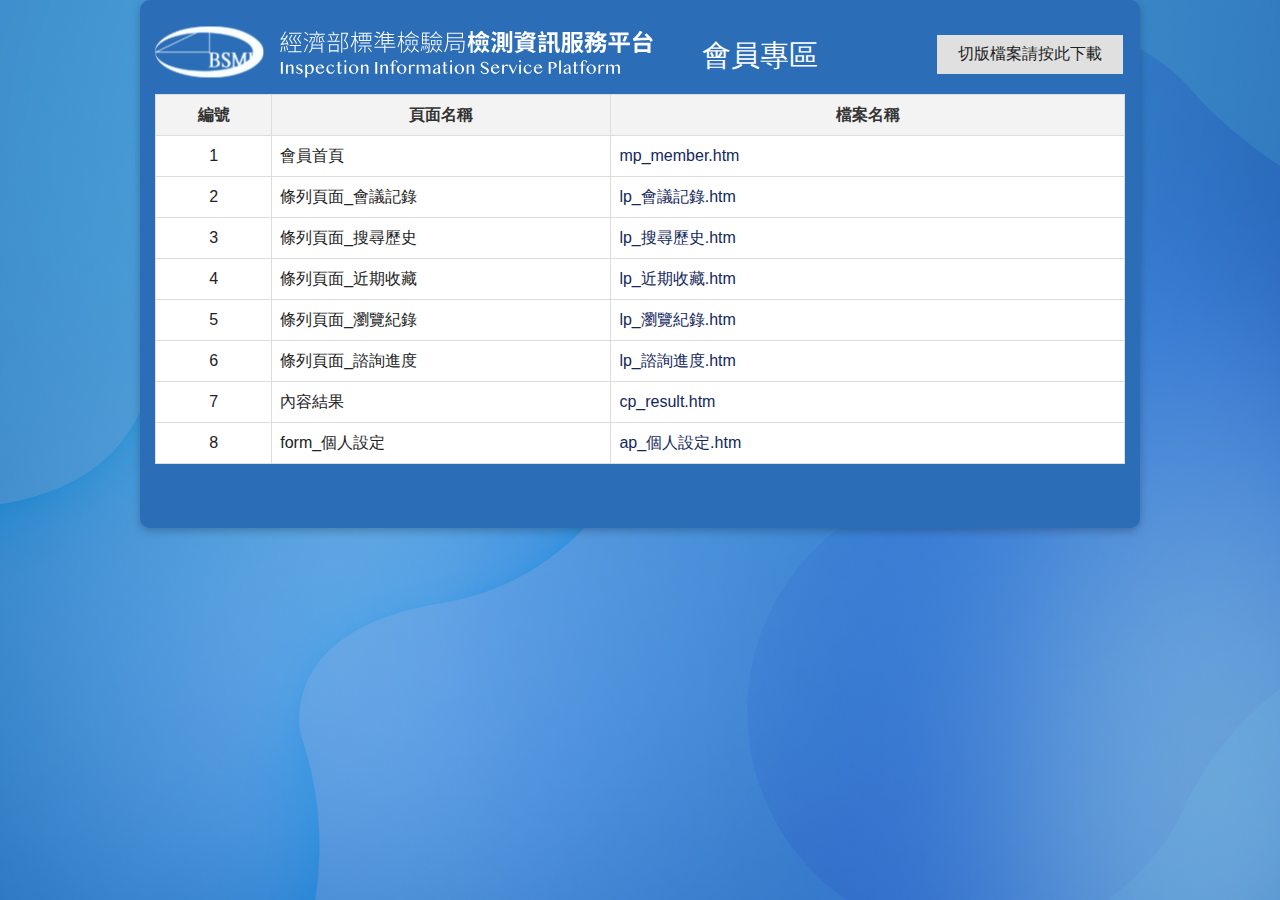
<file: index.htm>
<!doctype html>
<html lang="zh-Hant" class="no-js">

<head>
    <meta charset="utf-8">
    <meta http-equiv="X-UA-Compatible" content="IE=edge">
    <meta name="viewport" content="width=device-width, initial-scale=1">
    <title>單位名稱切版檔案</title>
    <!--[if lt IE 9]>
    <script src="js/html5shiv.js"></script>
    <script src="js/respond.min.js"></script>
    <![endif]-->
    <!-- hyUI -->
    <link rel="stylesheet" href="css/hyui.css">
    <style>
        .demo_wrap {
            max-width: 1000px;
            margin: 0em auto 1em;
            padding: 15px 15px 3em;
            clear: both;
            background: #2b6db7;
            border-radius: 10px;
            display: flex;
            flex-wrap: wrap;
            align-items: center;
            justify-content: flex-start;
            box-shadow: rgba(0, 0, 0, 0.24) 0px 3px 8px;
        }
        .demo_wrap h1 {
            flex: 1 1 auto;
            display: block;
            margin: 0px auto;
            max-width: 500px;
           
            margin-right: 1em
        }
        @media screen and (max-width:545px) {
            .demo_wrap h1 {
                max-width: 100%;
                float: none;
                text-align: center
            }
        }
        .demo_wrap h1 img {
            width: 500px
        }
        .title{
            color: #fff;
            display: block;
            padding: 15px ;
            font-size: 1.8em;
             flex: 1 1 auto;
        }
        .num {
            width: 12%
        }
        body {
            counter-reset: num
        }
        .table_wrapper{
            flex: 1 1 auto;
            flex-basis: 100%;
        }
        table {
            margin-bottom: 1em;
            background-color: #fff;
        }
        table caption {
            text-align: left;
            font-weight: bold;
            font-size: 1.25em;
            padding: .5em 0;
            color: #ff5050
        }
        tbody tr td:first-child:before {
            counter-increment: num;
            display: block;
            text-align: center;
            content: counters(num, ".") " "
        }
        tbody tr td:nth-child(2) {
            width: 35%
        }
        .btn_grp{
            text-align: right;
             flex: 0 0 auto;
             flex-basis: 150px;
        }
        @media screen and (max-width:545px) {
         .btn_grp{
            text-align: center;
        } 
    }
    </style>
</head>
<body>
    <div class="demo_wrap">
        <h1><img src="images/logo.svg" alt=""></h1>
        <div class="title">會員專區</div>
        <div class="btn_grp">
            <a href="https://github.com/HywebU00/2022_BSMI_iisp_member" class="btn">切版檔案請按此下載</a>
        </div>
        <hr>
        <div class="table_wrapper">
            <!-- hyUI 標準頁面 -->
            <table>
                <thead>
                    <tr>
                        <th class="num">編號</th>
                        <th>頁面名稱</th>
                        <th>檔案名稱</th>
                    </tr>
                </thead>
                <tbody>
                    <tr>
                        <td></td>
                        <td>會員首頁</td>
                        <!-- 連結放到a裡面就好 -->
                        <td><a href="mp_member.htm"></a></td>
                    </tr>
                     <tr>
                        <td></td>
                        <td>條列頁面_會議記錄</td>
                        <!-- 連結放到a裡面就好 -->
                        <td><a href="lp_會議記錄.htm"></a></td>
                    </tr>
                    <tr>
                        <td></td>
                        <td>條列頁面_搜尋歷史</td>
                        <!-- 連結放到a裡面就好 -->
                        <td><a href="lp_搜尋歷史.htm"></a></td>
                    </tr>
                    <tr>
                        <td></td>
                        <td>條列頁面_近期收藏</td>
                        <!-- 連結放到a裡面就好 -->
                        <td><a href="lp_近期收藏.htm"></a></td>
                    </tr>
                    <tr>
                        <td></td>
                        <td>條列頁面_瀏覽紀錄</td>
                        <!-- 連結放到a裡面就好 -->
                        <td><a href="lp_瀏覽紀錄.htm"></a></td>
                    </tr>
                    <tr>
                        <td></td>
                        <td>條列頁面_諮詢進度</td>
                        <!-- 連結放到a裡面就好 -->
                        <td><a href="lp_諮詢進度.htm"></a></td>
                    </tr>
                    <tr>
                        <td></td>
                        <td>內容結果</td>
                        <!-- 連結放到a裡面就好 -->
                        <td><a href="cp_result.htm"></a></td>
                    </tr>
                    <tr>
                        <td></td>
                        <td>form_個人設定</td>
                        <!-- 連結放到a裡面就好 -->
                        <td><a href="ap_個人設定.htm"></a></td>
                    </tr>
                </tbody>
            </table>
           
        </div>
    </div>
    <a href="javascript:;" class="scrollToTop" >回頁首</a>
    <script src="js/jquery-3.5.1.min.js"></script>
    <script src="vendor/jquery.easing.min.js"></script>
    <script src="js/hyui.js"></script>
    <script src="js/customize.js"></script>
    <script>
        $(function() {
            $('tbody').find('a').each(function(index, el) {
                var Link = $(this).attr('href');
                $(this).text(Link);
            });
        })
    </script>
</body>

</html>
</file>
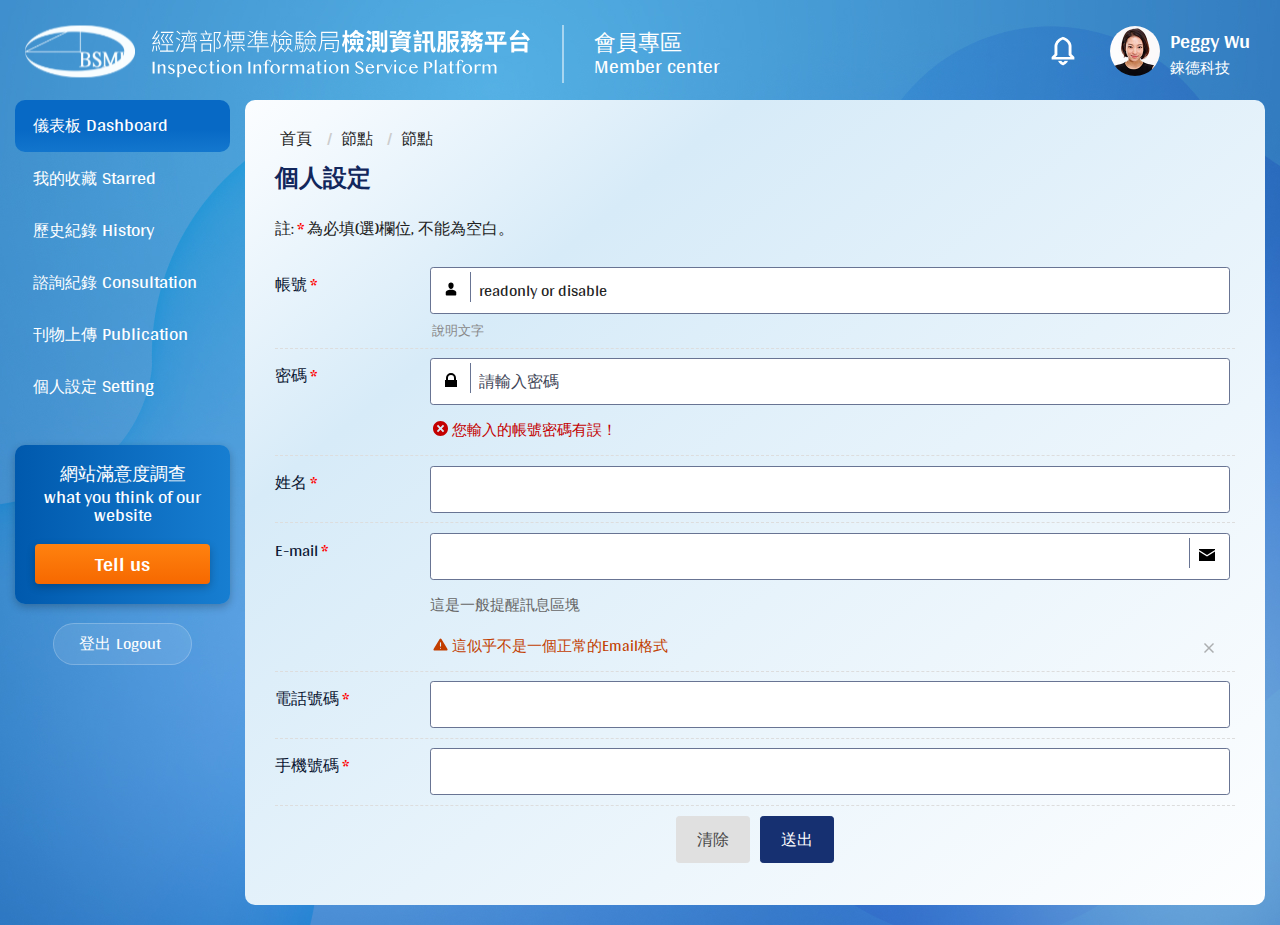
<file: ap_個人設定.htm>
<!doctype html>
<html lang="zh-Hant" class="no-js">

<head>
    <meta charset="utf-8">
    <meta http-equiv="X-UA-Compatible" content="IE=edge">
    <meta name="viewport" content="width=device-width, initial-scale=1">
    <title>經濟部標檢局檢測資訊服務平台</title>
    <!--HTML5 Shim and Respond.js IE8 support of HTML5 elements and media queries [if lt IE 9]>
        <script src="js/html5shiv.js"></script>
        <script src="js/respond.min.js"></script>
    <![endif]-->
    <!-- slick css-->
    <link rel="stylesheet" type="text/css" href="vendor/slick/slick.css" />
    <link rel="stylesheet" type="text/css" href="vendor/slick/slick-theme.css" />
    <!-- hyUI css -->
    <link rel="stylesheet" href="css/hyui.css">
    <!-- favicon -->
    <link href="images/favicon.png" rel="icon" type="image/x-icon">
    <!-- google font -->
    <link rel="preconnect" href="https://fonts.googleapis.com">
    <link rel="preconnect" href="https://fonts.gstatic.com" crossorigin>
    <link href="https://fonts.googleapis.com/css2?family=Arya:wght@400;700&display=swap" rel="stylesheet">
</head>

<body>
    <!-- 直接跳主內容區 -->
    <a class="goCenter" href="#center" tabindex="1">按Enter到主內容區</a>
    <!-- wrapper Start -->
    <div class="wrapper">
        <!-- header Start -->
        <header class="header">
            <div class="container">
                <a class="accesskey" href="#aU" id="aU" accesskey="U" title="網站標題" tabindex="2">:::</a>
                <div class="menu_btn"><a href="#"><span></span><span></span><span></span></a></div>
                <h1>
                    <a href="index.htm"><img src="images/logo.svg" alt="經濟部標檢局檢測資訊服務平台" /></a>
                </h1>
                <div class="header_member">
                    <div class="webname"> 會員專區<span>Member center</span>
                    </div>
                    <!-- 通知 -->
                    <div class="notification">
                        <div class="pic"><a href="#"><img src="images/notice.png" alt="新通知"></a>
                        </div>
                        <div class="notification_content">
                            <div class="title">新通知<span>Notification</span></div>
                            <ul>
                                <li><a href="#">您有<em>1</em>項報名活動即將舉行</a></li>
                                <li><a href="#">查看<em>1</em>則新的諮詢回應</a></li>
                            </ul>
                        </div>
                    </div>
                    <!-- 會員 -->
                    <div class="member_block">
                        <div class="member_btn"><img src="images/member_icon01.svg" alt="會員專區"> </div>
                        <div class="member_group">
                            <div class="pic"><img src="images/member_pic01.jpg" alt="會員照片"></div>
                            <div class="content">
                                <div class="name">Peggy Wu</div>
                                <div class="company">錸德科技</div>
                            </div>
                        </div>
                    </div>
                </div>
                <!-- noscript -->
                <noscript> 您的瀏覽器不支援JavaScript語法，JavaScript語法並不影響內容的陳述。您可使用按鍵盤上的Ctrl鍵+ (+)鍵放大/(-)鍵縮小來改變字型大小；回到上一頁可使用瀏覽器提供的 Alt+左方向鍵(←) 快速鍵功能；列印可使用瀏覽器提供的(Ctrl+P)功能。您的瀏覽器，不支援script語法，若您的瀏覽器無法支援請點選此超連結 <a href="#">網站導覽</a>
                </noscript>
            </div>
        </header>
        <!-- header End -->
        <!-- main Start -->
        <div id="center" class="main innerpage">
            <!-- 內頁新增一個classname-->
            <a class="accesskey" href="#aC" id="aC" accesskey="C" title="主要內容區">:::</a>
            <div class="container">
                <!-- 左側 -->
                <div class="left_block">
                    <div class="overlay"></div>
                    <div class="leftblock_group">
                        <div class="close"><a href="#"><img src="images/back_btn_icon.png" alt="關閉"></a></div>
                        <div class="leftblock_nodemenu">
                            <ul>
                                <li>
                                    <a href="#" class="active">儀表板<span>Dashboard</span></a>
                                </li>
                                <li>
                                    <a href="#">我的收藏<span>Starred</span></a>
                                </li>
                                <li>
                                    <a href="#">歷史紀錄<span>History</span></a>
                                </li>
                                <li>
                                    <a href="#">諮詢紀錄<span>Consultation</span></a>
                                </li>
                                <li>
                                    <a href="#">刊物上傳<span>Publication</span></a>
                                </li>
                                <li>
                                    <a href="#">個人設定<span>Setting</span></a>
                                </li>
                            </ul>
                        </div>
                        <!-- 網站滿意度調查 start-->
                        <div class="satisfaction_block">
                            <div class="title">網站滿意度調查<span>what you think of our website</span></div>
                            <div class="satisfaction_btn"><button type="button" class="orange_button">Tell us</button></div>
                        </div>
                        <!-- 網站滿意度調查 end-->
                        <div class="logout_btn"><a href="#">登出<span>Logout</span></a></div>
                    </div>
                </div>
                <!-- 主要內容區 -->
                <div class="center_block inpage">
                    <!-- breadcrumb路徑 -->
                    <div class="breadcrumb">
                        <ul>
                            <li><a href="#">首頁</a></li>
                            <li><a href="#">節點</a></li>
                            <li>節點</li>
                        </ul>
                    </div>
                    <!-- h2節點 -->
                    <h2 class="title">個人設定</h2>
                    <!-- AP Start -->
                    <section class="ap">
                         <p>註:<abbr class="necessary" title=“為必填(選)欄位,不能為空白。“>*</abbr>為必填(選)欄位, 不能為空白。</p>
                    <form action="">
                        <div class="flex-form form_grid">
                            <div class="form_grp">
                                <label for="username" class="form_title">帳號<abbr class="necessary" title="為必填(選)欄位,不能為空白。">*</abbr></label>
                                <div class="form_content">
                                    <div class="input-i">
                                        <i class="i_man"></i>
                                        <input type="text" id="username" value="readonly or disable" readonly="">
                                    </div>
                                    <div class="help">說明文字</div>
                                </div>
                            </div>
                            <div class="form_grp">
                                <label for="password" class="form_title">密碼<abbr class="necessary" title="為必填(選)欄位,不能為空白。">*</abbr></label>
                                <div class="form_content">
                                    <div class="input-i">
                                        <i class="i_lock"></i>
                                        <input name="password" type="password" placeholder="請輸入密碼">
                                    </div>
                                    <div class="notice_error">您輸入的帳號密碼有誤！</div>
                                </div>
                            </div>
                            <div class="form_grp">
                                <label for="name" class="form_title">姓名<abbr class="necessary" title="為必填(選)欄位,不能為空白。">*</abbr></label>
                                <div class="form_content">
                                    <input name="" id="name" type="text">
                                </div>
                            </div>
                            <div class="form_grp">
                                <label for="email" class="form_title">E-mail<abbr class="necessary" title="為必填(選)欄位,不能為空白。">*</abbr></label>
                                <div class="form_content">
                                    <div class="input-i">
                                        <input name="email" type="email" id="email">
                                        <i class="i_mail"></i>
                                    </div>
                                    <div class="notice">這是一般提醒訊息區塊</div>
                                    <div class="notice_warning">這似乎不是一個正常的Email格式 <a href="#" class="close"><img src="images/basic/icon_close.svg" alt="關閉"></a>
                                    </div>
                                </div>
                            </div>
                            <div class="form_grp">
                                <label for="phone" class="form_title">電話號碼<abbr class="necessary" title="為必填(選)欄位,不能為空白。">*</abbr></label>
                                <div class="form_content">
                                    <input name="phone" id="phone" type="tel">
                                </div>
                            </div>
                            <div class="form_grp">
                                <label for="phone" class="form_title">手機號碼<abbr class="necessary" title="為必填(選)欄位,不能為空白。">*</abbr></label>
                                <div class="form_content">
                                    <input name="phone" id="phone" type="tel">
                                </div>
                            </div>
                            <div class="btn_grp form_inline">
                                <button class="btn btn-reset">清除</button>
                                <button class="btn btn-submit">送出</button>
                            </div>
                        </div>
                    </form>
                    </section>
                    <!-- AP End -->
                </div>
            </div>
        </div>
    </div>
    <a href="javascript:;" class="scrollToTop">回頁首</a>
    <!-- JQ -->
    <script src="js/jquery-3.6.0.min.js"></script>
    <!-- 外掛 plugin js -->
    <script src="vendor/jquery.easing.min.js"></script>
    <!-- ease -->
    <script src="vendor/slick/slick.min.js "></script>
    <!-- slick -->
    <script src="vendor/slick/slick-lightbox.js "></script>
    <!-- slick lightbox -->
    <script src="vendor/lazyload/lazyload.js"></script>
    <!-- lazyload -->
    <script src="vendor/picturefill/picturefill.min.js" async></script>
    <!-- picturefill -->
    <script src="vendor/scrolltable/jquery.scroltable.min.js"></script>
    <!-- scrolltable -->
    <!-- 客製js -->
    <script src="js/customize.js"></script>
</body>

</html>
</file>
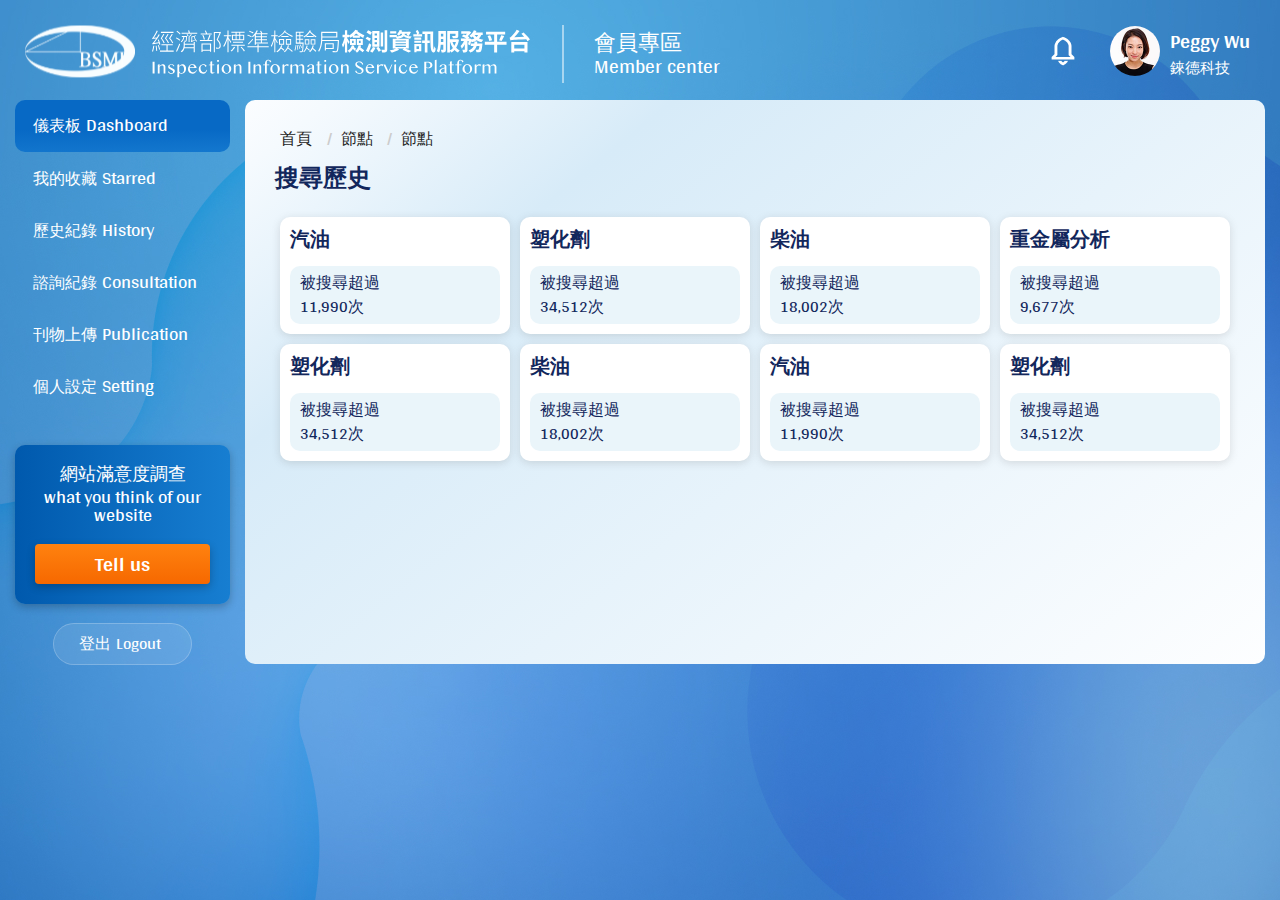
<file: lp_搜尋歷史.htm>
<!doctype html>
<html lang="zh-Hant" class="no-js">

<head>
    <meta charset="utf-8">
    <meta http-equiv="X-UA-Compatible" content="IE=edge">
    <meta name="viewport" content="width=device-width, initial-scale=1">
    <title>經濟部標檢局檢測資訊服務平台</title>
    <!--HTML5 Shim and Respond.js IE8 support of HTML5 elements and media queries [if lt IE 9]>
        <script src="js/html5shiv.js"></script>
        <script src="js/respond.min.js"></script>
    <![endif]-->
    <!-- slick css-->
    <link rel="stylesheet" type="text/css" href="vendor/slick/slick.css" />
    <link rel="stylesheet" type="text/css" href="vendor/slick/slick-theme.css" />
    <!-- hyUI css -->
    <link rel="stylesheet" href="css/hyui.css">
    <!-- favicon -->
    <link href="images/favicon.png" rel="icon" type="image/x-icon">
    <!-- google font -->
    <link rel="preconnect" href="https://fonts.googleapis.com">
    <link rel="preconnect" href="https://fonts.gstatic.com" crossorigin>
    <link href="https://fonts.googleapis.com/css2?family=Arya:wght@400;700&display=swap" rel="stylesheet">
</head>

<body>
    <!-- 直接跳主內容區 -->
    <a class="goCenter" href="#center" tabindex="1">按Enter到主內容區</a>
    <!-- wrapper Start -->
    <div class="wrapper">
        <!-- header Start -->
        <header class="header">
            <div class="container">
                <a class="accesskey" href="#aU" id="aU" accesskey="U" title="網站標題" tabindex="2">:::</a>
                <div class="menu_btn"><a href="#"><span></span><span></span><span></span></a></div>
                <h1>
                    <a href="index.htm"><img src="images/logo.svg" alt="經濟部標檢局檢測資訊服務平台" /></a>
                </h1>
                <div class="header_member">
                    <div class="webname"> 會員專區<span>Member center</span>
                    </div>
                    <!-- 通知 -->
                    <div class="notification">
                        <div class="pic"><a href="#"><img src="images/notice.png" alt="新通知"></a>
                        </div>
                        <div class="notification_content">
                            <div class="title">新通知<span>Notification</span></div>
                            <ul>
                                <li><a href="#">您有<em>1</em>項報名活動即將舉行</a></li>
                                <li><a href="#">查看<em>1</em>則新的諮詢回應</a></li>
                            </ul>
                        </div>
                    </div>
                    <!-- 會員 -->
                    <div class="member_block">
                        <div class="member_btn"><img src="images/member_icon01.svg" alt="會員專區"> </div>
                        <div class="member_group">
                            <div class="pic"><img src="images/member_pic01.jpg" alt="會員照片"></div>
                            <div class="content">
                                <div class="name">Peggy Wu</div>
                                <div class="company">錸德科技</div>
                            </div>
                        </div>
                    </div>
                </div>
                <!-- noscript -->
                <noscript> 您的瀏覽器不支援JavaScript語法，JavaScript語法並不影響內容的陳述。您可使用按鍵盤上的Ctrl鍵+ (+)鍵放大/(-)鍵縮小來改變字型大小；回到上一頁可使用瀏覽器提供的 Alt+左方向鍵(←) 快速鍵功能；列印可使用瀏覽器提供的(Ctrl+P)功能。您的瀏覽器，不支援script語法，若您的瀏覽器無法支援請點選此超連結 <a href="#">網站導覽</a>
                </noscript>
            </div>
        </header>
        <!-- header End -->
        <!-- main Start -->
        <div id="center" class="main innerpage">
            <!-- 內頁新增一個classname-->
            <a class="accesskey" href="#aC" id="aC" accesskey="C" title="主要內容區">:::</a>
            <div class="container">
                <!-- 左側 -->
                <div class="left_block">
                    <div class="overlay"></div>
                    <div class="leftblock_group">
                        <div class="close"><a href="#"><img src="images/back_btn_icon.png" alt="關閉"></a></div>
                        <div class="leftblock_nodemenu">
                            <ul>
                                <li>
                                    <a href="#" class="active">儀表板<span>Dashboard</span></a>
                                </li>
                                <li>
                                    <a href="#">我的收藏<span>Starred</span></a>
                                </li>
                                <li>
                                    <a href="#">歷史紀錄<span>History</span></a>
                                </li>
                                <li>
                                    <a href="#">諮詢紀錄<span>Consultation</span></a>
                                </li>
                                <li>
                                    <a href="#">刊物上傳<span>Publication</span></a>
                                </li>
                                <li>
                                    <a href="#">個人設定<span>Setting</span></a>
                                </li>
                            </ul>
                        </div>
                        <!-- 網站滿意度調查 start-->
                        <div class="satisfaction_block">
                            <div class="title">網站滿意度調查<span>what you think of our website</span></div>
                            <div class="satisfaction_btn"><button type="button" class="orange_button">Tell us</button></div>
                        </div>
                        <!-- 網站滿意度調查 end-->
                        <div class="logout_btn"><a href="#">登出<span>Logout</span></a></div>
                    </div>
                </div>
                <!-- 主要內容區 -->
                <div class="center_block inpage">
                    <!-- breadcrumb路徑 -->
                    <div class="breadcrumb">
                        <ul>
                            <li><a href="#">首頁</a></li>
                            <li><a href="#">節點</a></li>
                            <li>節點</li>
                        </ul>
                    </div>
                    <!-- h2節點 -->
                    <h2 class="title">搜尋歷史</h2>
                    <!-- LP Start -->
                    <section class="lp">
                        <div class="history_group_list">
                            <ul>
                                <li><a href="#">
                                        <div class="element_name">汽油</div>
                                        <div class="frequency">被搜尋超過<span>11,990次</span></div>
                                    </a>
                                </li>
                                <li><a href="#">
                                        <div class="element_name">塑化劑</div>
                                        <div class="frequency">被搜尋超過<span>34,512次</span></div>
                                    </a>
                                </li>
                                <li><a href="#">
                                        <div class="element_name">柴油</div>
                                        <div class="frequency">被搜尋超過<span>18,002次</span></div>
                                    </a>
                                </li>
                                <li><a href="#">
                                        <div class="element_name">重金屬分析</div>
                                        <div class="frequency">被搜尋超過<span>9,677次</span></div>
                                    </a>
                                </li>
                                <li><a href="#">
                                        <div class="element_name">塑化劑</div>
                                        <div class="frequency">被搜尋超過<span>34,512次</span></div>
                                    </a>
                                </li>
                                <li><a href="#">
                                        <div class="element_name">柴油</div>
                                        <div class="frequency">被搜尋超過<span>18,002次</span></div>
                                    </a>
                                </li>
                                <li><a href="#">
                                        <div class="element_name">汽油</div>
                                        <div class="frequency">被搜尋超過<span>11,990次</span></div>
                                    </a>
                                </li>
                                <li><a href="#">
                                        <div class="element_name">塑化劑</div>
                                        <div class="frequency">被搜尋超過<span>34,512次</span></div>
                                    </a>
                                </li>
                            </ul>
                        </div>
                    </section>
                    <!-- LP End -->
                </div>
            </div>
        </div>
    </div>
    <a href="javascript:;" class="scrollToTop">回頁首</a>
    <!-- JQ -->
    <script src="js/jquery-3.6.0.min.js"></script>
    <!-- 外掛 plugin js -->
    <script src="vendor/jquery.easing.min.js"></script>
    <!-- ease -->
    <script src="vendor/slick/slick.min.js "></script>
    <!-- slick -->
    <script src="vendor/slick/slick-lightbox.js "></script>
    <!-- slick lightbox -->
    <script src="vendor/lazyload/lazyload.js"></script>
    <!-- lazyload -->
    <script src="vendor/picturefill/picturefill.min.js" async></script>
    <!-- picturefill -->
    <script src="vendor/scrolltable/jquery.scroltable.min.js"></script>
    <!-- scrolltable -->
    <!-- 客製js -->
    <script src="js/customize.js"></script>
</body>

</html>
</file>
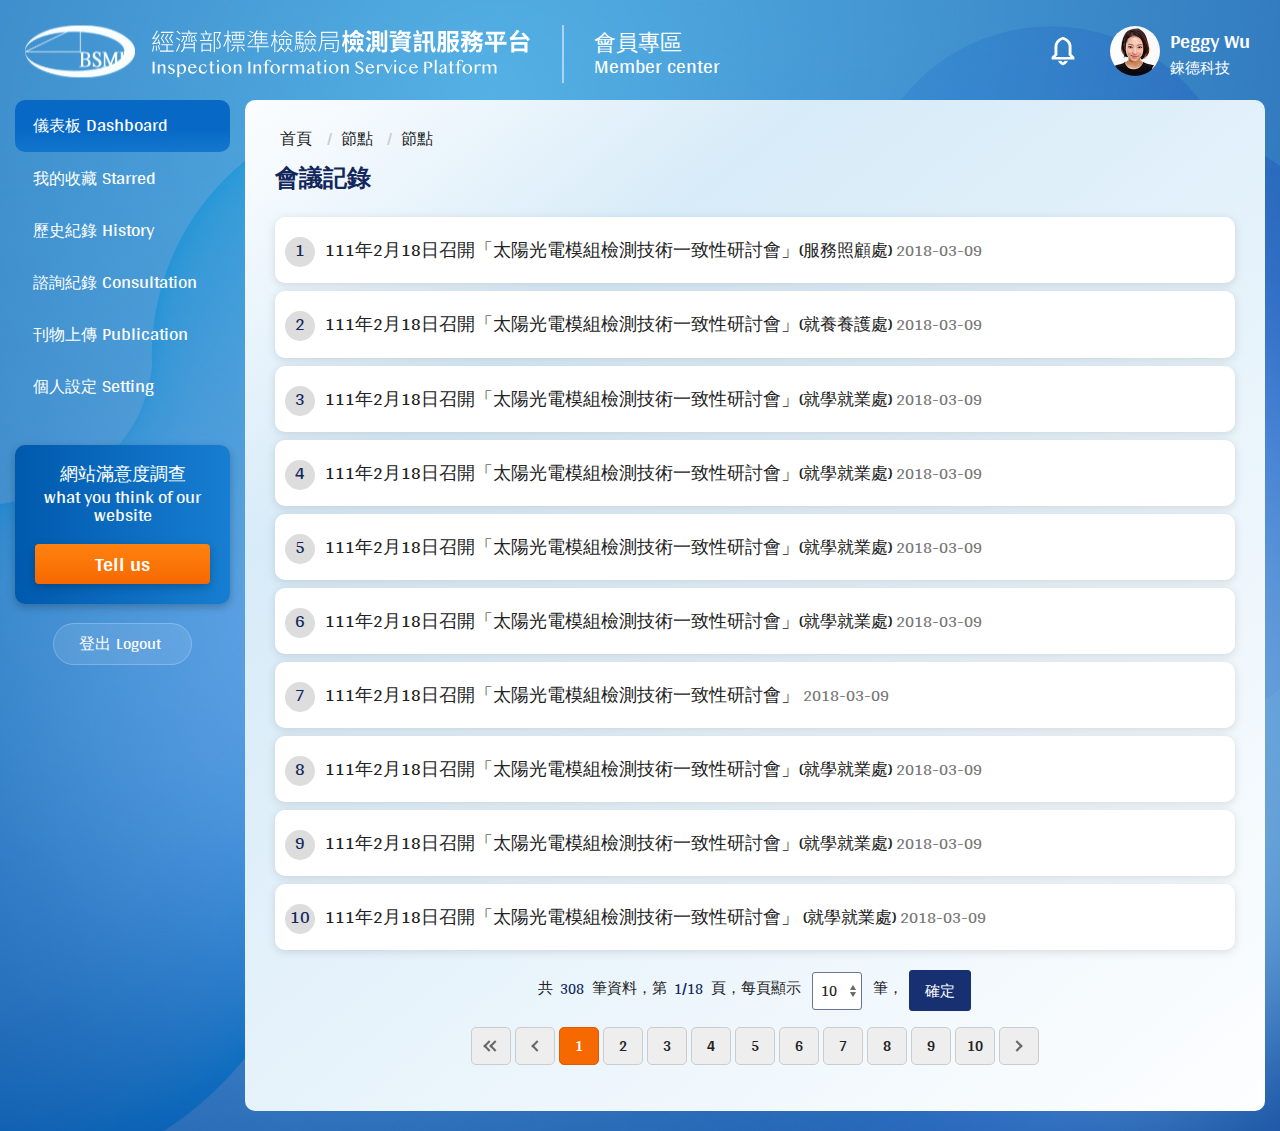
<file: lp_會議記錄.htm>
<!doctype html>
<html lang="zh-Hant" class="no-js">

<head>
    <meta charset="utf-8">
    <meta http-equiv="X-UA-Compatible" content="IE=edge">
    <meta name="viewport" content="width=device-width, initial-scale=1">
    <title>經濟部標檢局檢測資訊服務平台</title>
    <!--HTML5 Shim and Respond.js IE8 support of HTML5 elements and media queries [if lt IE 9]>
        <script src="js/html5shiv.js"></script>
        <script src="js/respond.min.js"></script>
    <![endif]-->
    <!-- slick css-->
    <link rel="stylesheet" type="text/css" href="vendor/slick/slick.css" />
    <link rel="stylesheet" type="text/css" href="vendor/slick/slick-theme.css" />
    <!-- hyUI css -->
    <link rel="stylesheet" href="css/hyui.css">
    <!-- favicon -->
    <link href="images/favicon.png" rel="icon" type="image/x-icon">
    <!-- google font -->
    <link rel="preconnect" href="https://fonts.googleapis.com">
    <link rel="preconnect" href="https://fonts.gstatic.com" crossorigin>
    <link href="https://fonts.googleapis.com/css2?family=Arya:wght@400;700&display=swap" rel="stylesheet">
</head>

<body>
    <!-- 直接跳主內容區 -->
    <a class="goCenter" href="#center" tabindex="1">按Enter到主內容區</a>
    <!-- wrapper Start -->
    <div class="wrapper">
        <!-- header Start -->
        <header class="header">
            <div class="container">
                <a class="accesskey" href="#aU" id="aU" accesskey="U" title="網站標題" tabindex="2">:::</a>
                <div class="menu_btn"><a href="#"><span></span><span></span><span></span></a></div>
                <h1>
                    <a href="index.htm"><img src="images/logo.svg" alt="經濟部標檢局檢測資訊服務平台" /></a>
                </h1>
                <div class="header_member">
                    <div class="webname"> 會員專區<span>Member center</span>
                    </div>
                    <!-- 通知 -->
                    <div class="notification">
                        <div class="pic"><a href="#"><img src="images/notice.png" alt="新通知"></a>
                        </div>
                        <div class="notification_content">
                            <div class="title">新通知<span>Notification</span></div>
                            <ul>
                                <li><a href="#">您有<em>1</em>項報名活動即將舉行</a></li>
                                <li><a href="#">查看<em>1</em>則新的諮詢回應</a></li>
                            </ul>
                        </div>
                    </div>
                    <!-- 會員 -->
                    <div class="member_block">
                        <div class="member_btn"><img src="images/member_icon01.svg" alt="會員專區"> </div>
                        <div class="member_group">
                            <div class="pic"><img src="images/member_pic01.jpg" alt="會員照片"></div>
                            <div class="content">
                                <div class="name">Peggy Wu</div>
                                <div class="company">錸德科技</div>
                            </div>
                        </div>
                    </div>
                </div>
                <!-- noscript -->
                <noscript> 您的瀏覽器不支援JavaScript語法，JavaScript語法並不影響內容的陳述。您可使用按鍵盤上的Ctrl鍵+ (+)鍵放大/(-)鍵縮小來改變字型大小；回到上一頁可使用瀏覽器提供的 Alt+左方向鍵(←) 快速鍵功能；列印可使用瀏覽器提供的(Ctrl+P)功能。您的瀏覽器，不支援script語法，若您的瀏覽器無法支援請點選此超連結 <a href="#">網站導覽</a>
                </noscript>
            </div>
        </header>
        <!-- header End -->
        <!-- main Start -->
        <div id="center" class="main innerpage">
            <!-- 內頁新增一個classname-->
            <a class="accesskey" href="#aC" id="aC" accesskey="C" title="主要內容區">:::</a>
            <div class="container">
                <!-- 左側 -->
                <div class="left_block">
                    <div class="overlay"></div>
                    <div class="leftblock_group">
                        <div class="close"><a href="#"><img src="images/back_btn_icon.png" alt="關閉"></a></div>
                        <div class="leftblock_nodemenu">
                            <ul>
                                <li>
                                    <a href="#" class="active">儀表板<span>Dashboard</span></a>
                                </li>
                                <li>
                                    <a href="#">我的收藏<span>Starred</span></a>
                                </li>
                                <li>
                                    <a href="#">歷史紀錄<span>History</span></a>
                                </li>
                                <li>
                                    <a href="#">諮詢紀錄<span>Consultation</span></a>
                                </li>
                                <li>
                                    <a href="#">刊物上傳<span>Publication</span></a>
                                </li>
                                <li>
                                    <a href="#">個人設定<span>Setting</span></a>
                                </li>
                            </ul>
                        </div>
                        <!-- 網站滿意度調查 start-->
                        <div class="satisfaction_block">
                            <div class="title">網站滿意度調查<span>what you think of our website</span></div>
                            <div class="satisfaction_btn"><button type="button" class="orange_button">Tell us</button></div>
                        </div>
                        <!-- 網站滿意度調查 end-->
                        <div class="logout_btn"><a href="#">登出<span>Logout</span></a></div>
                    </div>
                </div>
                <!-- 主要內容區 -->
                <div class="center_block inpage">
                    <!-- breadcrumb路徑 -->
                    <div class="breadcrumb">
                        <ul>
                            <li><a href="#">首頁</a></li>
                            <li><a href="#">節點</a></li>
                            <li>節點</li>
                        </ul>
                    </div>
                    <!-- h2節點 -->
                    <h2 class="title">會議記錄</h2>
                    <!-- LP Start -->
                    <section class="lp">
                        <!-- 文字列表 -->
                        <div class="list">
                            <ul>
                                <li>
                                    <a href="#">
                                        <span class="num">1</span> 111年2月18日召開「太陽光電模組檢測技術一致性研討會」<span class="dept">(服務照顧處)</span>
                                        <time>2018-03-09</time>
                                    </a>
                                </li>
                                <li>
                                    <a href="#">
                                        <span class="num">2</span> 111年2月18日召開「太陽光電模組檢測技術一致性研討會」<span class="dept"> (就養養護處)</span>
                                        <time>2018-03-09</time>
                                    </a>
                                </li>
                                <li>
                                    <a href="#">
                                        <span class="num">3</span> 111年2月18日召開「太陽光電模組檢測技術一致性研討會」<span class="dept"> (就學就業處)</span>
                                        <time>2018-03-09</time>
                                    </a>
                                </li>
                                <li>
                                    <a href="#">
                                        <span class="num">4</span> 111年2月18日召開「太陽光電模組檢測技術一致性研討會」<span class="dept">(就學就業處)</span>
                                        <time>2018-03-09</time>
                                    </a>
                                </li>
                                <li>
                                    <a href="#">
                                        <span class="num">5</span> 111年2月18日召開「太陽光電模組檢測技術一致性研討會」<span class="dept">(就學就業處)</span>
                                        <time>2018-03-09</time>
                                    </a>
                                </li>
                                <li>
                                    <a href="#">
                                        <span class="num">6</span>111年2月18日召開「太陽光電模組檢測技術一致性研討會」<span class="dept">(就學就業處)</span>
                                        <time>2018-03-09</time>
                                    </a>
                                </li>
                                <li>
                                    <a href="#">
                                        <span class="num">7</span> 111年2月18日召開「太陽光電模組檢測技術一致性研討會」</span>
                                        <time>2018-03-09</time>
                                    </a>
                                </li>
                                <li>
                                    <a href="#">
                                        <span class="num">8</span> 111年2月18日召開「太陽光電模組檢測技術一致性研討會」<span class="dept">(就學就業處)</span>
                                        <time>2018-03-09</time>
                                    </a>
                                </li>
                                <li>
                                    <a href="#">
                                        <span class="num">9</span> 111年2月18日召開「太陽光電模組檢測技術一致性研討會」<span class="dept">(就學就業處)</span>
                                        <time>2018-03-09</time>
                                    </a>
                                </li>
                                <li>
                                    <a href="#">
                                        <span class="num">10</span> 111年2月18日召開「太陽光電模組檢測技術一致性研討會」 <span class="dept">(就學就業處)</span>
                                        <time>2018-03-09</time>
                                    </a>
                                </li>
                            </ul>
                        </div>
                    </section>
                    <!-- LP End -->
                    <!-- Pagination -->
                    <div class="pagination">
                        <form action="">
                            <div class="form_inline">
                                <div class="total"> 共<span>308</span>筆資料，第<span>1/18</span>頁，每頁顯示 <select name="" id="" aria-label="每頁顯示">
                                        <option value="">10</option>
                                        <option value="">20</option>
                                        <option value="">30</option>
                                        <option value="">40</option>
                                    </select> 筆， <input type="button" value="確定" class="btn btn-submit">
                                </div>
                            </div>
                        </form>
                        <ul class="page">
                            <li class="first"><a href="#" title="第一頁">第一頁 </a></li>
                            <li class="prev"><a href="#" title="回上一頁">回上一頁 </a></li>
                            <li class="active"><a href="#">1</a></li>
                            <li><a href="#">2</a></li>
                            <li><a href="#">3</a></li>
                            <li><a href="#">4</a></li>
                            <li><a href="#">5</a></li>
                            <li><a href="#">6</a></li>
                            <li><a href="#">7</a></li>
                            <li><a href="#">8</a></li>
                            <li><a href="#">9</a></li>
                            <li><a href="#">10</a></li>
                            <li class="next"><a href="#" title="下一頁">下一頁 </a></li>
                        </ul>
                    </div>
                </div>
            </div>
        </div>
    </div>
    <a href="javascript:;" class="scrollToTop">回頁首</a>
    <!-- JQ -->
    <script src="js/jquery-3.6.0.min.js"></script>
    <!-- 外掛 plugin js -->
    <script src="vendor/jquery.easing.min.js"></script>
    <!-- ease -->
    <script src="vendor/slick/slick.min.js "></script>
    <!-- slick -->
    <script src="vendor/slick/slick-lightbox.js "></script>
    <!-- slick lightbox -->
    <script src="vendor/lazyload/lazyload.js"></script>
    <!-- lazyload -->
    <script src="vendor/picturefill/picturefill.min.js" async></script>
    <!-- picturefill -->
    <script src="vendor/scrolltable/jquery.scroltable.min.js"></script>
    <!-- scrolltable -->
    <!-- 客製js -->
    <script src="js/customize.js"></script>
</body>

</html>
</file>
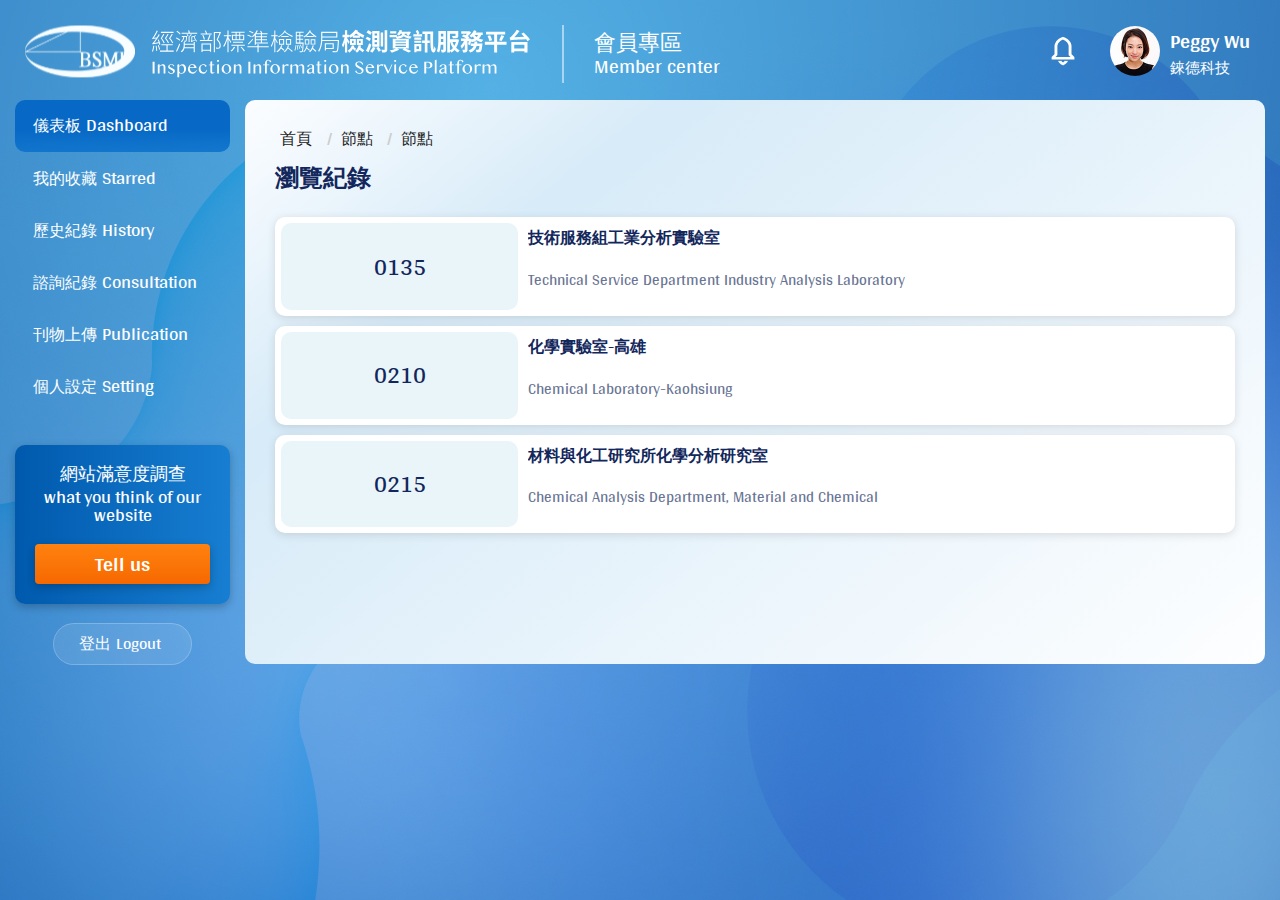
<file: lp_瀏覽紀錄.htm>
<!doctype html>
<html lang="zh-Hant" class="no-js">

<head>
    <meta charset="utf-8">
    <meta http-equiv="X-UA-Compatible" content="IE=edge">
    <meta name="viewport" content="width=device-width, initial-scale=1">
    <title>經濟部標檢局檢測資訊服務平台</title>
    <!--HTML5 Shim and Respond.js IE8 support of HTML5 elements and media queries [if lt IE 9]>
        <script src="js/html5shiv.js"></script>
        <script src="js/respond.min.js"></script>
    <![endif]-->
    <!-- slick css-->
    <link rel="stylesheet" type="text/css" href="vendor/slick/slick.css" />
    <link rel="stylesheet" type="text/css" href="vendor/slick/slick-theme.css" />
    <!-- hyUI css -->
    <link rel="stylesheet" href="css/hyui.css">
    <!-- favicon -->
    <link href="images/favicon.png" rel="icon" type="image/x-icon">
    <!-- google font -->
    <link rel="preconnect" href="https://fonts.googleapis.com">
    <link rel="preconnect" href="https://fonts.gstatic.com" crossorigin>
    <link href="https://fonts.googleapis.com/css2?family=Arya:wght@400;700&display=swap" rel="stylesheet">
</head>

<body>
    <!-- 直接跳主內容區 -->
    <a class="goCenter" href="#center" tabindex="1">按Enter到主內容區</a>
    <!-- wrapper Start -->
    <div class="wrapper">
        <!-- header Start -->
        <header class="header">
            <div class="container">
                <a class="accesskey" href="#aU" id="aU" accesskey="U" title="網站標題" tabindex="2">:::</a>
                <div class="menu_btn"><a href="#"><span></span><span></span><span></span></a></div>
                <h1>
                    <a href="index.htm"><img src="images/logo.svg" alt="經濟部標檢局檢測資訊服務平台" /></a>
                </h1>
                <div class="header_member">
                    <div class="webname"> 會員專區<span>Member center</span>
                    </div>
                    <!-- 通知 -->
                    <div class="notification">
                        <div class="pic"><a href="#"><img src="images/notice.png" alt="新通知"></a>
                        </div>
                        <div class="notification_content">
                            <div class="title">新通知<span>Notification</span></div>
                            <ul>
                                <li><a href="#">您有<em>1</em>項報名活動即將舉行</a></li>
                                <li><a href="#">查看<em>1</em>則新的諮詢回應</a></li>
                            </ul>
                        </div>
                    </div>
                    <!-- 會員 -->
                    <div class="member_block">
                        <div class="member_btn"><img src="images/member_icon01.svg" alt="會員專區"> </div>
                        <div class="member_group">
                            <div class="pic"><img src="images/member_pic01.jpg" alt="會員照片"></div>
                            <div class="content">
                                <div class="name">Peggy Wu</div>
                                <div class="company">錸德科技</div>
                            </div>
                        </div>
                    </div>
                </div>
                <!-- noscript -->
                <noscript> 您的瀏覽器不支援JavaScript語法，JavaScript語法並不影響內容的陳述。您可使用按鍵盤上的Ctrl鍵+ (+)鍵放大/(-)鍵縮小來改變字型大小；回到上一頁可使用瀏覽器提供的 Alt+左方向鍵(←) 快速鍵功能；列印可使用瀏覽器提供的(Ctrl+P)功能。您的瀏覽器，不支援script語法，若您的瀏覽器無法支援請點選此超連結 <a href="#">網站導覽</a>
                </noscript>
            </div>
        </header>
        <!-- header End -->
        <!-- main Start -->
        <div id="center" class="main innerpage">
            <!-- 內頁新增一個classname-->
            <a class="accesskey" href="#aC" id="aC" accesskey="C" title="主要內容區">:::</a>
            <div class="container">
                <!-- 左側 -->
                <div class="left_block">
                    <div class="overlay"></div>
                    <div class="leftblock_group">
                        <div class="close"><a href="#"><img src="images/back_btn_icon.png" alt="關閉"></a></div>
                        <div class="leftblock_nodemenu">
                            <ul>
                                <li>
                                    <a href="#" class="active">儀表板<span>Dashboard</span></a>
                                </li>
                                <li>
                                    <a href="#">我的收藏<span>Starred</span></a>
                                </li>
                                <li>
                                    <a href="#">歷史紀錄<span>History</span></a>
                                </li>
                                <li>
                                    <a href="#">諮詢紀錄<span>Consultation</span></a>
                                </li>
                                <li>
                                    <a href="#">刊物上傳<span>Publication</span></a>
                                </li>
                                <li>
                                    <a href="#">個人設定<span>Setting</span></a>
                                </li>
                            </ul>
                        </div>
                        <!-- 網站滿意度調查 start-->
                        <div class="satisfaction_block">
                            <div class="title">網站滿意度調查<span>what you think of our website</span></div>
                            <div class="satisfaction_btn"><button type="button" class="orange_button">Tell us</button></div>
                        </div>
                        <!-- 網站滿意度調查 end-->
                        <div class="logout_btn"><a href="#">登出<span>Logout</span></a></div>
                    </div>
                </div>
                <!-- 主要內容區 -->
                <div class="center_block inpage">
                    <!-- breadcrumb路徑 -->
                    <div class="breadcrumb">
                        <ul>
                            <li><a href="#">首頁</a></li>
                            <li><a href="#">節點</a></li>
                            <li>節點</li>
                        </ul>
                    </div>
                    <!-- h2節點 -->
                    <h2 class="title">瀏覽紀錄</h2>
                    <!-- LP Start -->
                    <section class="lp">
                        <!-- 瀏覽紀錄 start-->
                        <div class="browsing_content_inpage">
                            <ul>
                                <li><a href="#">
                                        <div class="number">0135</div>
                                        <div class="content">
                                            <div class="subtitle">技術服務組工業分析實驗室</div>
                                            <div class="subtitle_e">Technical Service Department Industry Analysis Laboratory </div>
                                        </div>
                                    </a>
                                </li>
                                <li><a href="#">
                                        <div class="number">0210</div>
                                        <div class="content">
                                            <div class="subtitle">化學實驗室-高雄</div>
                                            <div class="subtitle_e">Chemical Laboratory-Kaohsiung</div>
                                        </div>
                                    </a>
                                </li>
                                <li><a href="#">
                                        <div class="number">0215</div>
                                        <div class="content">
                                            <div class="subtitle">材料與化工研究所化學分析研究室</div>
                                            <div class="subtitle_e">Chemical Analysis Department, Material and Chemical</div>
                                        </div>
                                    </a>
                                </li>
                            </ul>
                        </div>
                        <!-- 瀏覽紀錄 end-->
                    </section>
                    <!-- LP End -->
                </div>
            </div>
        </div>
    </div>
    <a href="javascript:;" class="scrollToTop">回頁首</a>
    <!-- JQ -->
    <script src="js/jquery-3.6.0.min.js"></script>
    <!-- 外掛 plugin js -->
    <script src="vendor/jquery.easing.min.js"></script>
    <!-- ease -->
    <script src="vendor/slick/slick.min.js "></script>
    <!-- slick -->
    <script src="vendor/slick/slick-lightbox.js "></script>
    <!-- slick lightbox -->
    <script src="vendor/lazyload/lazyload.js"></script>
    <!-- lazyload -->
    <script src="vendor/picturefill/picturefill.min.js" async></script>
    <!-- picturefill -->
    <script src="vendor/scrolltable/jquery.scroltable.min.js"></script>
    <!-- scrolltable -->
    <!-- 客製js -->
    <script src="js/customize.js"></script>
</body>

</html>
</file>
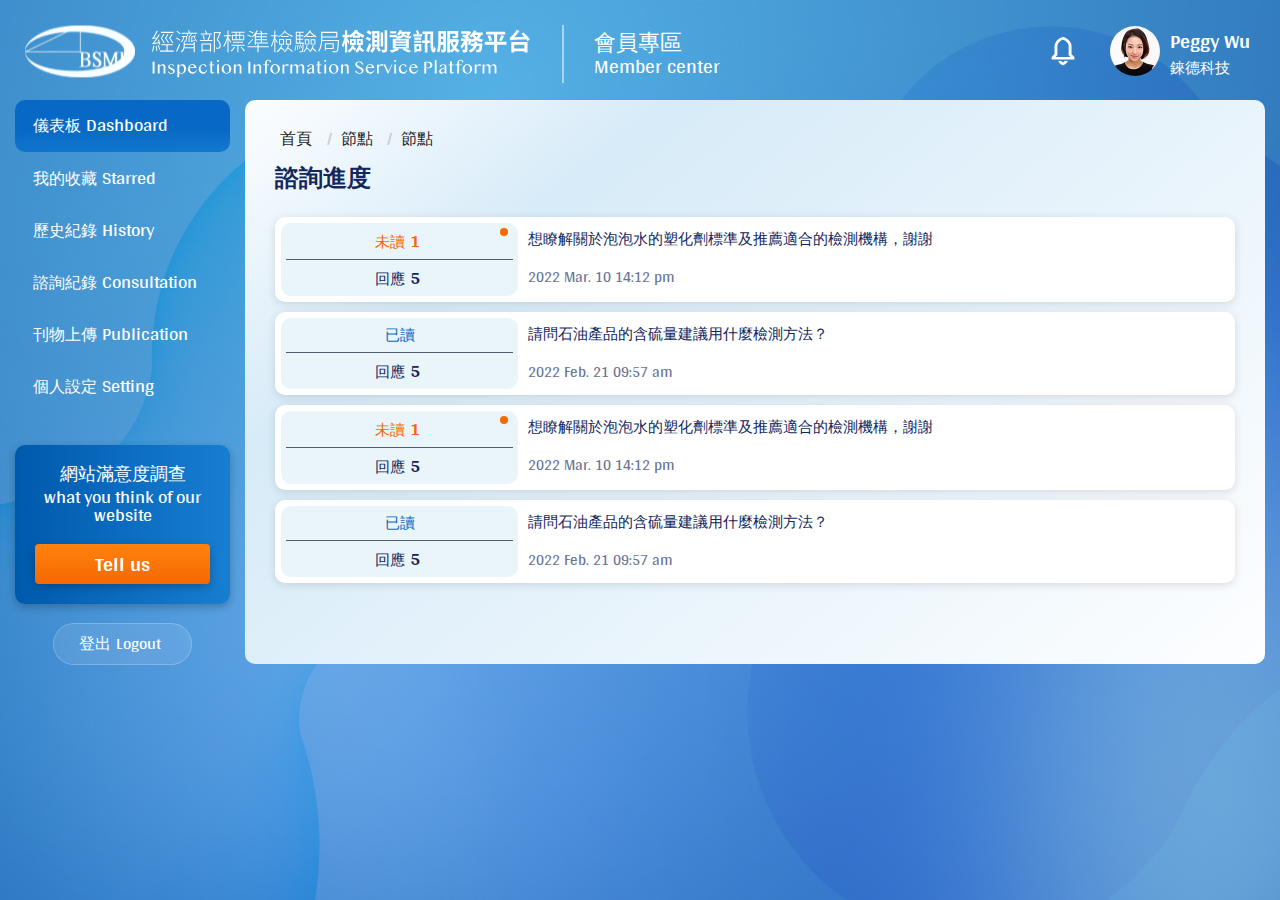
<file: lp_諮詢進度.htm>
<!doctype html>
<html lang="zh-Hant" class="no-js">

<head>
    <meta charset="utf-8">
    <meta http-equiv="X-UA-Compatible" content="IE=edge">
    <meta name="viewport" content="width=device-width, initial-scale=1">
    <title>經濟部標檢局檢測資訊服務平台</title>
    <!--HTML5 Shim and Respond.js IE8 support of HTML5 elements and media queries [if lt IE 9]>
        <script src="js/html5shiv.js"></script>
        <script src="js/respond.min.js"></script>
    <![endif]-->
    <!-- slick css-->
    <link rel="stylesheet" type="text/css" href="vendor/slick/slick.css" />
    <link rel="stylesheet" type="text/css" href="vendor/slick/slick-theme.css" />
    <!-- hyUI css -->
    <link rel="stylesheet" href="css/hyui.css">
    <!-- favicon -->
    <link href="images/favicon.png" rel="icon" type="image/x-icon">
    <!-- google font -->
    <link rel="preconnect" href="https://fonts.googleapis.com">
    <link rel="preconnect" href="https://fonts.gstatic.com" crossorigin>
    <link href="https://fonts.googleapis.com/css2?family=Arya:wght@400;700&display=swap" rel="stylesheet">
</head>

<body>
    <!-- 直接跳主內容區 -->
    <a class="goCenter" href="#center" tabindex="1">按Enter到主內容區</a>
    <!-- wrapper Start -->
    <div class="wrapper">
        <!-- header Start -->
        <header class="header">
            <div class="container">
                <a class="accesskey" href="#aU" id="aU" accesskey="U" title="網站標題" tabindex="2">:::</a>
                <div class="menu_btn"><a href="#"><span></span><span></span><span></span></a></div>
                <h1>
                    <a href="index.htm"><img src="images/logo.svg" alt="經濟部標檢局檢測資訊服務平台" /></a>
                </h1>
                <div class="header_member">
                    <div class="webname"> 會員專區<span>Member center</span>
                    </div>
                    <!-- 通知 -->
                    <div class="notification">
                        <div class="pic"><a href="#"><img src="images/notice.png" alt="新通知"></a>
                        </div>
                        <div class="notification_content">
                            <div class="title">新通知<span>Notification</span></div>
                            <ul>
                                <li><a href="#">您有<em>1</em>項報名活動即將舉行</a></li>
                                <li><a href="#">查看<em>1</em>則新的諮詢回應</a></li>
                            </ul>
                        </div>
                    </div>
                    <!-- 會員 -->
                    <div class="member_block">
                        <div class="member_btn"><img src="images/member_icon01.svg" alt="會員專區"> </div>
                        <div class="member_group">
                            <div class="pic"><img src="images/member_pic01.jpg" alt="會員照片"></div>
                            <div class="content">
                                <div class="name">Peggy Wu</div>
                                <div class="company">錸德科技</div>
                            </div>
                        </div>
                    </div>
                </div>
                <!-- noscript -->
                <noscript> 您的瀏覽器不支援JavaScript語法，JavaScript語法並不影響內容的陳述。您可使用按鍵盤上的Ctrl鍵+ (+)鍵放大/(-)鍵縮小來改變字型大小；回到上一頁可使用瀏覽器提供的 Alt+左方向鍵(←) 快速鍵功能；列印可使用瀏覽器提供的(Ctrl+P)功能。您的瀏覽器，不支援script語法，若您的瀏覽器無法支援請點選此超連結 <a href="#">網站導覽</a>
                </noscript>
            </div>
        </header>
        <!-- header End -->
        <!-- main Start -->
        <div id="center" class="main innerpage">
            <!-- 內頁新增一個classname-->
            <a class="accesskey" href="#aC" id="aC" accesskey="C" title="主要內容區">:::</a>
            <div class="container">
                <!-- 左側 -->
                <div class="left_block">
                    <div class="overlay"></div>
                    <div class="leftblock_group">
                        <div class="close"><a href="#"><img src="images/back_btn_icon.png" alt="關閉"></a></div>
                        <div class="leftblock_nodemenu">
                            <ul>
                                <li>
                                    <a href="#" class="active">儀表板<span>Dashboard</span></a>
                                </li>
                                <li>
                                    <a href="#">我的收藏<span>Starred</span></a>
                                </li>
                                <li>
                                    <a href="#">歷史紀錄<span>History</span></a>
                                </li>
                                <li>
                                    <a href="#">諮詢紀錄<span>Consultation</span></a>
                                </li>
                                <li>
                                    <a href="#">刊物上傳<span>Publication</span></a>
                                </li>
                                <li>
                                    <a href="#">個人設定<span>Setting</span></a>
                                </li>
                            </ul>
                        </div>
                        <!-- 網站滿意度調查 start-->
                        <div class="satisfaction_block">
                            <div class="title">網站滿意度調查<span>what you think of our website</span></div>
                            <div class="satisfaction_btn"><button type="button" class="orange_button">Tell us</button></div>
                        </div>
                        <!-- 網站滿意度調查 end-->
                        <div class="logout_btn"><a href="#">登出<span>Logout</span></a></div>
                    </div>
                </div>
                <!-- 主要內容區 -->
                <div class="center_block inpage">
                    <!-- breadcrumb路徑 -->
                    <div class="breadcrumb">
                        <ul>
                            <li><a href="#">首頁</a></li>
                            <li><a href="#">節點</a></li>
                            <li>節點</li>
                        </ul>
                    </div>
                    <!-- h2節點 -->
                    <h2 class="title">諮詢進度</h2>
                    <!-- LP Start -->
                    <section class="lp">
                        <!-- 諮詢進度 start -->
                        <div class="consultation_content_inpage">
                            <ul>
                                <li>
                                    <a href="#" class="consultation_01">
                                        <div class="progress_group">
                                            <div class="unread">未讀<em>1</em></div>
                                            <div class="respond">回應<em>5</em></div>
                                        </div>
                                        <div class="content">
                                            <div class="question">想瞭解關於泡泡水的塑化劑標準及推薦適合的檢測機構，謝謝</div>
                                            <div class="time">2022 Mar. 10 14:12 pm</div>
                                        </div>
                                    </a>
                                </li>
                                <li>
                                    <a href="#">
                                        <div class="progress_group">
                                            <div class="have_read">已讀</div>
                                            <div class="respond">回應<em>5</em></div>
                                        </div>
                                        <div class="content">
                                            <div class="question">請問石油產品的含硫量建議用什麼檢測方法？</div>
                                            <div class="time">2022 Feb. 21 09:57 am</div>
                                        </div>
                                    </a>
                                </li>
                                <li>
                                    <a href="#" class="consultation_01">
                                        <div class="progress_group">
                                            <div class="unread">未讀<em>1</em></div>
                                            <div class="respond">回應<em>5</em></div>
                                        </div>
                                        <div class="content">
                                            <div class="question">想瞭解關於泡泡水的塑化劑標準及推薦適合的檢測機構，謝謝</div>
                                            <div class="time">2022 Mar. 10 14:12 pm</div>
                                        </div>
                                    </a>
                                </li>
                                <li>
                                    <a href="#">
                                        <div class="progress_group">
                                            <div class="have_read">已讀</div>
                                            <div class="respond">回應<em>5</em></div>
                                        </div>
                                        <div class="content">
                                            <div class="question">請問石油產品的含硫量建議用什麼檢測方法？</div>
                                            <div class="time">2022 Feb. 21 09:57 am</div>
                                        </div>
                                    </a>
                                </li>
                            </ul>
                        </div>
                        <!-- 諮詢進度 end -->
                        <!-- 諮詢燈箱 start-->
                        <div class="consultation_results_lightbox">
                            <div class="overlay"></div>
                            <div class="lightbox_content">
                                <div class="close"><a href="#">關閉</a></div>
                                <div class="title">諮詢進度<span>consultation_progress</span></div>
                                <div class="consultation_results_group">
                                    <div class="question_group">
                                        <div class="subtitle">問題</div>
                                        <div class="topic">想瞭解關於泡泡水的塑化劑標準及推薦適合的檢測機構，謝謝</div>
                                    </div>
                                    <div class="respond_group">
                                        <div class="respond_list">
                                            <div class="subtitle">回應1</div>
                                            <div class="respond_content">吹泡泡是小朋友們喜愛的遊戲，當他們追逐、捕捉大大小小的泡泡時，臉上總是洋溢著滿足及燦爛的笑容，因此無論是用嘴吹的泡泡水，或是用手按開關的泡泡槍，泡泡水玩具總是大受歡迎。經濟部標準檢驗局為關心兒童健康安全及瞭解市售泡泡水玩具品質，105年3月於南部地區文具店、玩具店及零售商店等地，隨機購買20件樣品進行「品質檢測」及「標示查核」，檢測結果發現有4件「生物性安全要求」不符合國家標準每毫升3000菌落數3,000CFU/mL限量值規定，其中有1件檢出「綠膿桿菌」；其餘「物理性」、「電驅動性」及「化學性」全數符合國家標準規定；另有1件「商品檢驗標識」、16件「中文標示」不符合規定。</div>
                                        </div>
                                        <div class="respond_list">
                                            <div class="subtitle">回應2</div>
                                            <div class="respond_content">標準檢驗局表示，本次泡泡水玩具係依據CNS 4797「玩具安全（一般要求）」系列國家標準檢測「物理性(包括如小物件、危害尖端、危害邊緣及包裝塑膠膜之安全性等) 」、「電驅動性」、「化學性(包含8種重金屬含量【鉛、鎘、汞、鉻、砷、錫、銻、鋇】與8種鄰苯二甲酸酯類塑化劑【DEP、DMP、DEHP、DBP、BBP、DINP、DIDP及DNOP】及其混合物含量總和)」及「生物性安全要求」等，另依據前述標準及商品檢驗法查核「商品檢驗標識」與「中文標示」。</div>
                                        </div>
                                        <div class="respond_list">
                                            <div class="subtitle">回應3</div>
                                            <div class="respond_content">標準檢驗局強調，泡泡水玩具因含較高之水活性，易滋生細菌，倘泡泡水含生菌數過高，兒童於玩耍時泡泡不小心碰觸到眼睛、使用完沒有立刻洗手或誤食等，皆可能導致兒童出現眼睛發紅、結膜炎、喉嚨紅腫、皮膚過敏、腸胃炎或發高燒等症狀；而「綠膿桿菌」為常見的病原菌之一，容易經水作為媒介傳染至人體，可能形成傷口及血液感染，如敗血病。爰該局將兒童泡泡水玩具商品「生物性安全要求」列為市場監督查核重點項目之ㄧ。</div>
                                        </div>
                                    </div>
                                </div>
                            </div>
                        </div>
                        <!-- 諮詢燈箱 end-->
                    </section>
                    <!-- LP End -->
                </div>
            </div>
        </div>
    </div>
    <a href="javascript:;" class="scrollToTop">回頁首</a>
    <!-- JQ -->
    <script src="js/jquery-3.6.0.min.js"></script>
    <!-- 外掛 plugin js -->
    <script src="vendor/jquery.easing.min.js"></script>
    <!-- ease -->
    <script src="vendor/slick/slick.min.js "></script>
    <!-- slick -->
    <script src="vendor/slick/slick-lightbox.js "></script>
    <!-- slick lightbox -->
    <script src="vendor/lazyload/lazyload.js"></script>
    <!-- lazyload -->
    <script src="vendor/picturefill/picturefill.min.js" async></script>
    <!-- picturefill -->
    <script src="vendor/scrolltable/jquery.scroltable.min.js"></script>
    <!-- scrolltable -->
    <!-- 客製js -->
    <script src="js/customize.js"></script>
</body>

</html>
</file>
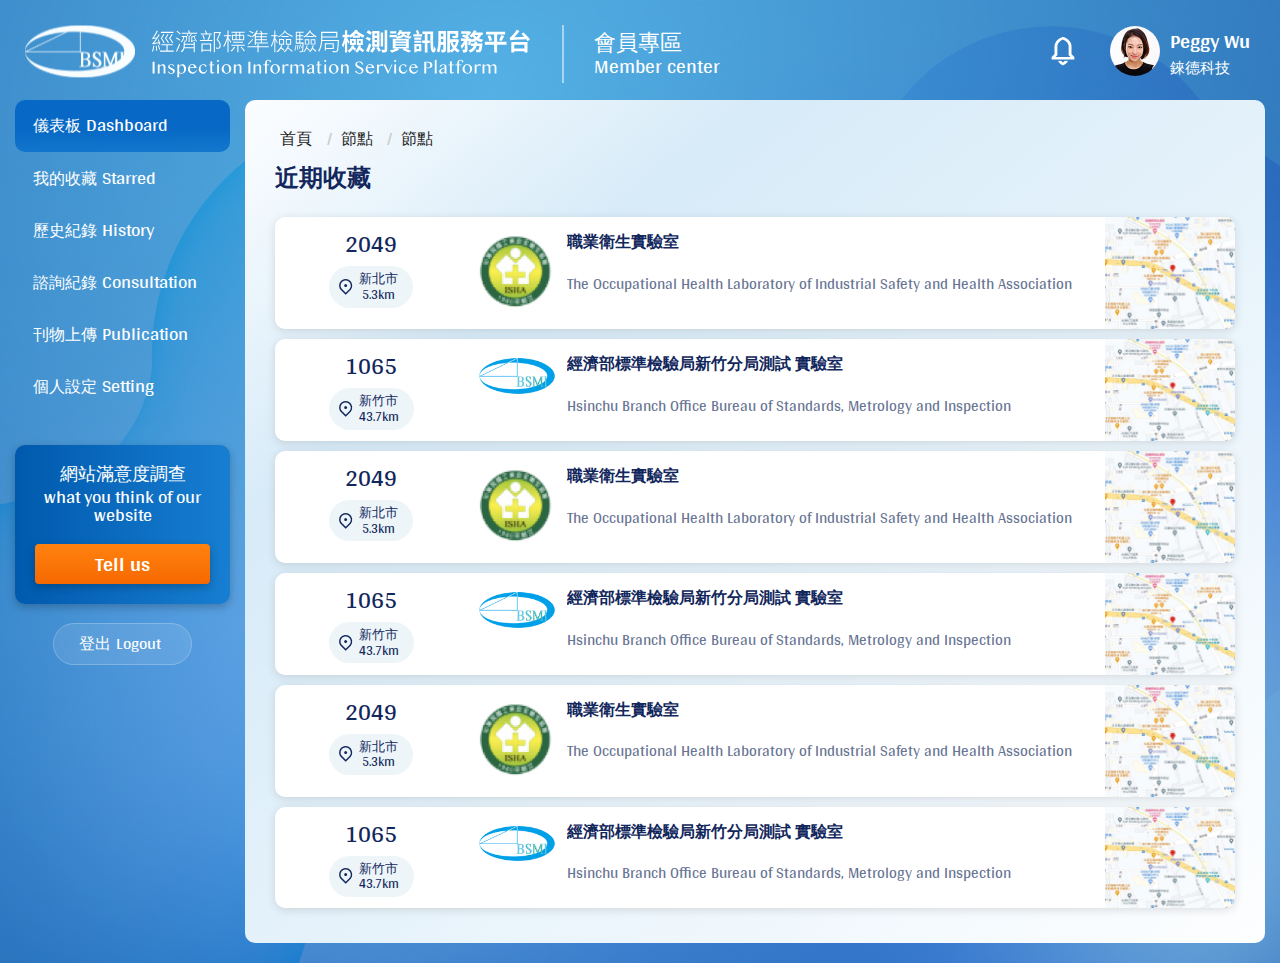
<file: lp_近期收藏.htm>
<!doctype html>
<html lang="zh-Hant" class="no-js">

<head>
    <meta charset="utf-8">
    <meta http-equiv="X-UA-Compatible" content="IE=edge">
    <meta name="viewport" content="width=device-width, initial-scale=1">
    <title>經濟部標檢局檢測資訊服務平台</title>
    <!--HTML5 Shim and Respond.js IE8 support of HTML5 elements and media queries [if lt IE 9]>
        <script src="js/html5shiv.js"></script>
        <script src="js/respond.min.js"></script>
    <![endif]-->
    <!-- slick css-->
    <link rel="stylesheet" type="text/css" href="vendor/slick/slick.css" />
    <link rel="stylesheet" type="text/css" href="vendor/slick/slick-theme.css" />
    <!-- hyUI css -->
    <link rel="stylesheet" href="css/hyui.css">
    <!-- favicon -->
    <link href="images/favicon.png" rel="icon" type="image/x-icon">
    <!-- google font -->
    <link rel="preconnect" href="https://fonts.googleapis.com">
    <link rel="preconnect" href="https://fonts.gstatic.com" crossorigin>
    <link href="https://fonts.googleapis.com/css2?family=Arya:wght@400;700&display=swap" rel="stylesheet">
</head>

<body>
    <!-- 直接跳主內容區 -->
    <a class="goCenter" href="#center" tabindex="1">按Enter到主內容區</a>
    <!-- wrapper Start -->
    <div class="wrapper">
        <!-- header Start -->
        <header class="header">
            <div class="container">
                <a class="accesskey" href="#aU" id="aU" accesskey="U" title="網站標題" tabindex="2">:::</a>
                <div class="menu_btn"><a href="#"><span></span><span></span><span></span></a></div>
                <h1>
                    <a href="index.htm"><img src="images/logo.svg" alt="經濟部標檢局檢測資訊服務平台" /></a>
                </h1>
                <div class="header_member">
                    <div class="webname"> 會員專區<span>Member center</span>
                    </div>
                    <!-- 通知 -->
                    <div class="notification">
                        <div class="pic"><a href="#"><img src="images/notice.png" alt="新通知"></a>
                        </div>
                        <div class="notification_content">
                            <div class="title">新通知<span>Notification</span></div>
                            <ul>
                                <li><a href="#">您有<em>1</em>項報名活動即將舉行</a></li>
                                <li><a href="#">查看<em>1</em>則新的諮詢回應</a></li>
                            </ul>
                        </div>
                    </div>
                    <!-- 會員 -->
                    <div class="member_block">
                        <div class="member_btn"><img src="images/member_icon01.svg" alt="會員專區"> </div>
                        <div class="member_group">
                            <div class="pic"><img src="images/member_pic01.jpg" alt="會員照片"></div>
                            <div class="content">
                                <div class="name">Peggy Wu</div>
                                <div class="company">錸德科技</div>
                            </div>
                        </div>
                    </div>
                </div>
                <!-- noscript -->
                <noscript> 您的瀏覽器不支援JavaScript語法，JavaScript語法並不影響內容的陳述。您可使用按鍵盤上的Ctrl鍵+ (+)鍵放大/(-)鍵縮小來改變字型大小；回到上一頁可使用瀏覽器提供的 Alt+左方向鍵(←) 快速鍵功能；列印可使用瀏覽器提供的(Ctrl+P)功能。您的瀏覽器，不支援script語法，若您的瀏覽器無法支援請點選此超連結 <a href="#">網站導覽</a>
                </noscript>
            </div>
        </header>
        <!-- header End -->
        <!-- main Start -->
        <div id="center" class="main innerpage">
            <!-- 內頁新增一個classname-->
            <a class="accesskey" href="#aC" id="aC" accesskey="C" title="主要內容區">:::</a>
            <div class="container">
                <!-- 左側 -->
                <div class="left_block">
                    <div class="overlay"></div>
                    <div class="leftblock_group">
                        <div class="close"><a href="#"><img src="images/back_btn_icon.png" alt="關閉"></a></div>
                        <div class="leftblock_nodemenu">
                            <ul>
                                <li>
                                    <a href="#" class="active">儀表板<span>Dashboard</span></a>
                                </li>
                                <li>
                                    <a href="#">我的收藏<span>Starred</span></a>
                                </li>
                                <li>
                                    <a href="#">歷史紀錄<span>History</span></a>
                                </li>
                                <li>
                                    <a href="#">諮詢紀錄<span>Consultation</span></a>
                                </li>
                                <li>
                                    <a href="#">刊物上傳<span>Publication</span></a>
                                </li>
                                <li>
                                    <a href="#">個人設定<span>Setting</span></a>
                                </li>
                            </ul>
                        </div>
                        <!-- 網站滿意度調查 start-->
                        <div class="satisfaction_block">
                            <div class="title">網站滿意度調查<span>what you think of our website</span></div>
                            <div class="satisfaction_btn"><button type="button" class="orange_button">Tell us</button></div>
                        </div>
                        <!-- 網站滿意度調查 end-->
                        <div class="logout_btn"><a href="#">登出<span>Logout</span></a></div>
                    </div>
                </div>
                <!-- 主要內容區 -->
                <div class="center_block inpage">
                    <!-- breadcrumb路徑 -->
                    <div class="breadcrumb">
                        <ul>
                            <li><a href="#">首頁</a></li>
                            <li><a href="#">節點</a></li>
                            <li>節點</li>
                        </ul>
                    </div>
                    <!-- h2節點 -->
                    <h2 class="title">近期收藏</h2>
                    <!-- LP Start -->
                    <section class="lp">
                        <div class="newly_starred_group_inpage">
                            <!-- 1 -->
                            <div class="newly_starred_list">
                                <a href="cp_result.htm">
                                    <div class="location_data">
                                        <div class="number">2049</div>
                                        <div class="location">新北市<span>5.3km</span></div>
                                    </div>
                                    <div class="experimental_unit">
                                        <div class="pic_logo"><img src="images/unit_logo01.jpg" alt="圖說"></div>
                                        <div class="unit_name">
                                            <div class="subtitle">職業衛生實驗室</div>
                                            <div class="subtitle_e">The Occupational Health Laboratory of Industrial Safety and Health Association </div>
                                        </div>
                                    </div>
                                    <div class="map_group">
                                        <img src="images/pic_map.jpg" alt="圖說">
                                    </div>
                                </a>
                            </div>
                            <!-- 2 -->
                            <div class="newly_starred_list">
                                <a href="#">
                                    <div class="location_data">
                                        <div class="number">1065</div>
                                        <div class="location">新竹市<span>43.7km</span></div>
                                    </div>
                                    <div class="experimental_unit">
                                        <div class="pic_logo"><img src="images/unit_logo02.png" alt="圖說"></div>
                                        <div class="unit_name">
                                            <div class="subtitle">經濟部標準檢驗局新竹分局測試 實驗室</div>
                                            <div class="subtitle_e">Hsinchu Branch Office Bureau of Standards, Metrology and Inspection</div>
                                        </div>
                                    </div>
                                    <div class="map_group">
                                        <img src="images/pic_map.jpg" alt="圖說">
                                    </div>
                                </a>
                            </div>
                            <!-- 3 -->
                            <div class="newly_starred_list">
                                <a href="#">
                                    <div class="location_data">
                                        <div class="number">2049</div>
                                        <div class="location">新北市<span>5.3km</span></div>
                                    </div>
                                    <div class="experimental_unit">
                                        <div class="pic_logo"><img src="images/unit_logo01.jpg" alt="圖說"></div>
                                        <div class="unit_name">
                                            <div class="subtitle">職業衛生實驗室</div>
                                            <div class="subtitle_e">The Occupational Health Laboratory of Industrial Safety and Health Association </div>
                                        </div>
                                    </div>
                                    <div class="map_group">
                                        <img src="images/pic_map.jpg" alt="圖說">
                                    </div>
                                </a>
                            </div>
                            <!-- 4 -->
                            <div class="newly_starred_list">
                                <a href="#">
                                    <div class="location_data">
                                        <div class="number">1065</div>
                                        <div class="location">新竹市<span>43.7km</span></div>
                                    </div>
                                    <div class="experimental_unit">
                                        <div class="pic_logo"><img src="images/unit_logo02.png" alt="圖說"></div>
                                        <div class="unit_name">
                                            <div class="subtitle">經濟部標準檢驗局新竹分局測試 實驗室</div>
                                            <div class="subtitle_e">Hsinchu Branch Office Bureau of Standards, Metrology and Inspection</div>
                                        </div>
                                    </div>
                                    <div class="map_group">
                                        <img src="images/pic_map.jpg" alt="圖說">
                                    </div>
                                </a>
                            </div>
                            <!-- 5 -->
                            <div class="newly_starred_list">
                                <a href="#">
                                    <div class="location_data">
                                        <div class="number">2049</div>
                                        <div class="location">新北市<span>5.3km</span></div>
                                    </div>
                                    <div class="experimental_unit">
                                        <div class="pic_logo"><img src="images/unit_logo01.jpg" alt="圖說"></div>
                                        <div class="unit_name">
                                            <div class="subtitle">職業衛生實驗室</div>
                                            <div class="subtitle_e">The Occupational Health Laboratory of Industrial Safety and Health Association </div>
                                        </div>
                                    </div>
                                    <div class="map_group">
                                        <img src="images/pic_map.jpg" alt="圖說">
                                    </div>
                                </a>
                            </div>
                            <!-- 6 -->
                            <div class="newly_starred_list">
                                <a href="#">
                                    <div class="location_data">
                                        <div class="number">1065</div>
                                        <div class="location">新竹市<span>43.7km</span></div>
                                    </div>
                                    <div class="experimental_unit">
                                        <div class="pic_logo"><img src="images/unit_logo02.png" alt="圖說"></div>
                                        <div class="unit_name">
                                            <div class="subtitle">經濟部標準檢驗局新竹分局測試 實驗室</div>
                                            <div class="subtitle_e">Hsinchu Branch Office Bureau of Standards, Metrology and Inspection</div>
                                        </div>
                                    </div>
                                    <div class="map_group">
                                        <img src="images/pic_map.jpg" alt="圖說">
                                    </div>
                                </a>
                            </div>
                            <!--  -->
                        </div>
                    </section>
                    <!-- LP End -->
                </div>
            </div>
        </div>
    </div>
    <a href="javascript:;" class="scrollToTop">回頁首</a>
    <!-- JQ -->
    <script src="js/jquery-3.6.0.min.js"></script>
    <!-- 外掛 plugin js -->
    <script src="vendor/jquery.easing.min.js"></script>
    <!-- ease -->
    <script src="vendor/slick/slick.min.js "></script>
    <!-- slick -->
    <script src="vendor/slick/slick-lightbox.js "></script>
    <!-- slick lightbox -->
    <script src="vendor/lazyload/lazyload.js"></script>
    <!-- lazyload -->
    <script src="vendor/picturefill/picturefill.min.js" async></script>
    <!-- picturefill -->
    <script src="vendor/scrolltable/jquery.scroltable.min.js"></script>
    <!-- scrolltable -->
    <!-- 客製js -->
    <script src="js/customize.js"></script>
</body>

</html>
</file>
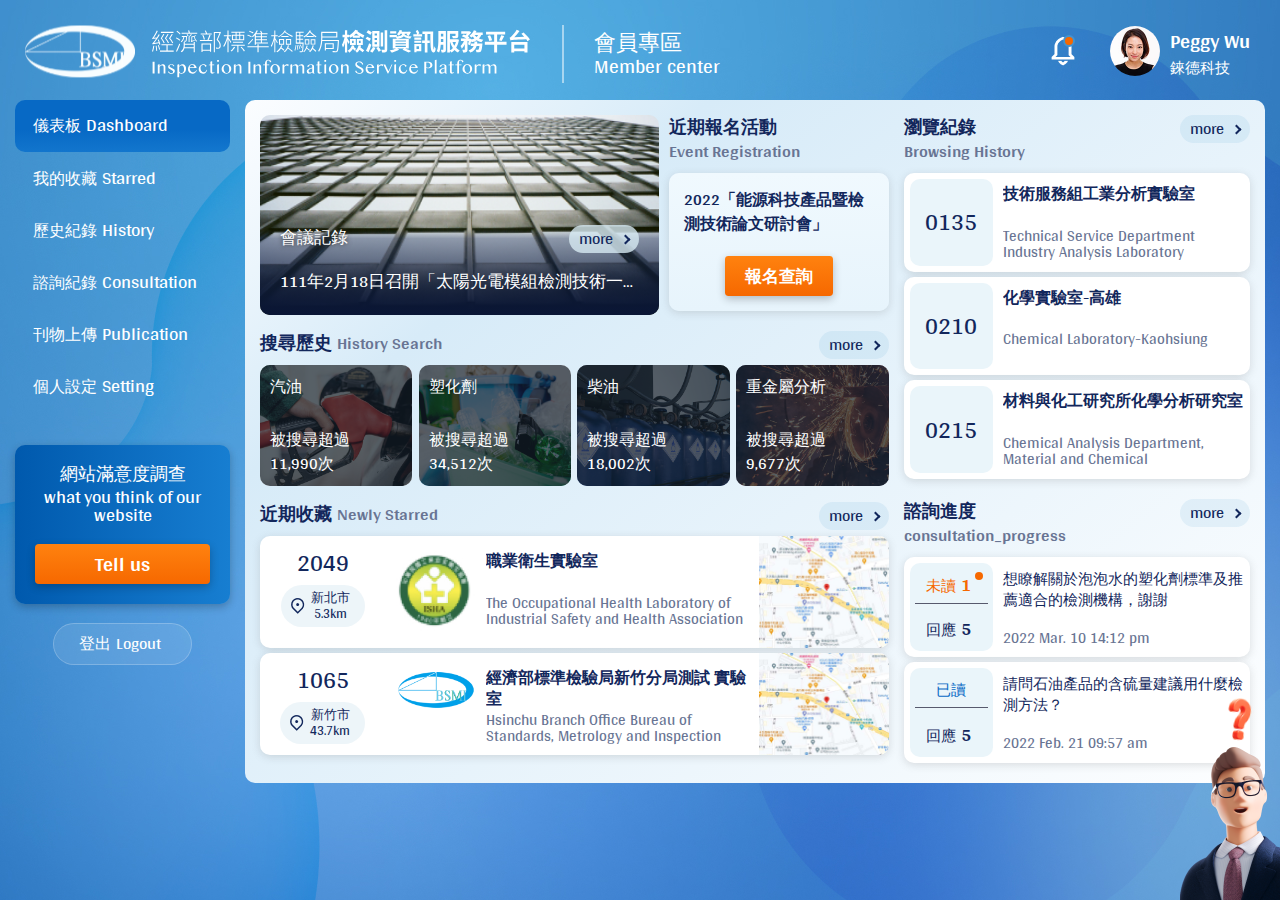
<file: mp_member.htm>
<!doctype html>
<html lang="zh-Hant" class="no-js">

<head>
    <meta charset="utf-8">
    <meta http-equiv="X-UA-Compatible" content="IE=edge">
    <meta name="viewport" content="width=device-width, initial-scale=1">
    <title>經濟部標檢局檢測資訊服務平台</title>
    <!--HTML5 Shim and Respond.js IE8 support of HTML5 elements and media queries [if lt IE 9]>
        <script src="js/html5shiv.js"></script>
        <script src="js/respond.min.js"></script>
    <![endif]-->
    <!-- slick css-->
    <link rel="stylesheet" type="text/css" href="vendor/slick/slick.css" />
    <link rel="stylesheet" type="text/css" href="vendor/slick/slick-theme.css" />
    <!-- hyUI css -->
    <link rel="stylesheet" href="css/hyui.css">
    <!-- favicon -->
    <link href="images/favicon.png" rel="icon" type="image/x-icon">
    <!-- google font -->
    <link rel="preconnect" href="https://fonts.googleapis.com">
    <link rel="preconnect" href="https://fonts.gstatic.com" crossorigin>
    <link href="https://fonts.googleapis.com/css2?family=Arya:wght@400;700&display=swap" rel="stylesheet">
</head>

<body>
    <!-- 直接跳主內容區 -->
    <a class="goCenter" href="#center" tabindex="1">按Enter到主內容區</a>
    <!-- wrapper Start -->
    <div class="wrapper">
        <!-- header Start -->
        <header class="header">
            <div class="container">
                <a class="accesskey" href="#aU" id="aU" accesskey="U" title="網站標題" tabindex="2">:::</a>
                <div class="menu_btn"><a href="#"><span></span><span></span><span></span></a></div>
                <h1>
                    <a href="index.htm"><img src="images/logo.svg" alt="經濟部標檢局檢測資訊服務平台" /></a>
                </h1>
                <div class="header_member">
                    <div class="webname"> 會員專區<span>Member center</span>
                    </div>
                    <!-- 通知 -->
                    <div class="notification">
                        <!--  當有新通知 <span class="remind">有新通知</span>的時候，請在class="pic"內加上 have_notification -->
                        <div class="pic have_notification"><a href="#"><img src="images/notice.png" alt="新通知"></a><span class="remind">有新通知</span>
                        </div>
                        <div class="notification_content">
                            <div class="title">新通知<span>Notification</span></div>
                            <ul>
                                <li><a href="#">您有<em>1</em>項報名活動即將舉行</a></li>
                                <li><a href="#">查看<em>1</em>則新的諮詢回應</a></li>
                            </ul>
                        </div>
                    </div>
                    <!-- 會員 -->
                    <div class="member_block">
                        <div class="member_btn"><img src="images/member_icon01.svg" alt="會員專區"> </div>
                        <div class="member_group">
                            <div class="pic"><img src="images/member_pic01.jpg" alt="會員照片"></div>
                            <div class="content">
                                <div class="name">Peggy Wu</div>
                                <div class="company">錸德科技</div>
                            </div>
                        </div>
                    </div>
                </div>
                <!-- noscript -->
                <noscript> 您的瀏覽器不支援JavaScript語法，JavaScript語法並不影響內容的陳述。您可使用按鍵盤上的Ctrl鍵+ (+)鍵放大/(-)鍵縮小來改變字型大小；回到上一頁可使用瀏覽器提供的 Alt+左方向鍵(←) 快速鍵功能；列印可使用瀏覽器提供的(Ctrl+P)功能。您的瀏覽器，不支援script語法，若您的瀏覽器無法支援請點選此超連結 <a href="#">網站導覽</a>
                </noscript>
            </div>
        </header>
        <!-- header End -->
        <!-- main Start -->
        <div id="center" class="main innerpage">
            <!-- 內頁新增一個classname-->
            <a class="accesskey" href="#aC" id="aC" accesskey="C" title="主要內容區">:::</a>
            <div class="container">
                <!-- 左側 -->
                <div class="left_block">
                    <div class="overlay"></div>
                    <div class="leftblock_group">
                        <div class="close"><a href="#"><img src="images/back_btn_icon.png" alt="關閉"></a></div>
                        <div class="leftblock_nodemenu">
                            <ul>
                                <li>
                                    <a href="#" class="active">儀表板<span>Dashboard</span></a>
                                </li>
                                <li>
                                    <a href="#">我的收藏<span>Starred</span></a>
                                </li>
                                <li>
                                    <a href="#">歷史紀錄<span>History</span></a>
                                </li>
                                <li>
                                    <a href="#">諮詢紀錄<span>Consultation</span></a>
                                </li>
                                <li>
                                    <a href="#">刊物上傳<span>Publication</span></a>
                                </li>
                                <li>
                                    <a href="#">個人設定<span>Setting</span></a>
                                </li>
                            </ul>
                        </div>
                        <!-- 網站滿意度調查 start-->
                        <div class="satisfaction_block">
                            <div class="title">網站滿意度調查<span>what you think of our website</span></div>
                            <div class="satisfaction_btn"><button type="button" class="orange_button">Tell us</button></div>
                        </div>
                        <!-- 網站滿意度調查 end-->
                        <div class="logout_btn"><a href="#">登出<span>Logout</span></a></div>
                    </div>
                </div>
                <!-- 主要內容區 -->
                <div class="center_block">
                    <div class="member_content">
                        <div class="memberleft_block">
                            <!-- 近期事項start -->
                            <div class="recent_events_block">
                                <!-- 會議紀錄start -->
                                <div class="meeting_record_group">
                                    <div class="pic"><img src="images/meeting_pic01.jpg" alt="圖說"></div>
                                    <div class="content">
                                        <div class="title">會議記錄</div>
                                        <div class="more"><a href="#">more</a></div>
                                        <div class="subtitle">111年2月18日召開「太陽光電模組檢測技術一致性研討會」</div>
                                    </div>
                                </div>
                                <!-- 會議紀錄end -->
                                <!-- 近期報名活動 start-->
                                <div class="event_registration_group">
                                    <div class="title">近期報名活動<span>Event Registration</span></div>
                                    <div class="content">
                                        <div class="subtitle">2022「能源科技產品暨檢測技術論文研討會」</div>
                                        <div class="event_btn"><button type="button" class="orange_button">報名查詢</button></div>
                                    </div>
                                </div>
                                <!-- 近期報名活動 end-->
                            </div>
                            <!-- 近期事項end -->
                            <!-- 搜尋歷史 start-->
                            <div class="history_search_block">
                                <div class="title">搜尋歷史<span>History Search</span></div>
                                <div class="more"><a href="#">more</a></div>
                                <div class="history_group">
                                    <ul>
                                        <li><a href="#">
                                                <div class="pic"><img src="images/element_bg01.jpg" alt="圖說"></div>
                                                <div class="content">
                                                    <div class="element_name">汽油</div>
                                                    <div class="frequency">被搜尋超過<span>11,990次</span></div>
                                                </div>
                                            </a></li>
                                        <li><a href="#">
                                                <div class="pic"><img src="images/element_bg02.jpg" alt="圖說"></div>
                                                <div class="content">
                                                    <div class="element_name">塑化劑</div>
                                                    <div class="frequency">被搜尋超過<span>34,512次</span></div>
                                                </div>
                                            </a></li>
                                        <li><a href="#">
                                                <div class="pic"><img src="images/element_bg03.jpg" alt="圖說"></div>
                                                <div class="content">
                                                    <div class="element_name">柴油</div>
                                                    <div class="frequency">被搜尋超過<span>18,002次</span></div>
                                                </div>
                                            </a></li>
                                        <li><a href="#">
                                                <div class="pic"><img src="images/element_bg04.jpg" alt="圖說"></div>
                                                <div class="content">
                                                    <div class="element_name">重金屬分析</div>
                                                    <div class="frequency">被搜尋超過<span>9,677次</span></div>
                                                </div>
                                            </a></li>
                                    </ul>
                                </div>
                            </div>
                            <!-- 搜尋歷史 end-->
                            <!-- 近期收藏 start-->
                            <div class="newly_starred_block">
                                <div class="title">近期收藏<span>Newly Starred</span></div>
                                <div class="more"><a href="#">more</a></div>
                                <div class="newly_starred_group">
                                    <!-- 1 -->
                                    <div class="newly_starred_list">
                                        <div class="location_data">
                                            <div class="number">2049</div>
                                            <div class="location">新北市<span>5.3km</span></div>
                                        </div>
                                        <div class="experimental_unit">
                                            <div class="pic_logo"><img src="images/unit_logo01.jpg" alt="圖說"></div>
                                            <div class="unit_name">
                                                <div class="subtitle">職業衛生實驗室</div>
                                                <div class="subtitle_e">The Occupational Health Laboratory of Industrial Safety and Health Association </div>
                                            </div>
                                        </div>
                                        <div class="map_group">
                                            <img src="images/pic_map.jpg" alt="圖說">
                                        </div>
                                    </div>
                                    <!-- 2 -->
                                    <div class="newly_starred_list">
                                        <div class="location_data">
                                            <div class="number">1065</div>
                                            <div class="location">新竹市<span>43.7km</span></div>
                                        </div>
                                        <div class="experimental_unit">
                                            <div class="pic_logo"><img src="images/unit_logo02.png" alt="圖說"></div>
                                            <div class="unit_name">
                                                <div class="subtitle">經濟部標準檢驗局新竹分局測試 實驗室</div>
                                                <div class="subtitle_e">Hsinchu Branch Office Bureau of Standards, Metrology and Inspection</div>
                                            </div>
                                        </div>
                                        <div class="map_group">
                                            <img src="images/pic_map.jpg" alt="圖說">
                                        </div>
                                    </div>
                                    <!--  -->
                                </div>
                            </div>
                            <!-- 近期收藏 end-->
                        </div>
                        <div class="memberright_block">
                            <!-- 瀏覽紀錄 start-->
                            <div class="browsing_history_group">
                                <div class="title">瀏覽紀錄<span>Browsing History</span></div>
                                <div class="more"><a href="#">more</a></div>
                                <div class="browsing_content">
                                    <ul>
                                        <li>
                                            <div class="number">0135</div>
                                            <div class="content">
                                                <div class="subtitle">技術服務組工業分析實驗室</div>
                                                <div class="subtitle_e">Technical Service Department Industry Analysis Laboratory </div>
                                            </div>
                                        </li>
                                        <li>
                                            <div class="number">0210</div>
                                            <div class="content">
                                                <div class="subtitle">化學實驗室-高雄</div>
                                                <div class="subtitle_e">Chemical Laboratory-Kaohsiung</div>
                                            </div>
                                        </li>
                                        <li>
                                            <div class="number">0215</div>
                                            <div class="content">
                                                <div class="subtitle">材料與化工研究所化學分析研究室</div>
                                                <div class="subtitle_e">Chemical Analysis Department, Material and Chemical</div>
                                            </div>
                                        </li>
                                    </ul>
                                </div>
                            </div>
                            <!-- 瀏覽紀錄 end-->
                            <!-- 諮詢進度 start -->
                            <div class="consultation_progress_block">
                                <div class="title">諮詢進度<span>consultation_progress</span></div>
                                <div class="more"><a href="#">more</a></div>
                                <div class="consultation_content">
                                    <ul>
                                        <li>
                                            <div class="progress_group">
                                                <div class="unread">未讀<em>1</em></div>
                                                <div class="respond">回應<em>5</em></div>
                                            </div>
                                            <div class="content">
                                                <div class="question">想瞭解關於泡泡水的塑化劑標準及推薦適合的檢測機構，謝謝</div>
                                                <div class="time">2022 Mar. 10 14:12 pm</div>
                                            </div>
                                        </li>
                                        <li>
                                            <div class="progress_group">
                                                <div class="have_read">已讀</div>
                                                <div class="respond">回應<em>5</em></div>
                                            </div>
                                            <div class="content">
                                                <div class="question">請問石油產品的含硫量建議用什麼檢測方法？</div>
                                                <div class="time">2022 Feb. 21 09:57 am</div>
                                            </div>
                                        </li>
                                    </ul>
                                </div>
                            </div>
                            <!-- 諮詢進度 end -->
                        </div>
                    </div>
                </div>
            </div>
        </div>
        <!-- 需要幫忙start -->
        <div class="needhelp_block">
            <div class="need_content">找不到合適的<span>檢測機構嗎</span>
                <button type="button" class="orange_button">Need Help</button></div>
            <div class="helpMr"><img src="images/help_Mr.png" alt=""></div>
        </div>
        <!-- 需要幫忙end -->
        <!-- 查詢燈箱start -->
        <div class="lightbox_block">
            <div class="overlay"></div>
            <div class="lightbox_content">
                <div class="close"><a href="#">關閉</a></div>
                <div class="title">問題諮詢<span>Question consulting</span></div>
                <div class="flex-form form_grid">
                    <div class="form_grp">
                        <label for="address" class="form_title">標題</label>
                        <div class="form_content">
                            <input name="" type="text">
                        </div>
                    </div>
                    <div class="form_grp">
                        <label for="address" class="form_title">內文</label>
                        <div class="form_content">
                            <textarea name="" id="address" cols="30" rows="10"></textarea>
                        </div>
                    </div>
                    <div class="form_grp">
                        <label for="email" class="form_title">網址</label>
                        <div class="form_content">
                            <div class="input-i">
                                <input name="email" type="email" id="email">
                            </div>
                            <!-- <div class="notice">這是一般提醒訊息區塊</div> -->
                        </div>
                    </div>
                    <div class="btn_grp form_inline">
                        <button class="btn btn-submit">送出</button>
                        <button class="btn btn-reset">清除</button>
                    </div>
                </div>
            </div>
        </div>
        <!-- 查詢燈箱end -->
    </div>
    <a href="javascript:;" class="scrollToTop">回頁首</a>
    <!-- JQ -->
    <script src="js/jquery-3.6.0.min.js"></script>
    <!-- 外掛 plugin js -->
    <script src="vendor/jquery.easing.min.js"></script>
    <!-- ease -->
    <script src="vendor/slick/slick.min.js "></script>
    <!-- slick -->
    <script src="vendor/slick/slick-lightbox.js "></script>
    <!-- slick lightbox -->
    <script src="vendor/lazyload/lazyload.js"></script>
    <!-- lazyload -->
    <script src="vendor/picturefill/picturefill.min.js" async></script>
    <!-- picturefill -->
    <script src="vendor/scrolltable/jquery.scroltable.min.js"></script>
    <!-- scrolltable -->
    <!-- 客製js -->
    <script src="js/customize.js"></script>
</body>

</html>
</file>
<file: css/hyui.css>
﻿.breadcrumb ul li:before{content:" / ";display:inline-block;padding:0px 4px;margin:0px 5px 0px 5px;color:#CCC}.row,.container,.divider,.divider-vertical,.category,div.tag,.header,.fatfooter,.tabSet,.thumbnail .btn_grp,.slick-lightbox-slick-caption,.Syncing_slider,div.function,.pagination,.web_link,.publish_info,.sitemap{clear:both;zoom:1}.row:before,.container:before,.divider:before,.divider-vertical:before,.category:before,div.tag:before,.header:before,.fatfooter:before,.tabSet:before,.thumbnail .btn_grp:before,.slick-lightbox-slick-caption:before,.Syncing_slider:before,div.function:before,.pagination:before,.web_link:before,.publish_info:before,.sitemap:before,.row:after,.container:after,.divider:after,.divider-vertical:after,.category:after,div.tag:after,.header:after,.fatfooter:after,.tabSet:after,.thumbnail .btn_grp:after,.slick-lightbox-slick-caption:after,.Syncing_slider:after,div.function:after,.pagination:after,.web_link:after,.publish_info:after,.sitemap:after{content:"";display:table}.row:after,.container:after,.divider:after,.divider-vertical:after,.category:after,div.tag:after,.header:after,.fatfooter:after,.tabSet:after,.thumbnail .btn_grp:after,.slick-lightbox-slick-caption:after,.Syncing_slider:after,div.function:after,.pagination:after,.web_link:after,.publish_info:after,.sitemap:after{clear:both}.Flex-set,.mix-equal-2 .Flex-set,.mix-equal-2 .inner-4-8,.flex-form .flex-col-equal-1,.flex-form .flex-col-equal-2,.flex-form .flex-col-equal-3,.flex-form .flex-col-equal-4{box-sizing:border-box;display:flex;flex-flow:row wrap;justify-content:space-between;align-items:flex-start}.row{margin-left:-15px;margin-right:-15px}.row>div{box-sizing:border-box}.container{position:relative;margin-right:auto;margin-left:auto;padding-left:15px;padding-right:15px}.row,.container,.divider,.divider-vertical,.category,div.tag,.header,.fatfooter,.tabSet,.thumbnail .btn_grp,.slick-lightbox-slick-caption,.Syncing_slider,div.function,.pagination,.web_link,.publish_info,.sitemap{clear:both;zoom:1}.row:before,.container:before,.divider:before,.divider-vertical:before,.category:before,div.tag:before,.header:before,.fatfooter:before,.tabSet:before,.thumbnail .btn_grp:before,.slick-lightbox-slick-caption:before,.Syncing_slider:before,div.function:before,.pagination:before,.web_link:before,.publish_info:before,.sitemap:before,.row:after,.container:after,.divider:after,.divider-vertical:after,.category:after,div.tag:after,.header:after,.fatfooter:after,.tabSet:after,.thumbnail .btn_grp:after,.slick-lightbox-slick-caption:after,.Syncing_slider:after,div.function:after,.pagination:after,.web_link:after,.publish_info:after,.sitemap:after{content:"";display:table}.row:after,.container:after,.divider:after,.divider-vertical:after,.category:after,div.tag:after,.header:after,.fatfooter:after,.tabSet:after,.thumbnail .btn_grp:after,.slick-lightbox-slick-caption:after,.Syncing_slider:after,div.function:after,.pagination:after,.web_link:after,.publish_info:after,.sitemap:after{clear:both}img{max-width:100%}.demosection{padding:0em 0 3em;text-align:center}.demosection [class^="col"]{border:1px solid #0769C5;background:#6bb5fa;min-height:200px;color:#151515;text-align:center;line-height:200px;font-size:1.5em;font-weight:bold;box-sizing:border-box}.demosection+.demosection{padding-top:2em}.demosection+.bg{background:#86a1e7}.demosection.full .container{max-width:100% !important}.full .container{max-width:100% !important}.col-6-6 .col{float:left;width:100%}@media (min-width: 768px){.col-6-6 .col{float:left;width:50%}}@media (min-width: 992px){.col-6-6 .col{float:left;width:50%}}@media (min-width: 1400px){.col-6-6 .col{float:left;width:50%}}.col-4-4-4 .col{float:left;width:100%}@media (min-width: 768px){.col-4-4-4 .col{float:left;width:33.33333%}}@media (min-width: 992px){.col-4-4-4 .col{float:left;width:33.33333%}}@media (min-width: 1400px){.col-4-4-4 .col{float:left;width:33.33333%}}.col-3-3-3-3 .col{float:left;width:100%}@media (min-width: 768px){.col-3-3-3-3 .col{float:left;width:50%}}@media (min-width: 992px){.col-3-3-3-3 .col{float:left;width:25%}}@media (min-width: 1400px){.col-3-3-3-3 .col{float:left;width:25%}}.col-8-4 .col{float:left;width:100%}@media (min-width: 768px){.col-8-4 .col{float:left;width:66.66667%}}@media (min-width: 992px){.col-8-4 .col{float:left;width:66.66667%}}@media (min-width: 1400px){.col-8-4 .col{float:left;width:66.66667%}}.col-8-4 .col:nth-of-type(2n){float:left;width:100%}@media (min-width: 768px){.col-8-4 .col:nth-of-type(2n){float:left;width:33.33333%}}@media (min-width: 992px){.col-8-4 .col:nth-of-type(2n){float:left;width:33.33333%}}@media (min-width: 1400px){.col-8-4 .col:nth-of-type(2n){float:left;width:33.33333%}}.col-4-8 .col{float:left;width:100%}@media (min-width: 768px){.col-4-8 .col{float:left;width:33.33333%}}@media (min-width: 992px){.col-4-8 .col{float:left;width:33.33333%}}@media (min-width: 1400px){.col-4-8 .col{float:left;width:33.33333%}}.col-4-8 .col:nth-of-type(2n){float:left;width:100%}@media (min-width: 768px){.col-4-8 .col:nth-of-type(2n){float:left;width:66.66667%}}@media (min-width: 992px){.col-4-8 .col:nth-of-type(2n){float:left;width:66.66667%}}@media (min-width: 1400px){.col-4-8 .col:nth-of-type(2n){float:left;width:66.66667%}}.col-2-2-2-2-2-2 .col{float:left;width:50%}@media (min-width: 768px){.col-2-2-2-2-2-2 .col{float:left;width:16.66667%}}@media (min-width: 992px){.col-2-2-2-2-2-2 .col{float:left;width:16.66667%}}@media (min-width: 1400px){.col-2-2-2-2-2-2 .col{float:left;width:16.66667%}}.cssname .news{float:left;width:100%}@media (min-width: 768px){.cssname .news{float:left;width:66.66667%}}@media (min-width: 992px){.cssname .news{float:left;width:66.66667%}}@media (min-width: 1400px){.cssname .news{float:left;width:66.66667%}}.cssname .video{float:left;width:100%}@media (min-width: 768px){.cssname .video{float:left;width:33.33333%}}@media (min-width: 992px){.cssname .video{float:left;width:33.33333%}}@media (min-width: 1400px){.cssname .video{float:left;width:33.33333%}}.col-3-6-3 .col{float:left;width:100%}@media (min-width: 768px){.col-3-6-3 .col{float:left;width:25%}}@media (min-width: 992px){.col-3-6-3 .col{float:left;width:25%}}@media (min-width: 1400px){.col-3-6-3 .col{float:left;width:25%}}.col-3-6-3 .col:nth-child(2){float:left;width:100%}@media (min-width: 768px){.col-3-6-3 .col:nth-child(2){float:left;width:50%}}@media (min-width: 992px){.col-3-6-3 .col:nth-child(2){float:left;width:50%}}@media (min-width: 1400px){.col-3-6-3 .col:nth-child(2){float:left;width:50%}}.col-5 .col{float:left;width:100%}@media (min-width: 768px){.col-5 .col{float:left;width:16.66667%}}@media (min-width: 992px){.col-5 .col{float:left;width:16.66667%}}@media (min-width: 1400px){.col-5 .col{float:left;width:16.66667%}}.col-5 .col:first-child{margin-left:0%}@media (min-width: 768px){.col-5 .col:first-child{margin-left:8.33333%}}@media (min-width: 992px){.col-5 .col:first-child{margin-left:8.33333%}}@media (min-width: 1400px){.col-5 .col:first-child{margin-left:8.33333%}}.Flex-set .col{background:#485b8a;color:#fff;margin:4px 0}.Flex-set .col p{color:rgba(255,255,255,0.5)}.flex-equal-3 .Flex-set .col{position:relative;min-height:1px;padding-left:15px;padding-right:15px;box-sizing:border-box}@media (min-width: 320px){.flex-equal-3 .Flex-set .col{flex-basis:calc(100% / 1 - 0px);max-width:calc(100% / 1 - 0px)}.flex-equal-3 .Flex-set .col:last-child{margin-right:0}}@media (min-width: 768px){.flex-equal-3 .Flex-set .col{flex-basis:calc(100% / 2 - 4px);max-width:calc(100% / 2 - 4px)}.flex-equal-3 .Flex-set .col:last-child:nth-child(12n-1){margin-right:0}.flex-equal-3 .Flex-set .col:last-child:nth-child(12n-2){margin-right:0}.flex-equal-3 .Flex-set .col:last-child:nth-child(12n-3){margin-right:0}.flex-equal-3 .Flex-set .col:last-child:nth-child(12n-4){margin-right:0}.flex-equal-3 .Flex-set .col:last-child:nth-child(12n-5){margin-right:0}.flex-equal-3 .Flex-set .col:last-child:nth-child(12n-6){margin-right:0}.flex-equal-3 .Flex-set .col:last-child:nth-child(12n-7){margin-right:0}.flex-equal-3 .Flex-set .col:last-child:nth-child(12n-8){margin-right:0}.flex-equal-3 .Flex-set .col:last-child:nth-child(12n-9){margin-right:0}.flex-equal-3 .Flex-set .col:last-child:nth-child(12n-10){margin-right:0}.flex-equal-3 .Flex-set .col:last-child:nth-child(12n-11){margin-right:0}.flex-equal-3 .Flex-set .col:last-child:nth-child(12n-12){margin-right:0}}@media (min-width: 992px){.flex-equal-3 .Flex-set .col{flex-basis:calc(100% / 3 - 4px);max-width:calc(100% / 3 - 4px)}.flex-equal-3 .Flex-set .col:last-child:nth-child(3n){margin-right:0}.flex-equal-3 .Flex-set .col:last-child:nth-child(3n-1){margin-right:calc( (100% / 3 - 4px)*1 + (4px*3)*1 / (3 - 1) )}.flex-equal-3 .Flex-set .col:last-child:nth-child(3n){margin-right:0}.flex-equal-3 .Flex-set .col:last-child:nth-child(3n-2){margin-right:calc( (100% / 3 - 4px)*2 + (4px*3)*2 / (3 - 1) )}}@media (min-width: 1400px){.flex-equal-3 .Flex-set .col{flex-basis:calc(100% / 3 - 4px);max-width:calc(100% / 3 - 4px)}.flex-equal-3 .Flex-set .col:last-child:nth-child(3n){margin-right:0}.flex-equal-3 .Flex-set .col:last-child:nth-child(3n-1){margin-right:calc( (100% / 3 - 4px)*1 + (4px*3)*1 / (3 - 1) )}.flex-equal-3 .Flex-set .col:last-child:nth-child(3n){margin-right:0}.flex-equal-3 .Flex-set .col:last-child:nth-child(3n-2){margin-right:calc( (100% / 3 - 4px)*2 + (4px*3)*2 / (3 - 1) )}}.flex-equal-3 .Flex-set .thumbnail{margin-bottom:30px}@media (min-width: 320px){.flex-equal-3 .Flex-set .thumbnail{flex-basis:calc(100% / 1 - 0px);max-width:calc(100% / 1 - 0px)}.flex-equal-3 .Flex-set .thumbnail:last-child{margin-right:0}}@media (min-width: 768px){.flex-equal-3 .Flex-set .thumbnail{flex-basis:calc(100% / 2 - 4px);max-width:calc(100% / 2 - 4px)}.flex-equal-3 .Flex-set .thumbnail:last-child:nth-child(12n-1){margin-right:0}.flex-equal-3 .Flex-set .thumbnail:last-child:nth-child(12n-2){margin-right:0}.flex-equal-3 .Flex-set .thumbnail:last-child:nth-child(12n-3){margin-right:0}.flex-equal-3 .Flex-set .thumbnail:last-child:nth-child(12n-4){margin-right:0}.flex-equal-3 .Flex-set .thumbnail:last-child:nth-child(12n-5){margin-right:0}.flex-equal-3 .Flex-set .thumbnail:last-child:nth-child(12n-6){margin-right:0}.flex-equal-3 .Flex-set .thumbnail:last-child:nth-child(12n-7){margin-right:0}.flex-equal-3 .Flex-set .thumbnail:last-child:nth-child(12n-8){margin-right:0}.flex-equal-3 .Flex-set .thumbnail:last-child:nth-child(12n-9){margin-right:0}.flex-equal-3 .Flex-set .thumbnail:last-child:nth-child(12n-10){margin-right:0}.flex-equal-3 .Flex-set .thumbnail:last-child:nth-child(12n-11){margin-right:0}.flex-equal-3 .Flex-set .thumbnail:last-child:nth-child(12n-12){margin-right:0}}@media (min-width: 992px){.flex-equal-3 .Flex-set .thumbnail{flex-basis:calc(100% / 3 - 4px);max-width:calc(100% / 3 - 4px)}.flex-equal-3 .Flex-set .thumbnail:last-child:nth-child(3n){margin-right:0}.flex-equal-3 .Flex-set .thumbnail:last-child:nth-child(3n-1){margin-right:calc( (100% / 3 - 4px)*1 + (4px*3)*1 / (3 - 1) )}.flex-equal-3 .Flex-set .thumbnail:last-child:nth-child(3n){margin-right:0}.flex-equal-3 .Flex-set .thumbnail:last-child:nth-child(3n-2){margin-right:calc( (100% / 3 - 4px)*2 + (4px*3)*2 / (3 - 1) )}}@media (min-width: 1400px){.flex-equal-3 .Flex-set .thumbnail{flex-basis:calc(100% / 3 - 4px);max-width:calc(100% / 3 - 4px)}.flex-equal-3 .Flex-set .thumbnail:last-child:nth-child(3n){margin-right:0}.flex-equal-3 .Flex-set .thumbnail:last-child:nth-child(3n-1){margin-right:calc( (100% / 3 - 4px)*1 + (4px*3)*1 / (3 - 1) )}.flex-equal-3 .Flex-set .thumbnail:last-child:nth-child(3n){margin-right:0}.flex-equal-3 .Flex-set .thumbnail:last-child:nth-child(3n-2){margin-right:calc( (100% / 3 - 4px)*2 + (4px*3)*2 / (3 - 1) )}}@media screen and (max-width: 767px){.flex-equal-3 .Flex-set .thumbnail{justify-content:center}}.flex-6-6 .col{position:relative;min-height:1px;padding-left:15px;padding-right:15px;box-sizing:border-box}@media (min-width: 320px){.flex-6-6 .col{flex-basis:calc(100% / 12 * 12 - 0px);max-width:calc(100% / 12 * 12 - 0px)}}@media (min-width: 768px){.flex-6-6 .col{flex-basis:calc(100% / 12 * 12 - 4px);max-width:calc(100% / 12 * 12 - 4px)}}@media (min-width: 992px){.flex-6-6 .col{flex-basis:calc(100% / 12 * 6 - 4px);max-width:calc(100% / 12 * 6 - 4px)}}@media (min-width: 1400px){.flex-6-6 .col{flex-basis:calc(100% / 12 * 6 - 4px);max-width:calc(100% / 12 * 6 - 4px)}}.flex-4-4-4 .col{position:relative;min-height:1px;padding-left:15px;padding-right:15px;box-sizing:border-box}@media (min-width: 320px){.flex-4-4-4 .col{flex-basis:calc(100% / 12 * 12 - 0px);max-width:calc(100% / 12 * 12 - 0px)}}@media (min-width: 768px){.flex-4-4-4 .col{flex-basis:calc(100% / 12 * 12 - 4px);max-width:calc(100% / 12 * 12 - 4px)}}@media (min-width: 992px){.flex-4-4-4 .col{flex-basis:calc(100% / 12 * 4 - 4px);max-width:calc(100% / 12 * 4 - 4px)}}@media (min-width: 1400px){.flex-4-4-4 .col{flex-basis:calc(100% / 12 * 4 - 4px);max-width:calc(100% / 12 * 4 - 4px)}}.flex-4-4-4 .thumbnail{margin-bottom:30px}@media (min-width: 320px){.flex-4-4-4 .thumbnail{flex-basis:calc(100% / 12 * 12 - 0px);max-width:calc(100% / 12 * 12 - 0px)}}@media (min-width: 768px){.flex-4-4-4 .thumbnail{flex-basis:calc(100% / 12 * 12 - 10px);max-width:calc(100% / 12 * 12 - 10px)}}@media (min-width: 992px){.flex-4-4-4 .thumbnail{flex-basis:calc(100% / 12 * 4 - 10px);max-width:calc(100% / 12 * 4 - 10px)}}@media (min-width: 1400px){.flex-4-4-4 .thumbnail{flex-basis:calc(100% / 12 * 4 - 10px);max-width:calc(100% / 12 * 4 - 10px)}}@media screen and (max-width: 767px){.flex-4-4-4 .thumbnail{justify-content:center}}.flex-3-3-3-3 .col{position:relative;min-height:1px;padding-left:15px;padding-right:15px;box-sizing:border-box}@media (min-width: 320px){.flex-3-3-3-3 .col{flex-basis:calc(100% / 12 * 12 - 0px);max-width:calc(100% / 12 * 12 - 0px)}}@media (min-width: 768px){.flex-3-3-3-3 .col{flex-basis:calc(100% / 12 * 6 - 4px);max-width:calc(100% / 12 * 6 - 4px)}}@media (min-width: 992px){.flex-3-3-3-3 .col{flex-basis:calc(100% / 12 * 3 - 4px);max-width:calc(100% / 12 * 3 - 4px)}}@media (min-width: 1400px){.flex-3-3-3-3 .col{flex-basis:calc(100% / 12 * 3 - 4px);max-width:calc(100% / 12 * 3 - 4px)}}.flex-3-6-3 .col{position:relative;min-height:1px;padding-left:15px;padding-right:15px;box-sizing:border-box}@media (min-width: 320px){.flex-3-6-3 .col{flex-basis:calc(100% / 12 * 12 - 0px);max-width:calc(100% / 12 * 12 - 0px)}}@media (min-width: 768px){.flex-3-6-3 .col{flex-basis:calc(100% / 12 * 12 - 4px);max-width:calc(100% / 12 * 12 - 4px)}}@media (min-width: 992px){.flex-3-6-3 .col{flex-basis:calc(100% / 12 * 3 - 4px);max-width:calc(100% / 12 * 3 - 4px)}}@media (min-width: 1400px){.flex-3-6-3 .col{flex-basis:calc(100% / 12 * 3 - 4px);max-width:calc(100% / 12 * 3 - 4px)}}@media (min-width: 320px){.flex-3-6-3 .col:nth-child(2){flex-basis:calc(100% / 12 * 12 - 0px);max-width:calc(100% / 12 * 12 - 0px)}}@media (min-width: 768px){.flex-3-6-3 .col:nth-child(2){flex-basis:calc(100% / 12 * 12 - 4px);max-width:calc(100% / 12 * 12 - 4px)}}@media (min-width: 992px){.flex-3-6-3 .col:nth-child(2){flex-basis:calc(100% / 12 * 6 - 4px);max-width:calc(100% / 12 * 6 - 4px)}}@media (min-width: 1400px){.flex-3-6-3 .col:nth-child(2){flex-basis:calc(100% / 12 * 6 - 4px);max-width:calc(100% / 12 * 6 - 4px)}}.flex-8-4 .col{position:relative;min-height:1px;padding-left:15px;padding-right:15px;box-sizing:border-box}@media (min-width: 320px){.flex-8-4 .col{flex-basis:calc(100% / 12 * 12 - 0px);max-width:calc(100% / 12 * 12 - 0px)}}@media (min-width: 768px){.flex-8-4 .col{flex-basis:calc(100% / 12 * 6 - 4px);max-width:calc(100% / 12 * 6 - 4px)}}@media (min-width: 992px){.flex-8-4 .col{flex-basis:calc(100% / 12 * 8 - 4px);max-width:calc(100% / 12 * 8 - 4px)}}@media (min-width: 1400px){.flex-8-4 .col{flex-basis:calc(100% / 12 * 8 - 4px);max-width:calc(100% / 12 * 8 - 4px)}}@media (min-width: 320px){.flex-8-4 .col:nth-child(2){flex-basis:calc(100% / 12 * 12 - 0px);max-width:calc(100% / 12 * 12 - 0px)}}@media (min-width: 768px){.flex-8-4 .col:nth-child(2){flex-basis:calc(100% / 12 * 6 - 4px);max-width:calc(100% / 12 * 6 - 4px)}}@media (min-width: 992px){.flex-8-4 .col:nth-child(2){flex-basis:calc(100% / 12 * 4 - 4px);max-width:calc(100% / 12 * 4 - 4px)}}@media (min-width: 1400px){.flex-8-4 .col:nth-child(2){flex-basis:calc(100% / 12 * 4 - 4px);max-width:calc(100% / 12 * 4 - 4px)}}.flex-4-8 .col{position:relative;min-height:1px;padding-left:15px;padding-right:15px;box-sizing:border-box}@media (min-width: 320px){.flex-4-8 .col{flex-basis:calc(100% / 12 * 12 - 0px);max-width:calc(100% / 12 * 12 - 0px)}}@media (min-width: 768px){.flex-4-8 .col{flex-basis:calc(100% / 12 * 6 - 4px);max-width:calc(100% / 12 * 6 - 4px)}}@media (min-width: 992px){.flex-4-8 .col{flex-basis:calc(100% / 12 * 4 - 4px);max-width:calc(100% / 12 * 4 - 4px)}}@media (min-width: 1400px){.flex-4-8 .col{flex-basis:calc(100% / 12 * 4 - 4px);max-width:calc(100% / 12 * 4 - 4px)}}@media (min-width: 320px){.flex-4-8 .col:nth-child(2){flex-basis:calc(100% / 12 * 12 - 0px);max-width:calc(100% / 12 * 12 - 0px)}}@media (min-width: 768px){.flex-4-8 .col:nth-child(2){flex-basis:calc(100% / 12 * 6 - 4px);max-width:calc(100% / 12 * 6 - 4px)}}@media (min-width: 992px){.flex-4-8 .col:nth-child(2){flex-basis:calc(100% / 12 * 8 - 4px);max-width:calc(100% / 12 * 8 - 4px)}}@media (min-width: 1400px){.flex-4-8 .col:nth-child(2){flex-basis:calc(100% / 12 * 8 - 4px);max-width:calc(100% / 12 * 8 - 4px)}}.mix-equal-2 .Flex-set .col{padding:1em}@media (min-width: 320px){.mix-equal-2 .Flex-set .col{flex-basis:calc(100% / 12 * 12 - 0px);max-width:calc(100% / 12 * 12 - 0px)}}@media (min-width: 768px){.mix-equal-2 .Flex-set .col{flex-basis:calc(100% / 12 * 12 - 4px);max-width:calc(100% / 12 * 12 - 4px)}}@media (min-width: 992px){.mix-equal-2 .Flex-set .col{flex-basis:calc(100% / 12 * 6 - 4px);max-width:calc(100% / 12 * 6 - 4px)}}@media (min-width: 1400px){.mix-equal-2 .Flex-set .col{flex-basis:calc(100% / 12 * 6 - 4px);max-width:calc(100% / 12 * 6 - 4px)}}.mix-equal-2 .Flex-set .col h3{margin:10px 0}@media (min-width: 320px){.mix-equal-2 .inner-4-8 div{flex-basis:calc(100% / 12 * 12 - 0px);max-width:calc(100% / 12 * 12 - 0px)}}@media (min-width: 768px){.mix-equal-2 .inner-4-8 div{flex-basis:calc(100% / 12 * 4 - 4px);max-width:calc(100% / 12 * 4 - 4px)}}@media (min-width: 992px){.mix-equal-2 .inner-4-8 div{flex-basis:calc(100% / 12 * 4 - 4px);max-width:calc(100% / 12 * 4 - 4px)}}@media (min-width: 1400px){.mix-equal-2 .inner-4-8 div{flex-basis:calc(100% / 12 * 4 - 4px);max-width:calc(100% / 12 * 4 - 4px)}}@media (min-width: 320px){.mix-equal-2 .inner-4-8 div:last-child{flex-basis:calc(100% / 12 * 12 - 0px);max-width:calc(100% / 12 * 12 - 0px)}}@media (min-width: 768px){.mix-equal-2 .inner-4-8 div:last-child{flex-basis:calc(100% / 12 * 8 - 4px);max-width:calc(100% / 12 * 8 - 4px)}}@media (min-width: 992px){.mix-equal-2 .inner-4-8 div:last-child{flex-basis:calc(100% / 12 * 8 - 4px);max-width:calc(100% / 12 * 8 - 4px)}}@media (min-width: 1400px){.mix-equal-2 .inner-4-8 div:last-child{flex-basis:calc(100% / 12 * 8 - 4px);max-width:calc(100% / 12 * 8 - 4px)}}html{font-family:sans-serif;-ms-text-size-adjust:100%;-webkit-text-size-adjust:100%}body{margin:0}article,aside,details,figcaption,figure,footer,header,hgroup,main,menu,nav,section,summary{display:block}audio,canvas,progress,video{display:inline-block;vertical-align:baseline}audio:not([controls]){display:none;height:0}[hidden],template{display:none}a{background-color:transparent}a:active,a:hover{outline:0}abbr[title]{border-bottom:1px dotted}b,strong{font-weight:bold}dfn{font-style:italic}h1{font-size:2em;margin:0.67em 0}mark{background:#ff0;color:#000}small{font-size:80%}sub,sup{font-size:75%;line-height:0;position:relative;vertical-align:baseline}sup{top:-0.5em}sub{bottom:-0.25em}img{border:0}svg:not(:root){overflow:hidden}figure{margin:1em 40px}hr{box-sizing:content-box;height:0}pre{overflow:auto}code,kbd,pre,samp{font-family:monospace, monospace;font-size:1em}button,input,optgroup,select,textarea{color:inherit;font:inherit;margin:0}button{overflow:visible}button,select{text-transform:none}button,html input[type="button"],input[type="reset"],input[type="submit"]{-webkit-appearance:button;cursor:pointer}button[disabled],html input[disabled]{cursor:default}button::-moz-focus-inner,input::-moz-focus-inner{border:0;padding:0}input{line-height:normal}input[type="checkbox"],input[type="radio"]{box-sizing:border-box;padding:0}input[type="number"]::-webkit-inner-spin-button,input[type="number"]::-webkit-outer-spin-button{height:auto}input[type="search"]{-webkit-appearance:textfield;box-sizing:content-box}input[type="search"]::-webkit-search-cancel-button,input[type="search"]::-webkit-search-decoration{-webkit-appearance:none}fieldset{border:1px solid #c0c0c0;margin:0 2px;padding:0.35em 0.625em 0.75em}legend{border:0;padding:0}textarea{overflow:auto}optgroup{font-weight:bold}table{border-collapse:collapse;border-spacing:0}td,th{padding:0}.cp{font-size:1.06667em;line-height:1.65em}@media screen and (max-width: 575px){.cp{font-size:1.2em}}.cp h1{font-size:2em}.cp h2{font-size:1.75em;margin-bottom:1.25em}.cp h3{font-size:1.5em}.cp h4{font-size:1.25em;margin-top:0;margin-bottom:1em}.cp h5{font-size:1.125em;margin-top:0;margin-bottom:1em}.cp h6{font-size:1.125em;margin-top:0;margin-bottom:1em}.cp p{font-size:1em;line-height:1.85em;margin-top:0}.cp ul,.cp ol{font-size:1em;margin-bottom:1em}.cp ul li,.cp ol li{margin-bottom:0.5em}.cp dd,.cp th,.cp td figure{font-size:1em}.cp blockquote{background:#f1f1f1;font-style:normal;display:block;font-size:1em;border-left:5px solid #12275C;padding:2em;box-sizing:border-box;margin:0 0em 2em}.cp img{max-width:100%}@media screen and (max-width: 767px){.cp img{max-width:100%;width:auto;clear:both}}a:focus{outline:none;box-shadow:0 0px 0px 1px #0769C5}@media screen and (max-width: 767px){a:focus{box-shadow:none}}.accesskey{position:absolute;top:5px;left:5px;z-index:9;color:#222;font-size:1em;display:none}@media screen and (max-width: 767px){.accesskey{display:none}}a.goCenter{position:absolute;top:-2.2em;left:50%;margin-left:-480px;padding:0 .5em;height:2em;line-height:2em;background:#0769C5;color:#fff;text-decoration:none;z-index:999999999999;opacity:0;transition:.5s;border-radius:0px 0px 4px 4px;color:#FFF}@media screen and (max-width: 767px){a.goCenter{display:none}}a.goCenter:hover,a.goCenter:focus{outline:none;top:0;opacity:1}.no-js noscript{display:block;padding:.5em;border:2px solid #12275C;background:#FFF;color:#666;overflow:hidden;line-height:1.45em;font-size:.813em;margin:0 .5em .5em;border-radius:4px;box-sizing:border-box}.no-js noscript a{color:#12275C}.no-js noscript a:hover,.no-js noscript a:focus{color:#0769C5}.no-js .mpSlider .img-container{display:none}.no-js .mpSlider .img-container img{object-fit:cover}.no-js .mpSlider .img-container:nth-child(1){display:block}.no-js .navigation{padding-right:170px}.no-js .navigation .language{width:auto;position:absolute;right:160px}.no-js .navigation .language>a{display:none}.no-js .navigation .language ul{top:0;width:160px}.no-js .navigation .language ul li{display:block;width:auto}.no-js .search noscript{margin-left:1%;margin-right:1%}.no-js .tabSet{width:100%;max-width:800px;margin:0 auto}.no-js .tabSet .tabItem{width:100%;display:block;position:relative;color:#000;margin-bottom:0px;border-bottom:3px solid #ddd}.no-js .tabSet .tabItem>a{background:none;font-size:1.5em;color:#000}.no-js .tabSet .tabItem:before{display:none}.no-js .tabSet .tabItem.active{color:#000;width:100%;display:block;position:relative;border-bottom:3px solid #ddd}.no-js .tabSet .tabItem.active>a{color:#000;background:none}.no-js .tabSet .tabContent{width:100%;position:relative;display:block}.no-js .cp_slider .img-container{display:inline-block;width:30%;margin:0 1% 1em}@media screen and (max-width: 767px){.no-js .cp_slider .img-container{width:47%;margin:0 1% 1em}}.no-js .cp_slider .img-container img{object-fit:cover}.no-js .adSlider .img-container{display:inline-block;width:22%;margin:0 1% 1em;border:1px solid #DDD}@media screen and (max-width: 767px){.no-js .adSlider .img-container{width:47%;margin:0 1% 1em}}.no-js .adSlider .img-container img{object-fit:cover}.no-js img.lazy{display:none}.no-js img.lazy+noscript img{display:block;object-fit:cover}br{font-family:unset !important;font:unset !important}.gsc-control-cse{padding:1rem 0 !important}.gsc-control-cse.gsc-control-cse-zh-TW table td{padding:0 0.5em !important}.gsc-control-cse.gsc-control-cse-zh-TW table td.gsib_a,.gsc-control-cse.gsc-control-cse-zh-TW table td.gsib_b,.gsc-control-cse.gsc-control-cse-zh-TW table td.gsc-search-button{border:0 !important}.gsc-input-box{border:0 !important}.gsc-search-box.gsc-search-box-tools{margin-bottom:2rem !important}.table.gsc-search-box table td{border-bottom:0 !important}.gs-result .gs-title,.gs-result .gs-title *{color:#12275C !important}.gsst_a .gscb_a{color:#ccc !important;line-height:2rem !important}.gs-webResult div.gs-visibleUrl{color:#0769C5 !important}.gsc-search-button.gsc-search-button-v2{border:0 !important}.gsc-search-button-v2,.gsc-search-button-v2:hover,.gsc-search-button-v2:focus{background-color:#12275C !important}.gsc-tabHeader{font-size:1rem !important}.gsc-search-button-v2 svg{vertical-align:middle}.gsc-result-info-container,.gsc-orderby-container{border:0 !important}.gsc-selected-option{white-space:nowrap}body{font-size:1em;font-weight:normal;color:#222;line-height:1.5em;font-family:"Arya",Lato,"PingFang TC","Helvetica Neue",Helvetica,微軟正黑體,Arial,sans-serif;-webkit-text-size-adjust:none}a{color:#12275C;text-decoration:none}a:hover,a:focus{color:#0769C5;cursor:pointer}kbd{background:#FFF;border-radius:.2em;color:#555;font-weight:bold;display:inline-block;padding:.1em .6em;font-size:.938em;font-family:sans-serif;margin-right:.4em;margin-bottom:.1em;vertical-align:middle;border-top:1px solid #BBB;border-bottom:3px solid #BBB;border-left:2px solid #BBB;border-right:2px solid #BBB}kbd ~ kbd{margin-left:.4em}kbd kbd{border:none}.font_size{display:flex;flex:0 1 12.5em;padding:.3em}.font_size span{font-size:.875em;color:#222;padding-top:.3em}.font_size ul{margin:0;padding:0;list-style:none;display:flex;flex:0 0 6em}.font_size ul li{font-size:1em;flex:0 0 auto;margin:2px;align-items:center}.font_size ul li a{display:block;text-align:center;line-height:32px;border-radius:50%;background:#F1F1F1;width:32px;height:32px;color:#333}.font_size ul li a:hover,.font_size ul li a:focus{background:#0769C5;color:#FFF}.font_size ul li a.active{background:#0769C5;color:#FFF}.font_size ul li a.active:hover,.font_size ul li a.active:focus{background:#0769C5;color:#FFF}.font_size ul li a.small{font-size:.938em}.font_size ul li a.large{font-size:1.125em}@media screen and (max-width: 767px){.font_size{display:none}}.language{font-weight:bold;font-size:0.75em;flex:0 0 140px;width:140px;z-index:9999;position:relative}.language>a{display:block;background:#555;box-sizing:border-box;color:#fff;padding:0.2em 1em;position:relative;transition:0.3s ease-out;flex-grow:1;flex-shrink:1;flex-basis:100%}.language>a:after{position:absolute;right:0.8em;top:1em;content:'';width:0;height:0;border-style:solid;border-width:6px 3px 0 3px;border-color:#ffffff transparent transparent transparent}.language>a:before{position:absolute;width:1px;height:1.6em;right:2em;top:0.4em;content:'';border-left:1px solid #ddd}.language>a:focus{box-shadow:none;background:#444}.language ul{background:#444;padding:1em 1.5em;display:none;position:absolute;width:100%;top:100%;margin:0;padding:0;list-style:none}.language ul li{flex:1;box-sizing:border-box;margin:0}.language ul li a{display:block;color:#fff;padding:0.5em 0.5em 0.5em 1em;transition:0.3s ease-out}.language ul li a:hover,.language ul li a:focus{background:RGBA(0, 0, 0, 0.3)}.btn_grp{text-align:center;padding:1em 0}.btn,.upload_grp .upload_btn{font-size:1em;touch-action:manipulation;background-image:none;display:inline-block;text-align:center;vertical-align:middle;text-decoration:none;white-space:nowrap;line-height:normal;width:auto;padding:0.5em 1.25em;min-width:4em;margin:.25em .1em}.btn i,.upload_grp .upload_btn i{margin-right:.25em;margin-left:.25em}.btn{background:#e0e0e0;border:1px solid #e0e0e0;color:#222;text-shadow:none}.btn:hover{background:#c7c7c7;border:1px solid #adadad;cursor:pointer;color:#FFF;outline:none}.btn:focus{background:#c7c7c7;border:1px solid #adadad;cursor:pointer;color:#FFF;outline:none;box-shadow:0 0px 0px 2px #fec003 !important}.btn.active{background:#ededed;cursor:pointer}.btn:hover,.btn:focus{color:#222;outline:none}.btn-green{background:#298729;border:1px solid #298729;color:#FFF}.btn-green:hover{background:#1d601d;border:1px solid #113911;cursor:pointer;color:#FFF;outline:none}.btn-green:focus{background:#1d601d;border:1px solid #113911;cursor:pointer;color:#FFF;outline:none;box-shadow:0 0px 0px 2px #fec003 !important}.btn-green.active{background:#2f9b2f;cursor:pointer}.btn-blue{background:#0769C5;border:1px solid #0769C5;color:#FFF}.btn-blue:hover{background:#054f94;border:1px solid #043563;cursor:pointer;color:#FFF;outline:none}.btn-blue:focus{background:#054f94;border:1px solid #043563;cursor:pointer;color:#FFF;outline:none;box-shadow:0 0px 0px 2px #fec003 !important}.btn-blue.active{background:#0876de;cursor:pointer}.btn-yellow{background:#fec61c;border:1px solid #fec61c;color:#333}.btn-yellow:hover{background:#e7ae01;border:1px solid #b48801;cursor:pointer;color:#FFF;outline:none}.btn-yellow:focus{background:#e7ae01;border:1px solid #b48801;cursor:pointer;color:#FFF;outline:none;box-shadow:0 0px 0px 2px #fec003 !important}.btn-yellow.active{background:#fecd36;cursor:pointer}.btn-orange{background:#f66800;border:1px solid #f66800;color:#FFF}.btn-orange:hover{background:#c35200;border:1px solid #903d00;cursor:pointer;color:#FFF;outline:none}.btn-orange:focus{background:#c35200;border:1px solid #903d00;cursor:pointer;color:#FFF;outline:none;box-shadow:0 0px 0px 2px #fec003 !important}.btn-orange.active{background:#ff7511;cursor:pointer}.btn-red{background:#d30000;border:1px solid #d30000;color:#FFF}.btn-red:hover{background:#a00000;border:1px solid #6d0000;cursor:pointer;color:#FFF;outline:none}.btn-red:focus{background:#a00000;border:1px solid #6d0000;cursor:pointer;color:#FFF;outline:none;box-shadow:0 0px 0px 2px #fec003 !important}.btn-red.active{background:#ed0000;cursor:pointer}.btn-purple{background:#8c248d;border:1px solid #8c248d;color:#FFF}.btn-purple:hover{background:#641a65;border:1px solid #3c0f3c;cursor:pointer;color:#FFF;outline:none}.btn-purple:focus{background:#641a65;border:1px solid #3c0f3c;cursor:pointer;color:#FFF;outline:none;box-shadow:0 0px 0px 2px #fec003 !important}.btn-purple.active{background:#a029a2;cursor:pointer}.btn-submit{background:#163071;border:1px solid #163071;color:#FFF}.btn-submit:hover{background:#0e1e47;border:1px solid #050c1c;cursor:pointer;color:#FFF;outline:none}.btn-submit:focus{background:#0e1e47;border:1px solid #050c1c;cursor:pointer;color:#FFF;outline:none;box-shadow:0 0px 0px 2px #fec003 !important}.btn-submit.active{background:#1a3987;cursor:pointer}.btn-reset{color:#484848}.btn-search{background:#163071;border:1px solid #163071;color:#FFF}.btn-search:hover{background:#0e1e47;border:1px solid #050c1c;cursor:pointer;color:#FFF;outline:none}.btn-search:focus{background:#0e1e47;border:1px solid #050c1c;cursor:pointer;color:#FFF;outline:none;box-shadow:0 0px 0px 2px #fec003 !important}.btn-search.active{background:#1a3987;cursor:pointer}.btn-primary{background:#12275C !important;color:#fff !important;border:solid 1px #12275C !important}.btn-primary:hover,.btn-primary:focus{background:#0a1531 !important;border:solid 1px #12275C !important}.btn-secondary{background:#fff !important;color:#050c1c !important;border:solid 1px #12275C !important;text-shadow:none !important}.btn-secondary:hover,.btn-secondary:focus{color:#000 !important;background:#b5deff !important;border:solid 1px #b5deff !important}.btn-normal{background:#f1f1f1 !important;color:#65656E !important;border:solid 1px #c3c3c3 !important;text-shadow:none !important}.btn-normal:hover,.btn-normal:focus{color:#404046 !important;background:#c3c3c3 !important;border:solid 1px #c3c3c3 !important}.btn-back{background:#555 !important;color:#fff !important;border:1px solid #ddd !important}.btn-back:hover,.btn-back:focus{background:#0a1531 !important;border:1px solid #ddd !important}.disabled,[disabled]{opacity:.5;cursor:not-allowed !important;text-shadow:none}.readonly,[readonly]{cursor:not-allowed !important;text-shadow:none}.btn-xl{font-size:1.5em}.btn-lg{font-size:1.25em}.btn-sm{font-size:.938em}.btn-xs{font-size:.75em}.breadcrumb{padding:.1em 0em .1em;font-size:1em;margin:0px auto 5px}.breadcrumb ul{margin:0;padding:0;list-style:none}.breadcrumb ul li{display:inline-block;margin:0px .1em .1em 0px}.breadcrumb ul li:first-child:before{content:"";display:inline-block;color:#666;margin-left:0;padding:0}.breadcrumb a{color:#222;text-decoration:none}.breadcrumb a:hover,.breadcrumb a:focus{color:#0769C5;cursor:pointer}.divider,.divider-vertical{text-align:center;white-space:nowrap;-webkit-user-select:none;-moz-user-select:none;-ms-user-select:none;-o-user-select:none;user-select:none;font-size:.813em;color:grey;text-shadow:0 1px 1px #fff;display:block}.divider{display:table;line-height:1;margin:20px 0}.divider:after,.divider:before{content:'';display:table-cell;position:relative;top:50%;width:50%;background-repeat:no-repeat;background-image:url("../images/basic/divider.jpg")}.divider:before{background-position:right 1em top 50%}.divider:after{background-position:left 1em top 50%}.divider-vertical{position:absolute;z-index:2;top:50%;left:50%;width:auto;height:50%;line-height:0;-webkit-transform:translateX(-50%);transform:translateX(-50%)}.divider-vertical:after,.divider-vertical:before{content:'';position:absolute;left:50%;z-index:3;width:0;height:calc(100% - 1.2rem);border-left:1px solid #CFCFCF;border-right:1px solid rgba(255,255,255,0.05)}.divider-vertical:before{top:-100%}.divider-vertical:after{bottom:0}hr{border:none;border-top:1px solid #CFCFCF;margin:1em 0px;display:block;clear:both}img.img_rounded{border-radius:10px}img.img_circle{border-radius:50%}img:not([src]){visibility:hidden;opacity:0}img.lazy{visibility:hidden}img.loaded{visibility:visible;animation:lazy_animation .5s ease-out}@keyframes lazy_animation{from{opacity:0}to{opacity:1}}.img-container{width:100%;position:relative;overflow:hidden;background:#F1F1F1}.img-container:before{display:inline-block;content:"";padding-top:75%}.img-container img{display:block;position:absolute;top:0;bottom:0;right:0;left:0;width:100%;height:100%;margin:auto}.img-container a{height:100%;width:100%;position:absolute;top:0;left:0}.img-container a .caption{position:absolute;width:100%;height:3em;line-height:3em;background:rgba(0,0,0,0.45);padding:0 1em;font-size:1.25em;color:#FFF;margin:0;bottom:0;left:0;right:0;z-index:2;text-align:center;overflow:hidden;white-space:nowrap;text-overflow:ellipsis;box-sizing:border-box}@media screen and (max-width: 767px){.img-container a .caption{width:100%;height:2em;line-height:2em;left:0;padding:0 1em}}.img-container a:focus:before{content:"";position:absolute;z-index:2;width:100%;height:100%;top:0;left:0;bottom:0;right:0;box-shadow:0 0px 0px 2px #0769C5 inset}.img-container img{position:absolute;width:100% !important;height:100% !important;top:0;left:0;right:0;bottom:0}.img-container iframe{position:absolute;width:100% !important;height:100% !important;top:0;left:0;right:0;bottom:0}.ie-object-none,.ie-object-cover,.ie-object-fill,.ie-object-contain{position:relative;background-position:center center;background-repeat:no-repeat}.ie-object-none img,.ie-object-cover img,.ie-object-fill img,.ie-object-contain img{opacity:0;width:0px;height:0px}.ie-object-none{background-size:auto}.ie-object-cover{background-size:cover}.ie-object-fill{background-size:100% 100%}.ie-object-contain{background-size:contain}.fill{object-fit:fill}.contain{object-fit:contain}.cover{object-fit:cover}.none{object-fit:none}.scale-down{object-fit:scale-down}[class^="i_"]:before{content:"";display:inline-block;height:1em;width:1em;vertical-align:middle}.i_calendar_color:before{background:url(../images/icon/icon_calendar_color.svg) center center no-repeat;background-size:contain}.i_add:before{background:url(../images/icon/icon_add.svg) center center no-repeat;background-size:contain}.i_apple:before{background:url(../images/icon/icon_apple.svg) center center no-repeat;background-size:contain}.i_arrow_left:before{background:url(../images/icon/icon_arrow_left.svg) center center no-repeat;background-size:contain}.i_arrow_right:before{background:url(../images/icon/icon_arrow_right.svg) center center no-repeat;background-size:contain}.i_arrow_up:before{background:url(../images/icon/icon_arrow_up.svg) center center no-repeat;background-size:contain}.i_arrow_down:before{background:url(../images/icon/icon_arrow_down.svg) center center no-repeat;background-size:contain}.i_bookmark:before{background:url(../images/icon/icon_bookmark.svg) center center no-repeat;background-size:contain}.i_calendar:before{background:url(../images/icon/icon_calendar.svg) center center no-repeat;background-size:contain}.i_chat:before{background:url(../images/icon/icon_chat.svg) center center no-repeat;background-size:contain}.i_check:before{background:url(../images/icon/icon_check.svg) center center no-repeat;background-size:contain}.i_clock:before{background:url(../images/icon/icon_clock.svg) center center no-repeat;background-size:contain}.i_close:before{background:url(../images/icon/icon_close.svg) center center no-repeat;background-size:contain}.i_copy:before{background:url(../images/icon/icon_copy.svg) center center no-repeat;background-size:contain}.i_dot:before{background:url(../images/icon/icon_dot.svg) center center no-repeat;background-size:contain}.i_edit:before{background:url(../images/icon/icon_edit.svg) center center no-repeat;background-size:contain}.i_facebook:before{background:url(../images/icon/icon_facebook.svg) center center no-repeat;background-size:contain}.i_global:before{background:url(../images/icon/icon_global.svg) center center no-repeat;background-size:contain}.i_googleplus:before{background:url(../images/icon/icon_googleplus.svg) center center no-repeat;background-size:contain}.i_grid:before{background:url(../images/icon/icon_grid.svg) center center no-repeat;background-size:contain}.i_heart:before{background:url(../images/icon/icon_heart.svg) center center no-repeat;background-size:contain}.i_hide:before{background:url(../images/icon/icon_hide.svg) center center no-repeat;background-size:contain}.i_home:before{background:url(../images/icon/icon_home.svg) center center no-repeat;background-size:contain}.i_info:before{background:url(../images/icon/icon_info.svg) center center no-repeat;background-size:contain}.i_layout:before{background:url(../images/icon/icon_layout.svg) center center no-repeat;background-size:contain}.i_link:before{background:url(../images/icon/icon_link.svg) center center no-repeat;background-size:contain}.i_linkedin:before{background:url(../images/icon/icon_linkedin.svg) center center no-repeat;background-size:contain}.i_lock:before{background:url(../images/icon/icon_lock.svg) center center no-repeat;background-size:contain}.i_mail:before{background:url(../images/icon/icon_mail.svg) center center no-repeat;background-size:contain}.i_man:before{background:url(../images/icon/icon_man.svg) center center no-repeat;background-size:contain}.i_minus:before{background:url(../images/icon/icon_minus.svg) center center no-repeat;background-size:contain}.i_move:before{background:url(../images/icon/icon_move.svg) center center no-repeat;background-size:contain}.i_order:before{background:url(../images/icon/icon_order.svg) center center no-repeat;background-size:contain}.i_photo:before{background:url(../images/icon/icon_photo.svg) center center no-repeat;background-size:contain}.i_pick:before{background:url(../images/icon/icon_pick.svg) center center no-repeat;background-size:contain}.i_play:before{background:url(../images/icon/icon_play.svg) center center no-repeat;background-size:contain}.i_reflash:before{background:url(../images/icon/icon_reflash.svg) center center no-repeat;background-size:contain}.i_rss:before{background:url(../images/icon/icon_rss.svg) center center no-repeat;background-size:contain}.i_search:before{background:url(../images/icon/icon_search.svg) center center no-repeat;background-size:contain}.i_setting:before{background:url(../images/icon/icon_setting.svg) center center no-repeat;background-size:contain}.i_sort:before{background:url(../images/icon/icon_sort.svg) center center no-repeat;background-size:contain}.i_star:before{background:url(../images/icon/icon_star.svg) center center no-repeat;background-size:contain}.i_show:before{background:url(../images/icon/icon_show.svg) center center no-repeat;background-size:contain}.i_top:before{background:url(../images/icon/icon_top.svg) center center no-repeat;background-size:contain}.i_trash:before{background:url(../images/icon/icon_trash.svg) center center no-repeat;background-size:contain}.i_twitter:before{background:url(../images/icon/icon_twitter.svg) center center no-repeat;background-size:contain}.i_video:before{background:url(../images/icon/icon_video.svg) center center no-repeat;background-size:contain}.i_view:before{background:url(../images/icon/icon_view.svg) center center no-repeat;background-size:contain}.i_vimeo:before{background:url(../images/icon/icon_vimeo.svg) center center no-repeat;background-size:contain}.i_youtube:before{background:url(../images/icon/icon_youtube.svg) center center no-repeat;background-size:contain}.i_add2:before{background:url(../images/icon/icon_add2.svg) center center no-repeat;background-size:contain}.i_apple2:before{background:url(../images/icon/icon_apple2.svg) center center no-repeat;background-size:contain}.i_arrow_left2:before{background:url(../images/icon/icon_arrow_left2.svg) center center no-repeat;background-size:contain}.i_arrow_right2:before{background:url(../images/icon/icon_arrow_right2.svg) center center no-repeat;background-size:contain}.i_arrow_up2:before{background:url(../images/icon/icon_arrow_up2.svg) center center no-repeat;background-size:contain}.i_arrow_down2:before{background:url(../images/icon/icon_arrow_down2.svg) center center no-repeat;background-size:contain}.i_bookmark2:before{background:url(../images/icon/icon_bookmark2.svg) center center no-repeat;background-size:contain}.i_calendar2:before{background:url(../images/icon/icon_calendar2.svg) center center no-repeat;background-size:contain}.i_calendar_color2:before{background:url(../images/icon/icon_calendar_color2.svg) center center no-repeat;background-size:contain}.i_chat2:before{background:url(../images/icon/icon_chat2.svg) center center no-repeat;background-size:contain}.i_check2:before{background:url(../images/icon/icon_check2.svg) center center no-repeat;background-size:contain}.i_clock2:before{background:url(../images/icon/icon_clock2.svg) center center no-repeat;background-size:contain}.i_close2:before{background:url(../images/icon/icon_close2.svg) center center no-repeat;background-size:contain}.i_copy2:before{background:url(../images/icon/icon_copy2.svg) center center no-repeat;background-size:contain}.i_dot2:before{background:url(../images/icon/icon_dot2.svg) center center no-repeat;background-size:contain}.i_edit2:before{background:url(../images/icon/icon_edit2.svg) center center no-repeat;background-size:contain}.i_facebook2:before{background:url(../images/icon/icon_facebook2.svg) center center no-repeat;background-size:contain}.i_global2:before{background:url(../images/icon/icon_global2.svg) center center no-repeat;background-size:contain}.i_googleplus2:before{background:url(../images/icon/icon_googleplus2.svg) center center no-repeat;background-size:contain}.i_grid2:before{background:url(../images/icon/icon_grid2.svg) center center no-repeat;background-size:contain}.i_heart2:before{background:url(../images/icon/icon_heart2.svg) center center no-repeat;background-size:contain}.i_home2:before{background:url(../images/icon/icon_home2.svg) center center no-repeat;background-size:contain}.i_info2:before{background:url(../images/icon/icon_info2.svg) center center no-repeat;background-size:contain}.i_layout2:before{background:url(../images/icon/icon_layout2.svg) center center no-repeat;background-size:contain}.i_link2:before{background:url(../images/icon/icon_link2.svg) center center no-repeat;background-size:contain}.i_linkedin2:before{background:url(../images/icon/icon_linkedin2.svg) center center no-repeat;background-size:contain}.i_lock2:before{background:url(../images/icon/icon_lock2.svg) center center no-repeat;background-size:contain}.i_mail2:before{background:url(../images/icon/icon_mail2.svg) center center no-repeat;background-size:contain}.i_man2:before{background:url(../images/icon/icon_man2.svg) center center no-repeat;background-size:contain}.i_minus2:before{background:url(../images/icon/icon_minus2.svg) center center no-repeat;background-size:contain}.i_move2:before{background:url(../images/icon/icon_move2.svg) center center no-repeat;background-size:contain}.i_order2:before{background:url(../images/icon/icon_order2.svg) center center no-repeat;background-size:contain}.i_photo2:before{background:url(../images/icon/icon_photo2.svg) center center no-repeat;background-size:contain}.i_pick2:before{background:url(../images/icon/icon_pick2.svg) center center no-repeat;background-size:contain}.i_play2:before{background:url(../images/icon/icon_play2.svg) center center no-repeat;background-size:contain}.i_reflash2:before{background:url(../images/icon/icon_reflash2.svg) center center no-repeat;background-size:contain}.i_rss2:before{background:url(../images/icon/icon_rss2.svg) center center no-repeat;background-size:contain}.i_search2:before{background:url(../images/icon/icon_search2.svg) center center no-repeat;background-size:contain}.i_setting2:before{background:url(../images/icon/icon_setting2.svg) center center no-repeat;background-size:contain}.i_sort2:before{background:url(../images/icon/icon_sort2.svg) center center no-repeat;background-size:contain}.i_star2:before{background:url(../images/icon/icon_star2.svg) center center no-repeat;background-size:contain}.i_top2:before{background:url(../images/icon/icon_top2.svg) center center no-repeat;background-size:contain}.i_trash2:before{background:url(../images/icon/icon_trash2.svg) center center no-repeat;background-size:contain}.i_twitter2:before{background:url(../images/icon/icon_twitter2.svg) center center no-repeat;background-size:contain}.i_video2:before{background:url(../images/icon/icon_video2.svg) center center no-repeat;background-size:contain}.i_view2:before{background:url(../images/icon/icon_view2.svg) center center no-repeat;background-size:contain}.i_vimeo2:before{background:url(../images/icon/icon_vimeo2.svg) center center no-repeat;background-size:contain}.i_youtube2:before{background:url(../images/icon/icon_youtube2.svg) center center no-repeat;background-size:contain}[tooltip]{position:relative}em[tooltip]{color:#12275C;text-decoration:none}em[tooltip]:hover,em[tooltip]:focus{color:#0769C5;cursor:pointer}[tooltip]:before,[tooltip]:after{text-transform:none;user-select:none;pointer-events:none;position:absolute;display:none;opacity:0}[tooltip]:before{content:'';border:5px solid transparent;z-index:1001}[tooltip]:after{content:attr(tooltip);text-align:left;min-width:150px;line-height:1.5em;max-width:300px;font-size:.813em;max-height:5.18288em;overflow:hidden;padding:.5em;border-radius:4px;box-shadow:0 1em 2em -0.5em rgba(0,0,0,0.35);background:#333;color:#fff;z-index:1000;box-sizing:border-box}[tooltip]:hover:before,[tooltip]:hover:after{display:block}[tooltip='']:before,[tooltip='']:after{display:none !important}[tooltip]:not([flow]):before,[tooltip][flow^="up"]:before{bottom:100%;border-bottom-width:0;border-top-color:#333}[tooltip]:not([flow]):after,[tooltip][flow^="up"]:after{bottom:calc(100% + 5px)}[tooltip]:not([flow]):before,[tooltip]:not([flow]):after,[tooltip][flow^="up"]:before,[tooltip][flow^="up"]:after{left:50%;transform:translate(-50%, -0.5em)}[tooltip][flow^="down"]:before{top:100%;border-top-width:0;border-bottom-color:#333}[tooltip][flow^="down"]:after{top:calc(100% + 5px)}[tooltip][flow^="down"]:before,[tooltip][flow^="down"]:after{left:50%;transform:translate(-50%, 0.5em)}[tooltip][flow^="left"]:before{top:50%;border-right-width:0;border-left-color:#333;left:calc(0em - 5px);transform:translate(-0.5em, -50%)}[tooltip][flow^="left"]:after{top:50%;right:calc(100% + 5px);transform:translate(-0.5em, -50%)}[tooltip][flow^="right"]:before{top:50%;border-left-width:0;border-right-color:#333;right:calc(0em - 5px);transform:translate(0.5em, -50%)}[tooltip][flow^="right"]:after{top:50%;left:calc(100% + 5px);transform:translate(0.5em, -50%)}@keyframes tooltips-vert{to{opacity:.9;transform:translate(-50%, 0)}}@keyframes tooltips-horz{to{opacity:.9;transform:translate(0, -50%)}}[tooltip]:not([flow]):hover:before,[tooltip]:not([flow]):hover:after,[tooltip][flow^="up"]:hover:before,[tooltip][flow^="up"]:hover:after,[tooltip][flow^="down"]:hover:before,[tooltip][flow^="down"]:hover:after{animation:tooltips-vert 300ms ease-out forwards}[tooltip][flow^="left"]:hover:before,[tooltip][flow^="left"]:hover:after,[tooltip][flow^="right"]:hover:before,[tooltip][flow^="right"]:hover:after{animation:tooltips-horz 300ms ease-out forwards}.tooltip{text-align:center;padding:40px 0}.tooltip span{display:inline-block;background:#DEDEDE;text-align:center;padding:10px;width:100px;line-height:20px;vertical-align:baseline}.tooltip p>em{color:red}.category{text-align:left;margin:1em auto}.category ul{margin:0;padding:0;list-style:none}.category ul li{margin:0px 3px 3px 0px;display:block;float:left}.category a{border:1px solid #CCC;padding:.4em 1em;display:block;color:#333;box-sizing:border-box;border-radius:4px}.category a:hover,.category a:focus{color:#FFF;background:#050c1c;border:1px solid #050c1c;box-shadow:none}.category a.active{color:#FFF;background:#12275c;background:-webkit-linear-gradient(top, #12275c, #050c1c);background:linear-gradient(to bottom, #12275c, #050c1c)}.category a span{font-size:.813em}.category a span:before{content:"(";display:inline-block}.category a span:after{content:")";display:inline-block}div.tag{padding:.5em 0;margin-bottom:.5em;position:relative}div.tag:before{content:"";width:16px;height:16px;position:absolute;left:0;top:1em;background:url(../images/basic/icon_tag.png) no-repeat center center;background-size:16px}div.tag ul{margin:0;padding:0;list-style:none;display:flex;flex-wrap:wrap;margin-left:20px}div.tag ul li{margin:0 .2em .2em 0;flex:0 0 auto}div.tag ul li a{display:block;font-size:.813em;color:#222;text-decoration:none;border-radius:4px;border:1px solid #DDD;padding:.2em .5em}div.tag ul li a:hover,div.tag ul li a:focus{color:#0769C5;cursor:pointer}.scrollToTop{width:50px;height:50px;border-radius:50%;background:url(../images/basic/top.png) no-repeat center top rgba(0,0,0,0.4);text-align:center;color:#FFF;line-height:50px;text-decoration:none;position:fixed;bottom:10px;right:10px;transition:.3s ease-out;display:none;z-index:99999999;text-indent:-999999px}.scrollToTop:hover,.scrollToTop:focus{background:url(../images/basic/top.png) no-repeat center top rgba(0,0,0,0.8);box-shadow:none}.header{position:relative;width:100%;top:0;left:0;z-index:99;transition:0.3s ease-out;height:100px;padding:25px}@media screen and (max-width: 767px){.header{position:fixed;width:100%;background-color:#2991cb;height:70px;padding:10px 15px;box-shadow:rgba(50,50,93,0.25) 0px 2px 5px -1px,rgba(0,0,0,0.3) 0px 1px 3px -1px}}@media (max-width: 500px){.header{padding:15px 15px}}.header>.container .sidebarCtrl,.header>.container .searchCtrl{width:60px !important;height:60px !important;position:absolute;top:0px;display:block;font-size:0em;padding:15px;margin:0;min-width:auto;min-height:auto;background:transparent;border:none;box-shadow:none;box-sizing:border-box}@media screen and (max-width: 767px){.header>.container .sidebarCtrl,.header>.container .searchCtrl{display:block !important}}.header>.container{max-width:1400px;overflow:visible;position:relative;display:flex;align-items:center}.header>.container .sidebarCtrl{display:none;left:0px}.header>.container .sidebarCtrl span{position:absolute;background:#12275C;width:50%;height:3px;top:20px;left:50%;margin-left:-25%;display:block;border-radius:2px}.header>.container .sidebarCtrl span:nth-child(2){top:28px}.header>.container .sidebarCtrl span:nth-child(3){top:36px}.header>.container .searchCtrl{display:none;right:0px;font-size:0em}.header>.container .searchCtrl:before{width:40px;height:40px;background:url(../images/basic/icon_search.png) no-repeat center center;background-size:28px;opacity:0.6;content:'';position:absolute;top:10px;left:10px;display:block}.header .menu_btn{display:none}@media screen and (max-width: 991px){.header .menu_btn{display:block;margin:0 20px 0 0}}@media screen and (max-width: 767px){.header .menu_btn{margin:0}}.header .menu_btn span{width:28px;height:3px;border-radius:1px;background-color:#fff;display:block;margin-bottom:6px}.header h1{flex:1 1 auto;flex-basis:540px;max-width:540px;margin:0 30px 0 0;padding:0 30px 0 0;box-sizing:border-box;border-right:2px solid rgba(255,255,255,0.5);position:relative}.header h1 a{display:inline-block}.header h1 img{display:block;max-width:510px;max-height:60px}@media screen and (max-width: 991px){.header h1{flex-basis:60%;max-width:100%}.header h1 img{width:100%;height:auto}}@media screen and (max-width: 767px){.header h1{flex-basis:calc(100% - 80px);padding:0;margin:0;width:100%;text-align:left;border-right:none}.header h1 img{width:100%;height:auto;max-height:54px;margin:0px auto;transform:scale(0.9)}}.header .header_member{flex:1 1 auto;flex-basis:100%;max-width:100%;display:flex;align-items:center;flex-wrap:wrap}@media screen and (max-width: 991px){.header .header_member{flex-basis:40%;max-width:100%}}@media screen and (max-width: 767px){.header .header_member{flex-basis:80px;max-width:100%;flex-wrap:nowrap}}.header .header_member .webname{flex:1 1 auto;color:#fff;font-size:1.375em;font-family:'Arya', sans-serif;font-weight:400;margin:0;padding-left:0}.header .header_member .webname span{display:block;font-size:0.875em}@media screen and (max-width: 767px){.header .header_member .webname{display:none}}.header .header_member .notification{flex:0 0 auto;flex-basis:34px;max-width:100%;margin:0 30px 0 0;position:relative}@media screen and (max-width: 767px){.header .header_member .notification{margin:0 10px 0 0}}.header .header_member .notification .pic{width:34px;position:relative}.header .header_member .notification .pic.have_notification a{animation-name:bell_rings;animation-iteration-count:infinite;animation-duration:1s}@keyframes bell_rings{from{transform:rotateY(0deg)}to{transform:rotateY(180deg)}}.header .header_member .notification .pic a{display:block;position:relative}.header .header_member .notification .pic a img{width:34px;height:31px}.header .header_member .notification .pic .remind{font-size:0;width:12px;height:12px;position:absolute;right:5px;top:0;border:2px solid #4193D0;background-color:#F66800;border-radius:50%}.header .header_member .notification .notification_content{position:absolute;right:-110px;top:50px;width:240px;padding:20px;box-sizing:border-box;background-color:#fff;border-radius:10px;box-shadow:rgba(0,0,0,0.24) 0px 3px 8px;display:none}@media screen and (max-width: 991px){.header .header_member .notification .notification_content{right:0}}.header .header_member .notification .notification_content .title{font-size:1.125em;color:#12275C;margin:0 0 10px}.header .header_member .notification .notification_content .title span{font-size:0.875em;display:block}.header .header_member .notification .notification_content ul{margin:0;padding:0;list-style-type:none;font-size:1em}.header .header_member .notification .notification_content ul li a{display:block;padding:10px 0 5px;border-bottom:1px solid rgba(87,90,109,0.7)}.header .header_member .notification .notification_content ul li a em{font-style:normal;font-weight:bolder;padding:0 5px}.header .header_member .member_block{flex:0 0 auto;flex-basis:145px;max-width:100%;position:relative}@media screen and (max-width: 991px){.header .header_member .member_block{flex-basis:30px}}.header .header_member .member_block .member_btn{display:none}@media screen and (max-width: 991px){.header .header_member .member_block .member_btn{display:block}}.header .header_member .member_block .member_btn img{width:28px;height:28px}.header .header_member .member_block .member_group{display:flex;align-items:center}@media screen and (max-width: 991px){.header .header_member .member_block .member_group{position:absolute;right:0;top:50px;width:150px;padding:20px;justify-content:center;box-sizing:border-box;background-color:#fff;border-radius:10px;box-shadow:rgba(0,0,0,0.24) 0px 3px 8px;flex-wrap:wrap;display:none}}.header .header_member .member_block .member_group .pic{flex:0 0 auto;flex-basis:50px;max-width:100%;margin-right:10px}.header .header_member .member_block .member_group .pic img{width:50px;height:50px;border-radius:50%}@media screen and (max-width: 991px){.header .header_member .member_block .member_group .pic{flex:1 1 auto;flex-basis:100%;margin-right:0;text-align:center}}.header .header_member .member_block .member_group .content{flex:1 1 auto}@media screen and (max-width: 991px){.header .header_member .member_block .member_group .content{text-align:center;flex-basis:100%}}.header .header_member .member_block .member_group .content .name{color:#fff;font-size:1.25em;margin:0 0 3px 0;font-weight:bolder}@media screen and (max-width: 991px){.header .header_member .member_block .member_group .content .name{color:#12275C}}.header .header_member .member_block .member_group .content .company{color:#fff;font-size:0.938em}@media screen and (max-width: 991px){.header .header_member .member_block .member_group .content .company{color:#12275C}}@keyframes showMenu{0%{left:20px}100%{left:0px}}.menu{box-sizing:border-box;position:relative;z-index:99;clear:both}.menu.sticky{position:fixed;top:0;left:0;width:100%;z-index:999;background-color:#fff;box-shadow:rgba(50,50,93,0.25) 0px 2px 5px -1px,rgba(0,0,0,0.3) 0px 1px 3px -1px}.menu.sticky:after{position:absolute;content:'';width:100%;height:100%;top:0;left:0;z-index:-1}.menu.sticky>ul{width:100%;max-width:1400px;margin:0 auto}@media screen and (max-width: 767px){.menu{display:none}}.menu>ul{margin:0;padding:0;list-style-type:none;display:flex;flex-wrap:wrap}.menu>ul>li{flex:0 1 16%}.menu>ul>li>a{display:block;padding:0 1em;min-height:2.5em;font-weight:bold;line-height:2.5em;white-space:nowrap;color:#222}.menu>ul>li.hasChild>a:after{content:'';width:4px;height:4px;display:inline-block;margin-left:0.5em;vertical-align:middle;border:2px solid #888;transform:rotate(135deg);border-bottom:none;border-left:none;margin-bottom:0.2em}.menu>ul>li:hover>a{color:#0769C5}.menu>ul>li:hover>a:after{border:2px solid #0769C5;border-bottom:none;border-left:none}.menu ul li{position:relative}.menu ul li a{display:block;outline:none;text-decoration:none}.menu ul li ul{display:none;overflow:visible;width:99%;background:rgba(0,0,0,0.8);padding:0;z-index:999999;position:absolute;top:auto;left:0;list-style:none;text-align:left;animation:showMenu 0.3s cubic-bezier(0.4, 0.01, 0.165, 0.99);font-size:0.875em}.menu ul li ul li{float:none}.menu ul li ul li a{padding:0.6em 1.2em;color:#fff;font-weight:bold}.menu ul li ul li a:hover,.menu ul li ul li a:focus{background:#0769C5}.menu ul li ul li.hasChild>ul{z-index:999}.menu ul li ul li.hasChild>a{padding-right:2em}.menu ul li ul li.hasChild>a:hover,.menu ul li ul li.hasChild>a:focus{background:#12275C}.menu ul li ul li.hasChild>a:after{content:'';position:absolute;right:10px;top:1.3em;width:6px;height:6px;border:2px solid #fff;transform:rotate(45deg);border-bottom:none;border-left:none}.menu ul li ul ul{top:0;left:100%;animation:none;font-size:1em}.sidebar{position:fixed;top:0;left:0;height:100%;width:100%;z-index:9999;display:none;overflow-x:hidden !important;overflow-y:auto !important;-webkit-overflow-scrolling:touch;-webkit-transform:translate3d(0, 0, 0);box-sizing:border-box}.sidebar .menu,.sidebar .megamenu{display:block}.sidebar>.menu_overlay{background:RGBA(0, 0, 0, 0.5);position:fixed;top:0;left:0;right:0;bottom:0;width:100%;height:100%;display:block;z-index:9;display:none;overflow-x:hidden !important;overflow-y:auto !important}.sidebar .m_area{width:300px;padding:3em 0;position:absolute;top:0;left:0;height:100%;background:#010611;overflow:hidden;overflow-y:auto;z-index:9999;-webkit-overflow-scrolling:touch;-webkit-transform:translate3d(0, 0, 0);box-sizing:border-box}.sidebar .m_area.open .menu>ul>li,.sidebar .m_area.open .megamenu>ul>li{transform:scale(1) translateX(0px);opacity:1}.sidebar .m_area.open .menu>ul>li:nth-child(1),.sidebar .m_area.open .megamenu>ul>li:nth-child(1){transition-delay:.27s}.sidebar .m_area.open .menu>ul>li:nth-child(2),.sidebar .m_area.open .megamenu>ul>li:nth-child(2){transition-delay:.34s}.sidebar .m_area.open .menu>ul>li:nth-child(3),.sidebar .m_area.open .megamenu>ul>li:nth-child(3){transition-delay:.41s}.sidebar .m_area.open .menu>ul>li:nth-child(4),.sidebar .m_area.open .megamenu>ul>li:nth-child(4){transition-delay:.48s}.sidebar .m_area.open .menu>ul>li:nth-child(5),.sidebar .m_area.open .megamenu>ul>li:nth-child(5){transition-delay:.55s}.sidebar .m_area.open .menu>ul>li:nth-child(6),.sidebar .m_area.open .megamenu>ul>li:nth-child(6){transition-delay:.62s}.sidebar .m_area.open .menu>ul>li:nth-child(7),.sidebar .m_area.open .megamenu>ul>li:nth-child(7){transition-delay:.69s}.sidebar .m_area.open .menu>ul>li:nth-child(8),.sidebar .m_area.open .megamenu>ul>li:nth-child(8){transition-delay:.76s}.sidebar .m_area.open .menu>ul>li:nth-child(9),.sidebar .m_area.open .megamenu>ul>li:nth-child(9){transition-delay:.83s}.sidebar .m_area.open .menu>ul>li:nth-child(10),.sidebar .m_area.open .megamenu>ul>li:nth-child(10){transition-delay:.9s}.sidebar .m_area.open .menu>ul>li:nth-child(11),.sidebar .m_area.open .megamenu>ul>li:nth-child(11){transition-delay:.97s}.sidebar .m_area.open .menu>ul>li:nth-child(12),.sidebar .m_area.open .megamenu>ul>li:nth-child(12){transition-delay:1.04s}.sidebar .m_area.open .menu>ul>li:nth-child(13),.sidebar .m_area.open .megamenu>ul>li:nth-child(13){transition-delay:1.11s}.sidebar .m_area.open .menu>ul>li:nth-child(14),.sidebar .m_area.open .megamenu>ul>li:nth-child(14){transition-delay:1.18s}.sidebar .m_area.open .menu>ul>li:nth-child(15),.sidebar .m_area.open .megamenu>ul>li:nth-child(15){transition-delay:1.25s}.sidebar .m_area .menu,.sidebar .m_area .megamenu{width:90%;margin:0 auto 1em}.sidebar .m_area .menu a,.sidebar .m_area .megamenu a{display:block;color:#fff;font-size:0.938em;text-decoration:none;transition:0.3s cubic-bezier(0.4, 0.01, 0.165, 0.99);text-align:left}.sidebar .m_area .menu>ul>li,.sidebar .m_area .megamenu>ul>li{transform:scale(1.15) translateX(-30px);opacity:0;transition:transform 0.5s cubic-bezier(0.4, 0.01, 0.165, 0.99),opacity 0.6s cubic-bezier(0.4, 0.01, 0.165, 0.99)}.sidebar .m_area .menu>ul>li:nth-child(1),.sidebar .m_area .megamenu>ul>li:nth-child(1){transition-delay:.49s}.sidebar .m_area .menu>ul>li:nth-child(2),.sidebar .m_area .megamenu>ul>li:nth-child(2){transition-delay:.42s}.sidebar .m_area .menu>ul>li:nth-child(3),.sidebar .m_area .megamenu>ul>li:nth-child(3){transition-delay:.35s}.sidebar .m_area .menu>ul>li:nth-child(4),.sidebar .m_area .megamenu>ul>li:nth-child(4){transition-delay:.28s}.sidebar .m_area .menu>ul>li:nth-child(5),.sidebar .m_area .megamenu>ul>li:nth-child(5){transition-delay:.21s}.sidebar .m_area .menu>ul>li:nth-child(6),.sidebar .m_area .megamenu>ul>li:nth-child(6){transition-delay:.14s}.sidebar .m_area .menu>ul>li:nth-child(7),.sidebar .m_area .megamenu>ul>li:nth-child(7){transition-delay:.07s}.sidebar .m_area .menu>ul>li:nth-child(8),.sidebar .m_area .megamenu>ul>li:nth-child(8){transition-delay:0s}.sidebar .m_area .menu>ul>li:nth-child(9),.sidebar .m_area .megamenu>ul>li:nth-child(9){transition-delay:-.07s}.sidebar .m_area .menu>ul>li:nth-child(10),.sidebar .m_area .megamenu>ul>li:nth-child(10){transition-delay:-.14s}.sidebar .m_area .menu>ul>li:nth-child(11),.sidebar .m_area .megamenu>ul>li:nth-child(11){transition-delay:-.21s}.sidebar .m_area .menu>ul>li:nth-child(12),.sidebar .m_area .megamenu>ul>li:nth-child(12){transition-delay:-.28s}.sidebar .m_area .menu>ul>li:nth-child(13),.sidebar .m_area .megamenu>ul>li:nth-child(13){transition-delay:-.35s}.sidebar .m_area .menu>ul>li:nth-child(14),.sidebar .m_area .megamenu>ul>li:nth-child(14){transition-delay:-.42s}.sidebar .m_area .menu>ul>li:nth-child(15),.sidebar .m_area .megamenu>ul>li:nth-child(15){transition-delay:-.49s}.sidebar .m_area .menu ul,.sidebar .m_area .megamenu ul{display:flex;animation:showMenu 0.3s cubic-bezier(0.4, 0.01, 0.165, 0.99);left:0}.sidebar .m_area .menu ul li,.sidebar .m_area .megamenu ul li{flex:1 1 100%;flex-direction:row}.sidebar .m_area .menu ul li>a,.sidebar .m_area .megamenu ul li>a{padding:0.5em 1em;min-height:2em;line-height:2em;border-bottom:1px solid rgba(255,255,255,0.15)}.sidebar .m_area .menu ul li.hasChild>a,.sidebar .m_area .megamenu ul li.hasChild>a{position:relative;padding:0.5em 2em 0.5em 1em;color:#fff}.sidebar .m_area .menu ul li.hasChild>a:after,.sidebar .m_area .megamenu ul li.hasChild>a:after{content:'';position:absolute;right:1em;top:1.25em;width:5px;line-height:1.25em;height:5px;border:2px solid #fff;transform:rotate(45deg);border-top:none;border-left:none;transition:0.3s cubic-bezier(0.4, 0.01, 0.165, 0.99)}.sidebar .m_area .menu ul li ul,.sidebar .m_area .megamenu ul li ul{display:none;position:relative;width:100%;background-color:transparent;font-size:0.938em;border-bottom:1px solid rgba(255,255,255,0.15)}.sidebar .m_area .menu ul li ul li a,.sidebar .m_area .megamenu ul li ul li a{display:block;min-height:1.5em;line-height:1.5em;font-weight:normal;padding:0.5em 1em 0.5em 2em !important;border:none}.sidebar .m_area .menu ul li ul li.hasChild>a,.sidebar .m_area .megamenu ul li ul li.hasChild>a{padding:0.5em 1em 0.5em 2em !important}.sidebar .m_area .menu ul li ul li.hasChild>a:after,.sidebar .m_area .megamenu ul li ul li.hasChild>a:after{top:0.85em}.sidebar .m_area .menu ul li ul li li a,.sidebar .m_area .megamenu ul li ul li li a{padding:0.5em 1em 0.5em 4em !important}.sidebar .m_area .menu ul li ul li li a:after,.sidebar .m_area .megamenu ul li ul li li a:after{display:none}.sidebar .navigation{position:relative;margin:1em auto;text-align:left;width:90%}.sidebar .navigation ul{float:none;overflow:hidden;padding:0;list-style:none;display:flex;flex-flow:row wrap}.sidebar .navigation ul li{flex-grow:1;flex-shrink:1;flex-basis:100%;margin:0;padding:0}.sidebar .navigation ul li:nth-child(odd):last-child{width:100%}.sidebar .navigation ul li a{display:block;line-height:1.5em;padding:0.25em 0.5em 0.25em 1.1em;font-size:0.875em;color:#fff;font-weight:normal;text-decoration:none;position:relative}.sidebar .navigation ul li a:before{position:absolute;top:0.75em;left:0;content:'';width:0;height:0;border-style:solid;border-width:2px 0 2px 4px;border-color:transparent transparent transparent #ffffff;transition:0.3s cubic-bezier(0.4, 0.01, 0.165, 0.99);opacity:0}.sidebar .navigation ul li a:hover:before,.sidebar .navigation ul li a:focus:before{left:0.5em;opacity:1}.sidebar .navigation .language{position:relative;width:100%;position:relative;min-height:1px;padding-left:15px;padding-right:15px;box-sizing:border-box}.sidebar .navigation .language a{padding:0.6em 1em;background:rgba(0,0,0,0.4)}.sidebar .navigation .language a:after{top:1.3em}.sidebar .navigation .language a:before{top:0.8em}.sidebar .navigation .language ul{width:100%;margin:0;position:relative;top:0;padding:0;border:none;background:none}.sidebar .navigation .language ul li{width:100% !important}.sidebar .navigation .language ul li a{border:none;background:rgba(0,0,0,0.4)}.sidebar .navigation .font_size{display:none}.sidebar button.sidebarClose{position:absolute;display:block;width:3em !important;height:3em !important;padding:0;min-width:auto;top:0px;right:0px;margin:0;text-indent:-999px;border:none;background:none;border:none}.sidebar button.sidebarClose:hover,.sidebar button.sidebarClose:focus{box-shadow:none}.sidebar button.sidebarClose:before{position:absolute;width:15px;height:15px;border:3px solid #eee;content:'';top:15px;right:10px;transform:rotate(45deg);border-right:none;border-top:none}.megamenu{box-sizing:border-box;position:relative;z-index:99;clear:both}@media screen and (max-width: 767px){.megamenu{display:none}}.megamenu>ul{margin:0;padding:0;list-style-type:none;display:flex;flex-wrap:wrap}.megamenu>ul>li{flex:0 1 calc(100% / 6)}.megamenu>ul>li>a{display:block;padding:0 1em;min-height:2.5em;font-weight:bold;line-height:2.5em;color:#222}.megamenu>ul>li.hasChild>a:after{content:'';width:4px;height:4px;display:inline-block;margin-left:.5em;vertical-align:middle;border:2px solid #888;transform:rotate(135deg);border-bottom:none;border-left:none;margin-bottom:.2em}.megamenu>ul>li:hover>a{color:#0769C5}.megamenu>ul>li:hover>a:after{border:2px solid #0769C5;border-bottom:none;border-left:none}.megamenu ul li a{display:block;outline:none;text-decoration:none}.megamenu ul li ul{display:flex;overflow:visible;width:100%;background:rgba(0,0,0,0.8);padding:15px;margin:0;z-index:999999;position:absolute;top:auto;left:0;right:0;list-style:none;text-align:left;align-items:flex-start;flex-wrap:wrap}.megamenu ul li ul li{flex:none;flex-basis:23%;margin:0 1%;padding:0}.megamenu ul li ul li a{padding:.6em 1.2em;color:#FFF;font-weight:bold;box-sizing:border-box}.megamenu ul li ul li a:hover,.megamenu ul li ul li a:focus{background:#0769C5}.megamenu ul li ul li ul{margin:0 0 20px;padding:0 !important;background:#fff}.megamenu ul li ul li ul li{margin:0;padding:0}.megamenu ul li ul li ul li a{padding:.8em 1.2em;color:#000}.megamenu ul li ul li ul li a:hover,.megamenu ul li ul li ul li a:focus{color:#fff}.megamenu ul li ul li ul li ul{margin:0;padding:0 !important}.megamenu ul li ul li ul li ul li a{padding:.8em 1.2em .8em 2.2em}.megamenu ul li ul li.hasChild>ul{position:relative;z-index:999;top:0;left:0;animation:none;display:block}.megamenu ul li ul li.hasChild>ul li{display:block;width:100%}.megamenu ul li ul li.hasChild>ul li>a:hover,.megamenu ul li ul li.hasChild>ul li>a:focus{background:#12275C}.megamenu ul li ul ul{top:0;left:100%;animation:none;font-size:1em}.sidebar{position:fixed;top:0;left:0;height:100%;width:100%;z-index:999999;display:none;overflow-x:hidden !important;overflow-y:auto !important;-webkit-overflow-scrolling:touch;-webkit-transform:translate3d(0, 0, 0);box-sizing:border-box}.sidebar .megamenu{display:block}.sidebar>.menu_overlay{background:RGBA(0, 0, 0, 0.5);position:fixed;top:0;left:0;right:0;bottom:0;width:100%;height:100%;display:block;z-index:9;display:none;overflow-x:hidden !important;overflow-y:auto !important}.sidebar .m_area{width:280px;padding:3em 0;position:absolute;top:0;left:0;height:100%;background:#12275C;overflow:hidden;overflow-y:auto;z-index:9999;-webkit-overflow-scrolling:touch;-webkit-transform:translate3d(0, 0, 0);box-sizing:border-box}.sidebar .m_area:before{content:"";width:280px;position:absolute;top:0;left:0;color:#FFF;width:100%;height:3em;background:#12275C;padding:0 1em;line-height:3em;box-sizing:border-box}.sidebar .m_area .megamenu{width:100%;box-shadow:0px 0px 4px RGBA(0, 0, 0, 0.4);margin-bottom:1em;background:#CCC}.sidebar .m_area .megamenu a{display:block;color:#222;text-decoration:none;transition:.4s ease-out;text-align:left}.sidebar .m_area .megamenu ul{display:flex}.sidebar .m_area .megamenu ul li{flex:1 1 100%;flex-direction:column}.sidebar .m_area .megamenu ul li>a{padding:.5em 1em;min-height:2em;line-height:2em;background:#FFF;border-bottom:1px solid #CCC}.sidebar .m_area .megamenu ul li.hasChild>a{padding:.5em 1em;color:#222;background:#FFF;padding-right:36px;position:relative}.sidebar .m_area .megamenu ul li.hasChild>a:after{content:'';position:absolute;right:16px;top:1.25em;width:5px;line-height:1.25em;height:5px;border:2px solid #222;transform:rotate(45deg);border-top:none;border-left:none;transition:.3s}.sidebar .m_area .megamenu ul li ul{display:none;position:relative;width:100%;padding:0;background-color:transparent;font-size:0.938em}.sidebar .m_area .megamenu ul li ul li a{display:block;min-height:1.5em;line-height:1.5em;padding:.5em 1em .5em 2em !important;background:#eee}.sidebar .m_area .megamenu ul li ul li a:hover,.sidebar .m_area .megamenu ul li ul li a:focus{color:#000;background:#ccc}.sidebar .m_area .megamenu ul li ul li.hasChild>a{background:#eee}.sidebar .m_area .megamenu ul li ul li li a{background:rgba(0,0,0,0.15) !important;padding:.5em 1em .5em 4em !important;border-bottom:1px solid #BBB}.sidebar .m_area .megamenu ul li ul li li a:hover,.sidebar .m_area .megamenu ul li ul li li a:focus{background:rgba(0,0,0,0.25) !important}.sidebar .m_area .megamenu ul li ul li li a:after{display:none !important}.sidebar .navigation{position:relative;text-align:left}.sidebar .navigation ul{float:none;width:90%;margin:1em auto;padding:0;overflow:hidden;list-style:none;border:1px solid rgba(255,255,255,0.5);border-bottom:none;border-right:none}.sidebar .navigation ul li{float:left;width:50%;margin:0;padding:0;box-sizing:border-box}.sidebar .navigation ul li:nth-child(odd):last-child{width:100%}.sidebar .navigation ul li a{display:block;height:3em;line-height:2em;padding:.5em 1em;font-size:.938em;color:#FFF;font-weight:bold;text-decoration:none;border:1px solid rgba(255,255,255,0.5);box-sizing:border-box}.sidebar .navigation ul li a:nth-child(odd){border-left:none;border-top:none}.sidebar .navigation ul li a:hover,.sidebar .navigation ul li a:focus{background:#010307}.sidebar .navigation .language{position:relative;width:100%;position:relative;min-height:1px;padding-left:15px;padding-right:15px;box-sizing:border-box}.sidebar .navigation .language a{padding:.6em 1em;background:rgba(0,0,0,0.4)}.sidebar .navigation .language a:after{top:1.3em}.sidebar .navigation .language a:before{top:.8em}.sidebar .navigation .language ul{width:100%;margin:0;position:relative;top:0;padding:0;border:none;background:none}.sidebar .navigation .language ul li{width:100% !important}.sidebar .navigation .language ul li a{border:none;background:rgba(0,0,0,0.4)}.sidebar button.sidebarClose{position:absolute;display:block;width:3em !important;height:3em !important;padding:0;min-width:auto;top:0px;right:0px;margin:0;text-indent:-9999px;border:none;background:none;border:none}.sidebar button.sidebarClose:before{position:absolute;width:15px;height:15px;border:3px solid #eee;content:"";top:15px;right:10px;transform:rotate(45deg);border-right:none;border-top:none}@keyframes showMenu{0%{left:20px}100%{left:0px}}.demo_fixed_sidebar{min-height:300px}.fixed_sidebar{background:RGBA(0, 0, 0, 0.6);width:50px;min-height:200px;position:fixed;z-index:999;right:0;top:10%;margin:0;padding:0;border-radius:6px 0 0 6px}.fixed_sidebar ul{margin:0;padding:0}.fixed_sidebar ul li{width:50px;height:50px;list-style:none}.fixed_sidebar ul li a{display:block;padding:0;height:50px;line-height:50px;position:relative;text-align:center;font-weight:bold;transition:.3s ease-out;color:#fff;text-decoration:none}.fixed_sidebar ul li a:before{position:absolute;content:attr(title);width:10em;text-align:left;right:-10em;padding:0 1em 0 1em;height:50px;line-height:50px;background:#00A688;color:#FFF;font-size:1em;box-sizing:border-box;overflow:hidden;white-space:nowrap;text-overflow:ellipsis;display:none;transition:.3s ease-out;z-index:9}.fixed_sidebar ul li a:hover:before,.fixed_sidebar ul li a:focus:before{display:block;right:0}.fixed_sidebar ul li img{width:24px;height:24px;margin:13px auto}footer{box-sizing:border-box;clear:both;zoom:1;text-align:left;font-size:0.813em;padding:1em 0}footer:before,footer:after{content:"";display:table}footer:after{clear:both}footer .container{position:relative;min-height:1px;padding-left:15px;padding-right:15px;box-sizing:border-box;display:flex}footer .container>div{padding-bottom:1em}@media screen and (max-width: 991px){footer .container{flex-wrap:wrap}}footer a{text-decoration:none;color:#12275C}footer a:hover,footer a:focus{color:#0a1531}footer .footer_logo{flex:0 1 240px}footer .footer_info{flex:1 1 auto}footer .footer_icon{flex:0 1 200px}@media screen and (max-width: 991px){footer .footer_icon{flex:1 1 100%;text-align:right}}footer .footer_link{margin:0;padding:0;list-style:none;clear:both;zoom:1;display:flex}footer .footer_link:before,footer .footer_link:after{content:"";display:table}footer .footer_link:after{clear:both}@media screen and (max-width: 767px){footer .footer_link{flex-direction:column}}footer .footer_link li{flex:0 1 auto;margin:0px 5px 5px 0px}@media screen and (max-width: 767px){footer .footer_link li{flex:1 1 100%}}footer .footer_link li a{display:block;padding:.5em 1em;background:#12275C;color:#FFF;border-radius:4px;text-align:center;transition:all .3s ease-out}footer .footer_link li a:hover,footer .footer_link li a:focus{background:#0a1531}footer p{line-height:1.65em}footer .update,footer .counter{display:inline-block;margin-right:5px}footer .update em,footer .counter em{font-style:normal;color:#12275C;padding:0 .5em}footer .footer_icon a{display:inline-block;vertical-align:top;position:relative}footer .footer_icon a:focus:after{content:"";width:100%;height:100%;position:absolute;top:0;left:0;box-shadow:0px 0px 0px 1px #0769C5 inset;z-index:99}footer .footer_icon img{max-width:120px}.fatfooter{overflow:hidden;padding-bottom:1em;margin:0 auto;background:#f1f1f1}@media screen and (max-width: 767px){.fatfooter{display:none}}.fatfooter .container{overflow:hidden;box-sizing:border-box;position:relative;min-height:1px;padding-left:15px;padding-right:15px;box-sizing:border-box}.fatfooter .btn-fatfooter{font-size:.813em;display:block;min-width:6em;color:#FFF;border:none;background:#0769C5;position:absolute;right:1%;z-index:90;text-indent:-9999px;border-radius:4px}.fatfooter .btn-fatfooter:before{content:"";position:absolute;width:12px;height:12px;border:2px solid #FFF;border-left:none;border-bottom:none;transform:rotate(-45deg);left:50%;top:12px;margin-left:-6px;transition:.3s ease-out}.fatfooter .btn-fatfooter:hover,.fatfooter .btn-fatfooter:focus{background:#054f94;color:#fff;text-decoration:none;cursor:pointer;border:none;box-shadow:none;outline:none;border:none;cursor:pointer}.fatfooter .btn-fatfooter.close:before{transform:rotate(135deg) !important;top:5px}.fatfooter nav{overflow:hidden;display:block;position:relative;padding:3em 0 0 2em;box-sizing:border-box}.fatfooter nav ul{display:flex;margin:0;padding:0;list-style:none}.fatfooter nav ul li{flex:1 1 16%;box-sizing:border-box}.fatfooter nav ul li a{line-height:1.5;display:block;font-weight:bold;padding:.5em 0px;box-sizing:border-box}.fatfooter nav ul li a:hover{box-shadow:none}.fatfooter nav ul li ul{display:block;margin:0;padding:0 1em 0 0}@media screen and (max-width: 767px){.fatfooter nav ul li ul{width:auto}}.fatfooter nav ul li ul li a{display:block;color:#222;text-decoration:none;font-weight:normal;text-align:left;font-size:.938em;line-height:1.5em;padding:.5em 0;background:none}.fatfooter nav ul li ul li a:hover,.fatfooter nav ul li ul li a:focus{color:#0769C5;cursor:pointer}.fatfooter nav ul li ul ul{display:none}.R{color:#bf0000}.B{color:#0541b1}select::-ms-expand{display:none}.labelEffect{display:flex;flex:1 1 46%;position:relative}.labelEffect.input-i .btn-icon{padding:.15em 1.6em}@media screen and (max-width: 767px){.labelEffect{margin-left:0}}.labelEffect.password_toggle input[type="text"],.labelEffect.password_toggle input[type="password"],.labelEffect.hasBtn input[type="text"],.labelEffect.hasBtn input[type="password"]{padding-right:3em}.labelEffect>label{width:100%;color:#666;align-items:flex-start;font-size:1em;font-weight:normal;position:absolute;pointer-events:none;left:0px;bottom:0;height:100%;padding:.6em .5em .1em;transition:0.2s cubic-bezier(0.215, 0.61, 0.355, 1)}.labelEffect>label:before,.labelEffect>label:after{content:"";display:block;width:0%;left:50%;position:absolute;bottom:-2px;height:2px;background:#fec003;transition:0.2s ease all}.labelEffect input,.labelEffect textarea,.labelEffect select{flex:1 1 70%;border-radius:.2em}.labelEffect input:focus ~ label,.labelEffect input.used ~ label,.labelEffect textarea:focus ~ label,.labelEffect textarea.used ~ label,.labelEffect select:focus ~ label,.labelEffect select.used ~ label{bottom:0;font-size:.813em;color:#0a1531;padding:0;pointer-events:none;height:calc(100% + 1.95em)}.labelEffect input:focus ~ label:before,.labelEffect input.used ~ label:before,.labelEffect textarea:focus ~ label:before,.labelEffect textarea.used ~ label:before,.labelEffect select:focus ~ label:before,.labelEffect select.used ~ label:before{width:50%;left:0%}.labelEffect input:focus ~ label:after,.labelEffect input.used ~ label:after,.labelEffect textarea:focus ~ label:after,.labelEffect textarea.used ~ label:after,.labelEffect select:focus ~ label:after,.labelEffect select.used ~ label:after{width:50%;right:50%}.labelEffect input.used ~ label:before,.labelEffect textarea.used ~ label:before,.labelEffect select.used ~ label:before{width:0%;left:50%}.labelEffect input.used ~ label:after,.labelEffect textarea.used ~ label:after,.labelEffect select.used ~ label:after{width:0%;left:50%}.labelEffect [class^="btn"],.labelEffect .additonal{flex:0 1 10%;min-width:0em;margin:0em 0 0 .5em;padding:.2em .25em;font-size:.938em}.labelEffect .btn-icon{flex:0 1 3em;min-width:0em;margin:0;font-size:.938em;right:.3em;top:.35em;height:38px;background:none;border:transparent;position:absolute}.labelEffect .btn-icon i{font-size:1.25em;border-right:none;top:0}.labelEffect .additional{white-space:nowrap;font-size:.875rem;color:#666;padding:0 .5em;display:flex;align-items:center}.labelEffect .additional img{max-height:3em}.labelEffect .additional label input{flex:0 1 1.2em !important}.labelEffect .additional .btn_circle{padding:0;width:2.5em;height:2.5em;border-radius:50%;min-width:2.5em;background:#FFF;position:relative;border:1px solid #DDD}.labelEffect .additional .btn_circle:hover,.labelEffect .additional .btn_circle:focus{border:1px solid #fec003;background:#FFF;box-shadow:none;background:#fec003}.labelEffect .additional .btn_circle:hover:before,.labelEffect .additional .btn_circle:focus:before{border:2px solid #FFF;border-left:none;border-top:none}.labelEffect .additional .btn_circle:hover i,.labelEffect .additional .btn_circle:focus i{filter:invert(100%)}.labelEffect .additional .btn_circle:hover i span,.labelEffect .additional .btn_circle:focus i span{filter:invert(100%)}.labelEffect .additional .btn_circle:hover span,.labelEffect .additional .btn_circle:focus span{filter:invert(100%)}.necessary{color:red;margin:0px .2em}.flex-form{font-size:100%;margin:.5em 0}.flex-form .form_grp{border-bottom:1px dashed #DDD;padding:.5em 0}.flex-form.form_inline{border-bottom:1px dashed #DDD}.flex-form.form_inline .form_grp{border-bottom:0}.flex-form.form_inline .form_grp .form_title{max-width:max-content}.flex-form .form_grp{display:flex;flex-wrap:wrap}.flex-form .form_grp.agree{border-bottom:none}.flex-form .form_grp.agree label{width:auto;margin:0 .5em .5em 0}.flex-form .form_grp .tel input[type="text"]:first-child,.flex-form .form_grp .tel input[type="tel"]:first-child{background:url(../images/icon/icon_add.svg) no-repeat 0.5em center;background-size:12px;padding-left:1.5em}.flex-form .form_grp .tel input[type="text"]:first-child,.flex-form .form_grp .tel select:first-child,.flex-form .form_grp .tel input[type="tel"]:first-child{width:100px !important}.flex-form .form_grp .tel input[type="text"]:first-child ~ input,.flex-form .form_grp .tel select:first-child ~ input,.flex-form .form_grp .tel input[type="tel"]:first-child ~ input{width:calc(100% - 120px)}@media screen and (max-width: 575px){.flex-form .form_grp .tel input[type="text"]:first-child ~ input,.flex-form .form_grp .tel select:first-child ~ input,.flex-form .form_grp .tel input[type="tel"]:first-child ~ input{width:100% !important;display:block !important}}.flex-form .form_grp .birthday select{display:inline-block;margin-right:.5em;text-align-last:center}@media screen and (max-width: 575px){.flex-form .form_grp .birthday select{width:88% !important;min-width:88% !important;display:inline-block !important;text-align-last:left}}.flex-form .form_grp .birthday select option{text-align:center}.flex-form .form_grp .address select{min-width:100px}.flex-form .form_grp .address select option{text-align:center}@media screen and (max-width: 575px){.flex-form .form_grp .address select{width:100px;display:inline-block !important}}.flex-form .form_grp .address input[type="text"].user_typing{flex:1 1 auto;width:calc(100% - 240px) !important}@media screen and (max-width: 767px){.flex-form .form_grp .address input[type="text"]{display:block !important;width:calc(100% - .6em) !important}.flex-form .form_grp .address input[type="text"].user_typing{width:100% !important}}.flex-form .form_grp .datepick{position:relative}@media screen and (max-width: 575px){.flex-form .form_grp .datepick{width:100%;display:block;padding-right:0}}.flex-form .form_grp .datepick+.datepick{margin-left:.3em;margin-right:0;padding-right:0}.flex-form .form_grp .datepick+.datepick:before{content:"~";font-size:1.5em;color:#777}@media screen and (max-width: 575px){.flex-form .form_grp .datepick+.datepick{margin-left:0em}.flex-form .form_grp .datepick+.datepick:before{display:none}}.flex-form .form_grp .datepick i{position:absolute;padding:.37em .1em !important;right:1em;top:.2em;min-width:1em;background:none;border:none;width:auto;pointer-events:none}.flex-form .form_grp .datepick i:hover,.flex-form .form_grp .datepick i:focus{box-shadow:none;border:none !important}.flex-form .form_grp .datepick>input[type="text"],.flex-form .form_grp .datepick>input[type="date"]{width:10em}@media screen and (max-width: 575px){.flex-form .form_grp .datepick>input[type="text"],.flex-form .form_grp .datepick>input[type="date"]{width:calc(100% - .6em)}}.flex-form .form_grp .datepick>input[type="text"]{padding-right:2em}.flex-form .form_grp .form_title{color:#0a1531;font-weight:500}.flex-form .form_title{max-width:150px;flex:0 0 150px;align-self:flex-start;padding:.65em 0;font-weight:500;color:#0a1531}@media screen and (max-width: 767px){.flex-form .form_title{max-width:calc(100% - .6em);flex-basis:calc(100% - .6em);margin:0 .3em;position:relative;min-height:1px;padding-left:0;padding-right:0;box-sizing:border-box}}.flex-form .form_title+.form_content[class*="form_col"]{flex-basis:calc(100% - 150px);max-width:calc(100% - 150px);padding-top:0}@media screen and (max-width: 767px){.flex-form .form_title+.form_content[class*="form_col"]{flex-basis:100%;max-width:100%}}.flex-form .form_content{display:flex;max-width:calc(100% - 150px);flex:auto;flex-basis:calc(100% - 150px);position:relative;min-height:1px;flex-wrap:wrap}.flex-form .form_content>section{width:100%}@media screen and (max-width: 767px){.flex-form .form_content{max-width:100%;flex-basis:100%;position:relative;min-height:1px;padding-left:0;padding-right:0;box-sizing:border-box}}.flex-form .form_content *[class^="notice"]{margin:.3em;width:calc(100% - .6em)}.flex-form .form_content.additional{flex-wrap:nowrap;align-items:center}.flex-form .form_content.additional .checkbox{flex:1 0 auto;width:auto;display:inline-flex;align-items:center}.flex-form .form_content.additional .checkbox label{margin-bottom:0}.flex-form .form_content .help{font-size:.813em;color:#888;padding:0 .5em}.flex-form .form_content .form_grp{flex:0 0 100%;min-height:50px;margin:0;padding:0;border-bottom:none}.flex-form .form_content .form_grp .form_title{color:#008175}.flex-form .form_content .form_grp .form_content{flex-shrink:0;display:flex;flex-wrap:wrap;align-items:center;position:relative;min-height:1px;padding-left:0;padding-right:0;box-sizing:border-box}@media screen and (max-width: 767px){.flex-form .form_content .form_grp .form_content{flex-basis:100%}}.flex-form .form_content .form_grp .form_content.form_inline input[type="text"],.flex-form .form_content .form_grp .form_content.form_inline input[type="tel"],.flex-form .form_content .form_grp .form_content.form_inline select,.flex-form .form_content .form_grp .form_content.form_inline .checkbox{width:auto;min-width:100px;display:inline-block}@media screen and (max-width: 575px){.flex-form .form_content .form_grp .form_content.form_inline input[type="text"],.flex-form .form_content .form_grp .form_content.form_inline input[type="tel"],.flex-form .form_content .form_grp .form_content.form_inline select,.flex-form .form_content .form_grp .form_content.form_inline .checkbox{width:calc(100% - .6em);display:block}}.flex-form .form_content .form_grp .form_content .form_grp .form_title{color:#222;padding-bottom:0}.flex-form .form_content .form_grp:last-child{border-bottom:none;margin-bottom:0}.flex-form [class*="form_col"]{flex-basis:100%;max-width:100%;align-items:center;position:relative;min-height:1px;padding-left:0;padding-right:0;box-sizing:border-box}.flex-form [class*="form_col"]>.form_grp{border-bottom:0;padding-top:0}.flex-form [class*="form_col"] label{position:relative;min-height:1px;padding-left:.3em;padding-right:.3em;box-sizing:border-box;padding-top:5px}@media screen and (max-width: 767px){.flex-form [class*="form_col"]{position:relative;min-height:1px;padding-left:15px;padding-right:15px;box-sizing:border-box}}.flex-form .flex-col-equal-1,.flex-form .flex-col-equal-2,.flex-form .flex-col-equal-3,.flex-form .flex-col-equal-4{width:100%}.flex-form .flex-col-equal-1 .form_grp,.flex-form .flex-col-equal-2 .form_grp,.flex-form .flex-col-equal-3 .form_grp,.flex-form .flex-col-equal-4 .form_grp{border-bottom:0}@media (min-width: 320px){.flex-form .flex-col-equal-1>.form_grp{flex-basis:calc(100% / 1 - 0px);max-width:calc(100% / 1 - 0px)}.flex-form .flex-col-equal-1>.form_grp:last-child{margin-right:0}}@media (min-width: 768px){.flex-form .flex-col-equal-1>.form_grp{flex-basis:calc(100% / 1 - 4px);max-width:calc(100% / 1 - 4px)}.flex-form .flex-col-equal-1>.form_grp:last-child{margin-right:0}}@media (min-width: 992px){.flex-form .flex-col-equal-1>.form_grp{flex-basis:calc(100% / 1 - 4px);max-width:calc(100% / 1 - 4px)}.flex-form .flex-col-equal-1>.form_grp:last-child{margin-right:0}}@media (min-width: 1400px){.flex-form .flex-col-equal-1>.form_grp{flex-basis:calc(100% / 1 - 4px);max-width:calc(100% / 1 - 4px)}.flex-form .flex-col-equal-1>.form_grp:last-child{margin-right:0}}@media (min-width: 320px){.flex-form .flex-col-equal-2>.form_grp{flex-basis:calc(100% / 1 - 0px);max-width:calc(100% / 1 - 0px)}.flex-form .flex-col-equal-2>.form_grp:last-child{margin-right:0}}@media (min-width: 768px){.flex-form .flex-col-equal-2>.form_grp{flex-basis:calc(100% / 2 - 4px);max-width:calc(100% / 2 - 4px)}.flex-form .flex-col-equal-2>.form_grp:last-child:nth-child(12n-1){margin-right:0}.flex-form .flex-col-equal-2>.form_grp:last-child:nth-child(12n-2){margin-right:0}.flex-form .flex-col-equal-2>.form_grp:last-child:nth-child(12n-3){margin-right:0}.flex-form .flex-col-equal-2>.form_grp:last-child:nth-child(12n-4){margin-right:0}.flex-form .flex-col-equal-2>.form_grp:last-child:nth-child(12n-5){margin-right:0}.flex-form .flex-col-equal-2>.form_grp:last-child:nth-child(12n-6){margin-right:0}.flex-form .flex-col-equal-2>.form_grp:last-child:nth-child(12n-7){margin-right:0}.flex-form .flex-col-equal-2>.form_grp:last-child:nth-child(12n-8){margin-right:0}.flex-form .flex-col-equal-2>.form_grp:last-child:nth-child(12n-9){margin-right:0}.flex-form .flex-col-equal-2>.form_grp:last-child:nth-child(12n-10){margin-right:0}.flex-form .flex-col-equal-2>.form_grp:last-child:nth-child(12n-11){margin-right:0}.flex-form .flex-col-equal-2>.form_grp:last-child:nth-child(12n-12){margin-right:0}}@media (min-width: 992px){.flex-form .flex-col-equal-2>.form_grp{flex-basis:calc(100% / 2 - 4px);max-width:calc(100% / 2 - 4px)}.flex-form .flex-col-equal-2>.form_grp:last-child:nth-child(12n-1){margin-right:0}.flex-form .flex-col-equal-2>.form_grp:last-child:nth-child(12n-2){margin-right:0}.flex-form .flex-col-equal-2>.form_grp:last-child:nth-child(12n-3){margin-right:0}.flex-form .flex-col-equal-2>.form_grp:last-child:nth-child(12n-4){margin-right:0}.flex-form .flex-col-equal-2>.form_grp:last-child:nth-child(12n-5){margin-right:0}.flex-form .flex-col-equal-2>.form_grp:last-child:nth-child(12n-6){margin-right:0}.flex-form .flex-col-equal-2>.form_grp:last-child:nth-child(12n-7){margin-right:0}.flex-form .flex-col-equal-2>.form_grp:last-child:nth-child(12n-8){margin-right:0}.flex-form .flex-col-equal-2>.form_grp:last-child:nth-child(12n-9){margin-right:0}.flex-form .flex-col-equal-2>.form_grp:last-child:nth-child(12n-10){margin-right:0}.flex-form .flex-col-equal-2>.form_grp:last-child:nth-child(12n-11){margin-right:0}.flex-form .flex-col-equal-2>.form_grp:last-child:nth-child(12n-12){margin-right:0}}@media (min-width: 1400px){.flex-form .flex-col-equal-2>.form_grp{flex-basis:calc(100% / 2 - 4px);max-width:calc(100% / 2 - 4px)}.flex-form .flex-col-equal-2>.form_grp:last-child:nth-child(12n-1){margin-right:0}.flex-form .flex-col-equal-2>.form_grp:last-child:nth-child(12n-2){margin-right:0}.flex-form .flex-col-equal-2>.form_grp:last-child:nth-child(12n-3){margin-right:0}.flex-form .flex-col-equal-2>.form_grp:last-child:nth-child(12n-4){margin-right:0}.flex-form .flex-col-equal-2>.form_grp:last-child:nth-child(12n-5){margin-right:0}.flex-form .flex-col-equal-2>.form_grp:last-child:nth-child(12n-6){margin-right:0}.flex-form .flex-col-equal-2>.form_grp:last-child:nth-child(12n-7){margin-right:0}.flex-form .flex-col-equal-2>.form_grp:last-child:nth-child(12n-8){margin-right:0}.flex-form .flex-col-equal-2>.form_grp:last-child:nth-child(12n-9){margin-right:0}.flex-form .flex-col-equal-2>.form_grp:last-child:nth-child(12n-10){margin-right:0}.flex-form .flex-col-equal-2>.form_grp:last-child:nth-child(12n-11){margin-right:0}.flex-form .flex-col-equal-2>.form_grp:last-child:nth-child(12n-12){margin-right:0}}@media (min-width: 320px){.flex-form .flex-col-equal-3>.form_grp{flex-basis:calc(100% / 1 - 0px);max-width:calc(100% / 1 - 0px)}.flex-form .flex-col-equal-3>.form_grp:last-child{margin-right:0}}@media (min-width: 768px){.flex-form .flex-col-equal-3>.form_grp{flex-basis:calc(100% / 3 - 4px);max-width:calc(100% / 3 - 4px)}.flex-form .flex-col-equal-3>.form_grp:last-child:nth-child(3n){margin-right:0}.flex-form .flex-col-equal-3>.form_grp:last-child:nth-child(3n-1){margin-right:calc( (100% / 3 - 4px)*1 + (4px*3)*1 / (3 - 1) )}.flex-form .flex-col-equal-3>.form_grp:last-child:nth-child(3n){margin-right:0}.flex-form .flex-col-equal-3>.form_grp:last-child:nth-child(3n-2){margin-right:calc( (100% / 3 - 4px)*2 + (4px*3)*2 / (3 - 1) )}}@media (min-width: 992px){.flex-form .flex-col-equal-3>.form_grp{flex-basis:calc(100% / 3 - 4px);max-width:calc(100% / 3 - 4px)}.flex-form .flex-col-equal-3>.form_grp:last-child:nth-child(3n){margin-right:0}.flex-form .flex-col-equal-3>.form_grp:last-child:nth-child(3n-1){margin-right:calc( (100% / 3 - 4px)*1 + (4px*3)*1 / (3 - 1) )}.flex-form .flex-col-equal-3>.form_grp:last-child:nth-child(3n){margin-right:0}.flex-form .flex-col-equal-3>.form_grp:last-child:nth-child(3n-2){margin-right:calc( (100% / 3 - 4px)*2 + (4px*3)*2 / (3 - 1) )}}@media (min-width: 1400px){.flex-form .flex-col-equal-3>.form_grp{flex-basis:calc(100% / 3 - 4px);max-width:calc(100% / 3 - 4px)}.flex-form .flex-col-equal-3>.form_grp:last-child:nth-child(3n){margin-right:0}.flex-form .flex-col-equal-3>.form_grp:last-child:nth-child(3n-1){margin-right:calc( (100% / 3 - 4px)*1 + (4px*3)*1 / (3 - 1) )}.flex-form .flex-col-equal-3>.form_grp:last-child:nth-child(3n){margin-right:0}.flex-form .flex-col-equal-3>.form_grp:last-child:nth-child(3n-2){margin-right:calc( (100% / 3 - 4px)*2 + (4px*3)*2 / (3 - 1) )}}@media (min-width: 320px){.flex-form .flex-col-equal-4>.form_grp{flex-basis:calc(100% / 1 - 0px);max-width:calc(100% / 1 - 0px)}.flex-form .flex-col-equal-4>.form_grp:last-child{margin-right:0}}@media (min-width: 768px){.flex-form .flex-col-equal-4>.form_grp{flex-basis:calc(100% / 2 - 4px);max-width:calc(100% / 2 - 4px)}.flex-form .flex-col-equal-4>.form_grp:last-child:nth-child(12n-1){margin-right:0}.flex-form .flex-col-equal-4>.form_grp:last-child:nth-child(12n-2){margin-right:0}.flex-form .flex-col-equal-4>.form_grp:last-child:nth-child(12n-3){margin-right:0}.flex-form .flex-col-equal-4>.form_grp:last-child:nth-child(12n-4){margin-right:0}.flex-form .flex-col-equal-4>.form_grp:last-child:nth-child(12n-5){margin-right:0}.flex-form .flex-col-equal-4>.form_grp:last-child:nth-child(12n-6){margin-right:0}.flex-form .flex-col-equal-4>.form_grp:last-child:nth-child(12n-7){margin-right:0}.flex-form .flex-col-equal-4>.form_grp:last-child:nth-child(12n-8){margin-right:0}.flex-form .flex-col-equal-4>.form_grp:last-child:nth-child(12n-9){margin-right:0}.flex-form .flex-col-equal-4>.form_grp:last-child:nth-child(12n-10){margin-right:0}.flex-form .flex-col-equal-4>.form_grp:last-child:nth-child(12n-11){margin-right:0}.flex-form .flex-col-equal-4>.form_grp:last-child:nth-child(12n-12){margin-right:0}}@media (min-width: 992px){.flex-form .flex-col-equal-4>.form_grp{flex-basis:calc(100% / 4 - 4px);max-width:calc(100% / 4 - 4px)}.flex-form .flex-col-equal-4>.form_grp:last-child:nth-child(4n){margin-right:0}.flex-form .flex-col-equal-4>.form_grp:last-child:nth-child(4n-1){margin-right:calc( (100% / 4 - 4px)*1 + (4px*4)*1 / (4 - 1) )}.flex-form .flex-col-equal-4>.form_grp:last-child:nth-child(4n){margin-right:0}.flex-form .flex-col-equal-4>.form_grp:last-child:nth-child(4n-2){margin-right:calc( (100% / 4 - 4px)*2 + (4px*4)*2 / (4 - 1) )}.flex-form .flex-col-equal-4>.form_grp:last-child:nth-child(4n){margin-right:0}.flex-form .flex-col-equal-4>.form_grp:last-child:nth-child(4n-3){margin-right:calc( (100% / 4 - 4px)*3 + (4px*4)*3 / (4 - 1) )}}@media (min-width: 1400px){.flex-form .flex-col-equal-4>.form_grp{flex-basis:calc(100% / 4 - 4px);max-width:calc(100% / 4 - 4px)}.flex-form .flex-col-equal-4>.form_grp:last-child:nth-child(4n){margin-right:0}.flex-form .flex-col-equal-4>.form_grp:last-child:nth-child(4n-1){margin-right:calc( (100% / 4 - 4px)*1 + (4px*4)*1 / (4 - 1) )}.flex-form .flex-col-equal-4>.form_grp:last-child:nth-child(4n){margin-right:0}.flex-form .flex-col-equal-4>.form_grp:last-child:nth-child(4n-2){margin-right:calc( (100% / 4 - 4px)*2 + (4px*4)*2 / (4 - 1) )}.flex-form .flex-col-equal-4>.form_grp:last-child:nth-child(4n){margin-right:0}.flex-form .flex-col-equal-4>.form_grp:last-child:nth-child(4n-3){margin-right:calc( (100% / 4 - 4px)*3 + (4px*4)*3 / (4 - 1) )}}.flex-form .form_col-6-6>.form_grp{width:50%;flex-basis:50%;max-width:50%}@media screen and (max-width: 575px){.flex-form .form_col-6-6>.form_grp{width:100%;flex-basis:100%;max-width:100%}}.flex-form .form_col-6-6>input,.flex-form .form_col-6-6>select,.flex-form .form_col-6-6>label{width:calc(50% - .6em);flex-basis:calc(50% - .6em);max-width:calc(50% - .6em)}@media screen and (max-width: 575px){.flex-form .form_col-6-6>input,.flex-form .form_col-6-6>select,.flex-form .form_col-6-6>label{width:calc(100% - .6em);flex-basis:calc(100% - .6em);max-width:calc(100% - .6em)}}.flex-form .form_col-4-4-4>.form_grp{width:calc(100% * 0.33333);flex-basis:calc(100% * 0.33333);max-width:calc(100% * 0.33333)}@media screen and (max-width: 575px){.flex-form .form_col-4-4-4>.form_grp{width:100%;flex-basis:100%;max-width:100%}}.flex-form .form_col-4-4-4>input,.flex-form .form_col-4-4-4>select,.flex-form .form_col-4-4-4>label{width:calc(100% * 0.33333 - .6em);flex-basis:calc(100% * 0.33333 - .6em);max-width:calc(100% * 0.33333 - .6em)}@media screen and (max-width: 575px){.flex-form .form_col-4-4-4>input,.flex-form .form_col-4-4-4>select,.flex-form .form_col-4-4-4>label{width:calc(100% - .6em);flex-basis:calc(100% - .6em);max-width:calc(100% - .6em)}}.flex-form .form_col-3-3-3-3>.form_grp{width:25%;flex-basis:25%;max-width:25%}@media screen and (max-width: 767px){.flex-form .form_col-3-3-3-3>.form_grp{width:50%;flex-basis:50%;max-width:50%}}@media screen and (max-width: 575px){.flex-form .form_col-3-3-3-3>.form_grp{width:100%;flex-basis:100%;max-width:100%}}.flex-form .form_col-3-3-3-3>input,.flex-form .form_col-3-3-3-3>select,.flex-form .form_col-3-3-3-3>label{width:calc(25% - .6em);flex-basis:calc(25% - .6em);max-width:calc(25% - .6em)}@media screen and (max-width: 575px){.flex-form .form_col-3-3-3-3>input,.flex-form .form_col-3-3-3-3>select,.flex-form .form_col-3-3-3-3>label{width:calc(100% - .6em);flex-basis:calc(100% - .6em);max-width:calc(100% - .6em)}}.flex-form .form_col-2-2-2-2-2-2>.form_grp{width:16.66667%;flex-basis:16.66667%;max-width:16.66667%}@media screen and (max-width: 767px){.flex-form .form_col-2-2-2-2-2-2>.form_grp{width:50%;flex-basis:50%;max-width:50%}}.flex-form .form_col-2-2-2-2-2-2>input,.flex-form .form_col-2-2-2-2-2-2>select,.flex-form .form_col-2-2-2-2-2-2>label{width:calc(100% / 6 - .6em);flex-basis:calc(100% / 6 - .6em);max-width:calc(100% / 6 - .6em)}@media screen and (max-width: 575px){.flex-form .form_col-2-2-2-2-2-2>input,.flex-form .form_col-2-2-2-2-2-2>select,.flex-form .form_col-2-2-2-2-2-2>label{width:calc(50% - .6em);flex-basis:calc(50% - .6em);max-width:calc(50% - .6em)}}.flex-form .form_col-3-9>.form_grp{width:25%;flex-basis:25%;max-width:25%}@media screen and (max-width: 575px){.flex-form .form_col-3-9>.form_grp{width:100%;flex-basis:100%;max-width:100%}}.flex-form .form_col-3-9>.form_grp:nth-child(2){width:75%;flex-basis:75%;max-width:75%}@media screen and (max-width: 575px){.flex-form .form_col-3-9>.form_grp:nth-child(2){width:100%;flex-basis:100%;max-width:100%}}.flex-form .form_col-3-9>input,.flex-form .form_col-3-9>select,.flex-form .form_col-3-9>label{width:calc(25% - .6em);max-width:calc(25% - .6em);flex-basis:calc(25% - .6em)}@media screen and (max-width: 575px){.flex-form .form_col-3-9>input,.flex-form .form_col-3-9>select,.flex-form .form_col-3-9>label{width:calc(25% - .6em);max-width:calc(25% - .6em);flex-basis:calc(100% - .6em)}}.flex-form .form_col-3-9>input:nth-child(2),.flex-form .form_col-3-9>select:nth-child(2),.flex-form .form_col-3-9>label:nth-child(2){width:calc(75% - .6em);flex-basis:calc(75% - .6em);max-width:calc(75% - .6em)}@media screen and (max-width: 575px){.flex-form .form_col-3-9>input:nth-child(2),.flex-form .form_col-3-9>select:nth-child(2),.flex-form .form_col-3-9>label:nth-child(2){width:calc(100% - .6em);flex-basis:calc(100% - .6em);max-width:calc(100% - .6em)}}.flex-form .form_col-9-3>.form_grp{flex-basis:75%;max-width:75%;width:75%}@media screen and (max-width: 575px){.flex-form .form_col-9-3>.form_grp{flex-basis:100%;max-width:100%;width:100%}}.flex-form .form_col-9-3>.form_grp:nth-child(2){flex-basis:25%;max-width:25%;width:25%}@media screen and (max-width: 575px){.flex-form .form_col-9-3>.form_grp:nth-child(2){flex-basis:100%;max-width:100%;width:100%}}.flex-form .form_col-9-3>input,.flex-form .form_col-9-3>select,.flex-form .form_col-9-3>label{width:calc(75% - .6em);max-width:calc(75% - .6em);flex-basis:calc(75% - .6em)}@media screen and (max-width: 575px){.flex-form .form_col-9-3>input,.flex-form .form_col-9-3>select,.flex-form .form_col-9-3>label{width:calc(100% - .6em);max-width:calc(100% - .6em);flex-basis:calc(100% - .6em)}}.flex-form .form_col-9-3>input:nth-child(2),.flex-form .form_col-9-3>select:nth-child(2),.flex-form .form_col-9-3>label:nth-child(2){width:calc(25% - .6em);max-width:calc(25% - .6em);flex-basis:calc(25% - .6em)}@media screen and (max-width: 575px){.flex-form .form_col-9-3>input:nth-child(2),.flex-form .form_col-9-3>select:nth-child(2),.flex-form .form_col-9-3>label:nth-child(2){width:calc(100% - .6em);max-width:calc(100% - .6em);flex-basis:calc(100% - .6em)}}.flex-form .form_col-3-3-6>.form_grp{width:25%;flex-basis:25%;max-width:25%}@media screen and (max-width: 575px){.flex-form .form_col-3-3-6>.form_grp{width:50%;flex-basis:50%;max-width:50%}}.flex-form .form_col-3-3-6>.form_grp:last-child{width:50%;flex-basis:50%;max-width:50%}@media screen and (max-width: 575px){.flex-form .form_col-3-3-6>.form_grp:last-child{width:100%;flex-basis:100%;max-width:100%}}.flex-form .form_col-3-3-6>input,.flex-form .form_col-3-3-6>select,.flex-form .form_col-3-3-6>label{width:calc(25% - .6em);max-width:calc(25% - .6em);flex-basis:calc(25% - .6em)}@media screen and (max-width: 575px){.flex-form .form_col-3-3-6>input,.flex-form .form_col-3-3-6>select,.flex-form .form_col-3-3-6>label{width:calc(50% - .6em);max-width:calc(50% - .6em);flex-basis:calc(50% - .6em)}}.flex-form .form_col-3-3-6>input:last-child,.flex-form .form_col-3-3-6>select:last-child,.flex-form .form_col-3-3-6>label:last-child{width:calc(50% - .6em);max-width:calc(50% - .6em);flex-basis:calc(50% - .6em)}@media screen and (max-width: 575px){.flex-form .form_col-3-3-6>input:last-child,.flex-form .form_col-3-3-6>select:last-child,.flex-form .form_col-3-3-6>label:last-child{width:calc(100% - .6em);max-width:calc(100% - .6em);flex-basis:calc(100% - .6em)}}.flex-form .form_col-6-3-3>.form_grp,.flex-form .form_col-6-3-3>input[type="text"],.flex-form .form_col-6-3-3>select{width:25%;flex-basis:25%;max-width:25%}@media screen and (max-width: 575px){.flex-form .form_col-6-3-3>.form_grp,.flex-form .form_col-6-3-3>input[type="text"],.flex-form .form_col-6-3-3>select{width:50%;max-width:50%;flex-basis:50%}}.flex-form .form_col-6-3-3>.form_grp:first-child,.flex-form .form_col-6-3-3>input[type="text"]:first-child,.flex-form .form_col-6-3-3>select:first-child{width:50%;max-width:50%;flex-basis:50%}@media screen and (max-width: 575px){.flex-form .form_col-6-3-3>.form_grp:first-child,.flex-form .form_col-6-3-3>input[type="text"]:first-child,.flex-form .form_col-6-3-3>select:first-child{width:100%;max-width:100%;flex-basis:100%}}.flex-form .form_col-4-8>.form_grp{width:calc(100% / 3);max-width:calc(100% / 3);flex-basis:calc(100% / 3)}@media screen and (max-width: 575px){.flex-form .form_col-4-8>.form_grp{width:50%;max-width:50%;flex-basis:50%}}.flex-form .form_col-4-8>.form_grp:last-child{width:calc(100% / 3 * 2);max-width:calc(100% / 3 * 2);flex-basis:calc(100% / 3 * 2)}@media screen and (max-width: 575px){.flex-form .form_col-4-8>.form_grp:last-child{width:100%;max-width:100%;flex-basis:100%}}.flex-form .form_col-4-8>input,.flex-form .form_col-4-8>select,.flex-form .form_col-4-8>label{width:calc(100% / 3 - .6em);max-width:calc(100% / 3 - .6em);flex-basis:calc(100% / 3 - .6em)}@media screen and (max-width: 575px){.flex-form .form_col-4-8>input,.flex-form .form_col-4-8>select,.flex-form .form_col-4-8>label{width:calc(100% - .6em);max-width:calc(100% - .6em);flex-basis:calc(100% - .6em)}}.flex-form .form_col-4-8>input:last-child,.flex-form .form_col-4-8>select:last-child,.flex-form .form_col-4-8>label:last-child{width:calc(100% / 3 * 2 - .6em);max-width:calc(100% / 3 * 2 - .6em);flex-basis:calc(100% / 3 * 2 - .6em)}@media screen and (max-width: 575px){.flex-form .form_col-4-8>input:last-child,.flex-form .form_col-4-8>select:last-child,.flex-form .form_col-4-8>label:last-child{width:calc(100% - .6em);max-width:calc(100% - .6em);flex-basis:calc(100% - .6em)}}.flex-form .form_col-2-10>.form_grp{width:calc(100% / 6);max-width:calc(100% / 6);flex-basis:calc(100% / 6)}@media screen and (max-width: 575px){.flex-form .form_col-2-10>.form_grp{width:100%;max-width:100%;flex-basis:100%}}.flex-form .form_col-2-10>.form_grp:last-child{max-width:calc(100% / 12 * 10);flex-basis:calc(100% / 12 * 10);width:calc(100% / 12 * 10)}@media screen and (max-width: 575px){.flex-form .form_col-2-10>.form_grp:last-child{max-width:100%;flex-basis:100%;width:100%}}.flex-form .form_col-2-10>input,.flex-form .form_col-2-10>select,.flex-form .form_col-2-10>label{width:calc(100% / 12 * 2 - .6em);max-width:calc(100% / 12 * 2 - .6em);flex-basis:calc(100% / 12 * 2 - .6em)}@media screen and (max-width: 575px){.flex-form .form_col-2-10>input,.flex-form .form_col-2-10>select,.flex-form .form_col-2-10>label{width:calc(100% - .6em);max-width:calc(100% - .6em);flex-basis:calc(100% - .6em)}}.flex-form .form_col-2-10>input:last-child,.flex-form .form_col-2-10>select:last-child,.flex-form .form_col-2-10>label:last-child{width:calc(100% / 12 * 10 - .6em);max-width:calc(100% / 12 * 10 - .6em);flex-basis:calc(100% / 12 * 10 - .6em)}@media screen and (max-width: 575px){.flex-form .form_col-2-10>input:last-child,.flex-form .form_col-2-10>select:last-child,.flex-form .form_col-2-10>label:last-child{width:calc(100% - .6em);max-width:calc(100% - .6em);flex-basis:calc(100% - .6em)}}.flex-form .form_col-10-2>.form_grp{width:calc(100% / 6);max-width:calc(100% / 6);flex-basis:calc(100% / 6)}@media screen and (max-width: 575px){.flex-form .form_col-10-2>.form_grp{width:100%;max-width:100%;flex-basis:100%}}.flex-form .form_col-10-2>.form_grp:first-child{width:calc(100% / 12 * 10);max-width:calc(100% / 12 * 10);flex-basis:calc(100% / 12 * 10)}@media screen and (max-width: 575px){.flex-form .form_col-10-2>.form_grp:first-child{width:100%;max-width:100%;flex-basis:100%}}.flex-form .form_col-10-2>input,.flex-form .form_col-10-2>select,.flex-form .form_col-10-2>label{width:calc(100% / 12 * 2 - .6em);max-width:calc(100% / 12 * 2 - .6em);flex-basis:calc(100% / 12 * 2 - .6em)}@media screen and (max-width: 575px){.flex-form .form_col-10-2>input,.flex-form .form_col-10-2>select,.flex-form .form_col-10-2>label{width:calc(100% - .6em);max-width:calc(100% - .6em);flex-basis:calc(100% - .6em)}}.flex-form .form_col-10-2>input:first-child,.flex-form .form_col-10-2>select:first-child,.flex-form .form_col-10-2>label:first-child{width:calc(100% / 12 * 10 - .6em);max-width:calc(100% / 12 * 10 - .6em);flex-basis:calc(100% / 12 * 10 - .6em)}@media screen and (max-width: 575px){.flex-form .form_col-10-2>input:first-child,.flex-form .form_col-10-2>select:first-child,.flex-form .form_col-10-2>label:first-child{width:calc(100% - .6em);max-width:calc(100% - .6em);flex-basis:calc(100% - .6em)}}.flex-form .form_col-2-2-8>.form_grp{width:calc(100% / 12 * 2);max-width:calc(100% / 12 * 2);flex-basis:calc(100% / 12 * 2)}@media screen and (max-width: 575px){.flex-form .form_col-2-2-8>.form_grp{width:50%;max-width:50%;flex-basis:50%}}.flex-form .form_col-2-2-8>.form_grp:last-child{width:calc(100% / 12 * 8);max-width:calc(100% / 12 * 8);flex-basis:calc(100% / 12 * 8)}@media screen and (max-width: 575px){.flex-form .form_col-2-2-8>.form_grp:last-child{width:100%;max-width:100%;flex-basis:100%}}.flex-form .form_col-2-2-8>input,.flex-form .form_col-2-2-8>select,.flex-form .form_col-2-2-8>label{width:calc(100% / 12 * 2 - .6em);max-width:calc(100% / 12 * 2 - .6em);flex-basis:calc(100% / 12 * 2 - .6em)}@media screen and (max-width: 575px){.flex-form .form_col-2-2-8>input,.flex-form .form_col-2-2-8>select,.flex-form .form_col-2-2-8>label{width:calc(50% - .6em);max-width:calc(50% - .6em);flex-basis:calc(50% - .6em)}}.flex-form .form_col-2-2-8>input:last-child,.flex-form .form_col-2-2-8>select:last-child,.flex-form .form_col-2-2-8>label:last-child{width:calc(100% / 12 * 8 - .6em);max-width:calc(100% / 12 * 8 - .6em);flex-basis:calc(100% / 12 * 8 - .6em)}@media screen and (max-width: 575px){.flex-form .form_col-2-2-8>input:last-child,.flex-form .form_col-2-2-8>select:last-child,.flex-form .form_col-2-2-8>label:last-child{width:calc(100% - .6em);max-width:calc(100% - .6em);flex-basis:calc(100% - .6em)}}.flex-form .form_col-8-2-2>.form_grp{width:calc(100% / 12 * 2);max-width:calc(100% / 12 * 2);flex-basis:calc(100% / 12 * 2)}@media screen and (max-width: 575px){.flex-form .form_col-8-2-2>.form_grp{width:50%;max-width:50%;flex-basis:50%}}.flex-form .form_col-8-2-2>.form_grp:first-child{width:calc(100% / 12 * 8);max-width:calc(100% / 12 * 8);flex-basis:calc(100% / 12 * 8)}@media screen and (max-width: 575px){.flex-form .form_col-8-2-2>.form_grp:first-child{width:100%;max-width:100%;flex-basis:100%}}.flex-form .form_col-8-2-2>input,.flex-form .form_col-8-2-2>select,.flex-form .form_col-8-2-2>label{width:calc(100% / 12 * 2 - .6em);max-width:calc(100% / 12 * 2 - .6em);flex-basis:calc(100% / 12 * 2 - .6em)}@media screen and (max-width: 575px){.flex-form .form_col-8-2-2>input,.flex-form .form_col-8-2-2>select,.flex-form .form_col-8-2-2>label{width:calc(50% - .6em);max-width:calc(50% - .6em);flex-basis:calc(50% - .6em)}}.flex-form .form_col-8-2-2>input:first-child,.flex-form .form_col-8-2-2>select:first-child,.flex-form .form_col-8-2-2>label:first-child{width:calc(100% / 12 * 8 - .6em);max-width:calc(100% / 12 * 8 - .6em);flex-basis:calc(100% / 12 * 8 - .6em)}@media screen and (max-width: 575px){.flex-form .form_col-8-2-2>input:first-child,.flex-form .form_col-8-2-2>select:first-child,.flex-form .form_col-8-2-2>label:first-child{width:calc(100% - .6em);max-width:calc(100% - .6em);flex-basis:calc(100% - .6em)}}.flex-form .btn_grp{justify-content:center}.flex-form .btn_grp .btn,.flex-form .btn_grp .btn-reset,.flex-form .btn_grp .btn-submit,.flex-form .btn_grp input[type="submit"],.flex-form .btn_grp input[type="reset"],.flex-form .btn_grp input[type="button"],.flex-form .btn_grp input[type="search"]{margin:.3em}.flex-form .btn,.flex-form input[type="submit"],.flex-form input[type="reset"],.flex-form input[type="button"],.flex-form input[type="search"]{flex:1 1 auto}.flex-form .form_grp,.flex-form .check_grp,.flex-form .radio_grp,.flex-form .btn_grp,.flex-form .upload_grp{display:flex;align-items:center;flex-wrap:wrap;width:100%;padding:.3em 0}@media screen and (max-width: 767px){.flex-form .form_grp,.flex-form .check_grp,.flex-form .radio_grp,.flex-form .btn_grp,.flex-form .upload_grp{flex-wrap:wrap}}.flex-form .check_grp label,.flex-form .radio_grp label{position:relative;z-index:1;flex-basis:100%;display:flex;align-items:center}.flex-form .check_grp label input:checked ~ span:after,.flex-form .radio_grp label input:checked ~ span:after{position:absolute;width:1em;height:1em;border-radius:50%;background:#54caff;content:"";left:.6em;top:calc(50% - .5em);z-index:-1;animation:ripple 0.35s linear}.flex-form .check_grp.form_inline label,.flex-form .radio_grp.form_inline label{margin:0 .5em 0 0;flex-basis:auto;margin-right:1em;display:inline-flex;align-items:center}.flex-form.form_inline .check_grp label,.flex-form.form_inline .radio_grp label,.flex-form .form_inline .check_grp label,.flex-form .form_inline .radio_grp label{flex-basis:auto}.flex-form .form_grp.form_inline label,.flex-form .upload_grp.form_inline label{display:inline-block;margin-right:.5em}.flex-form .form_grp.form_inline>input,.flex-form .form_grp.form_inline>textarea,.flex-form .form_grp.form_inline>select,.flex-form .form_grp.form_inline>.input-i,.flex-form .upload_grp.form_inline>input,.flex-form .upload_grp.form_inline>textarea,.flex-form .upload_grp.form_inline>select,.flex-form .upload_grp.form_inline>.input-i{width:auto;flex:0 1 auto}.flex-form .form_grp.form_inline input[type="checkbox"],.flex-form .form_grp.form_inline input[type="radio"],.flex-form .upload_grp.form_inline input[type="checkbox"],.flex-form .upload_grp.form_inline input[type="radio"]{width:1em}.form_inline{display:flex;flex-wrap:wrap;align-items:center}.form_inline label{vertical-align:middle;margin:0 .5em 0 0;flex:0 1 auto;display:flex;align-items:center}.form_inline label ~ input,.form_inline label ~ textarea{width:auto;vertical-align:middle}.form_inline input[type="text"],.form_inline input[type="password"],.form_inline select,.form_inline textarea,.form_inline button,.form_inline .btn,.form_inline input[type="submit"],.form_inline input[type="reset"],.form_inline input[type="button"],.form_inline input[type="search"],.form_inline .input-i{width:auto;flex:0 0 auto}.form_inline .form_grp,.form_inline .check_grp,.form_inline .radio_grp,.form_inline .btn_grp,.form_inline .upload_grp{display:flex;margin-right:.5em;width:auto;flex:0 0 auto}.form_inline .btn_grp{padding:0}.form_inline .btn_grp .btn,.form_inline .btn_grp input[type="submit"],.form_inline .btn_grp input[type="reset"],.form_inline .btn_grp input[type="button"],.form_inline .btn_grp input[type="search"]{margin:.3em;padding:.45em 1em}.form-column .form_title{padding-bottom:0 !important;margin:0 .3em}.form-column .form_title,.form-column .form_content{max-width:100% !important;flex:0 0 100% !important}label,legend{display:inline-block;position:relative;min-height:1px;padding-left:.3em;padding-right:.3em;box-sizing:border-box}@media screen and (max-width: 575px){label,legend{display:block}}label.inline input,label.inline select,label.inline textarea,legend.inline input,legend.inline select,legend.inline textarea{width:auto}label.label_hidden,legend.label_hidden{font-size:0;line-height:1;width:0;flex-basis:0 !important}fieldset{border:none;padding:0;margin:0}input,textarea,select,button{color:#222;font-size:1em;border:1px solid #687493;padding:.5em;background:#fff;vertical-align:middle;margin:.3em;box-sizing:border-box;border-radius:.2em;transition:all .3s ease-out}input,select,textarea{width:calc(100% - .6em);-webkit-appearance:none;-moz-appearance:none;appearance:none}@media screen and (max-width: 767px){input,select,textarea{width:100%}}.input-i input{width:calc(100% - .6em)}input[type="text"]::-webkit-input-placeholder,input[type="password"]::-webkit-input-placeholder,input[type="file"]::-webkit-input-placeholder,input[type="tel"]::-webkit-input-placeholder,input[type="mail"]::-webkit-input-placeholder,input[type="number"]::-webkit-input-placeholder{color:#3e4557}input[type="text"]::-moz-placeholder,input[type="password"]::-moz-placeholder,input[type="file"]::-moz-placeholder,input[type="tel"]::-moz-placeholder,input[type="mail"]::-moz-placeholder,input[type="number"]::-moz-placeholder{color:#3e4557}input[type="text"]:-ms-input-placeholder,input[type="password"]:-ms-input-placeholder,input[type="file"]:-ms-input-placeholder,input[type="tel"]:-ms-input-placeholder,input[type="mail"]:-ms-input-placeholder,input[type="number"]:-ms-input-placeholder{color:#3e4557}input[type="text"]:-moz-placeholder,input[type="password"]:-moz-placeholder,input[type="file"]:-moz-placeholder,input[type="tel"]:-moz-placeholder,input[type="mail"]:-moz-placeholder,input[type="number"]:-moz-placeholder{color:#3e4557}input[type="text"].complex{padding-right:1em;border:1px solid #ccc;background:#fff url(../images/icon/icon_select_arrow.png) no-repeat right center;background-size:16px;min-width:50%}textarea{color:#222;font-size:1em;border:1px solid #687493;padding:.5em;background:#fff;vertical-align:middle;margin:.3em;box-sizing:border-box;border-radius:.2em;transition:all .3s ease-out;height:5em;overflow-y:scroll}@media screen and (max-width: 575px){textarea{width:100%}}button:focus,input[type="text"]:focus,input[type="reset"]:focus,input[type="file"]:focus,input[type="tel"]:focus,input[type="email"]:focus,input[type="password"]:focus,textarea:focus,select:focus{border:1px solid #fed969;box-shadow:0px 0px 0px 2px #fed969;outline:none}select{line-height:1.4em;padding:.5em 24px .5em .5em;border:1px solid #687493;background:#fff url(../images/icon/icon_select_arrow.png) no-repeat right center;background-size:16px}select option{outline:none;border:none}select:-moz-focusring{color:transparent;text-shadow:0 0 0 #000}input[type="checkbox"],input[type="radio"]{font-size:1em;margin:.3em;width:1em;height:1em;background-color:#f7f6ee;border:2px solid #687493}input[type="radio"]{border-radius:50%}input[type="checkbox"]:checked,input[type="checkbox"]:focus,input[type="radio"]:checked,input[type="radio"]:focus{border-color:#fec003;background-color:#fec003;outline:none}input[type="checkbox"]:checked{background-image:url(../images/basic/icon_checked.svg);background-repeat:no-repeat;background-position:center center;background-size:98%;box-shadow:#fec003 0 0 0 2px;border-radius:2px}input[type="radio"]:checked{box-shadow:#fff 0 0 0 3px inset,#fec003 0 0 0 2px}input[type="radio"]:focus{border-color:#fec003;background-color:#fec003;box-shadow:#fff 0 0 0 3px inset,#fec003 0 0 0 2px}input[type="checkbox"]:focus{border-color:#fec003;background-color:#fec003;box-shadow:#fec003 0 0 0 2px}.upload_grp{position:relative}.upload_grp input[readonly],.upload_grp input[disable]{background:transparent;color:#666}.upload_grp .upload_btn{position:absolute;overflow:hidden;top:10px;right:.5em;background:#fec003;border:1px solid #fec003;color:#FFF;padding:.2em 1em !important;border-radius:4px}.upload_grp .upload_btn:hover{background:#cd9b01;border:1px solid #9a7401;cursor:pointer;color:#FFF;outline:none}.upload_grp .upload_btn:focus{background:#cd9b01;border:1px solid #9a7401;cursor:pointer;color:#FFF;outline:none;box-shadow:0 0px 0px 2px #fec003 !important}.upload_grp .upload_btn.active{background:#fec61c;cursor:pointer}.upload_grp .upload_btn:hover,.upload_grp .upload_btn:focus{cursor:pointer !important}input[type="file"]{position:absolute;top:0;right:0;margin:0;padding:0;font-size:1.25em;cursor:pointer;opacity:0;filter:alpha(opacity=0)}.warn>.form_title{color:#b70000 !important;font-weight:bold}.warn .radio_grp.error,.warn .check_grp.error{box-shadow:0px 0px 0px 2px #b70000;margin-top:2px;padding:.25em;border-radius:4px}.warn .this{color:#b70000}.error{box-shadow:0px 0px 0px 2px #b70000;border:transparent}.form_content .form_grp.error{box-shadow:none}.form_content .form_grp.error .form_title,.form_content .form_grp.error label{color:#b70000;font-weight:bold}.form_content .form_grp.error input,.form_content .form_grp.error select,.form_content .form_grp.error textarea{box-shadow:0px 0px 0px 2px #b70000;border:transparent}img.captcha{display:inline-block;vertical-align:middle;max-height:2.5em;margin:.3em .5em .3em .3em}img.captcha+input{display:inline-block;width:auto;vertical-align:middle}img.captcha ~ img{display:inline-block;vertical-align:middle;max-height:2.4em;margin-bottom:.5em}abbr[title]{border-bottom:none;text-decoration:none}.input-i{position:relative;width:100%}.input-i i{position:absolute;padding:.2em 0 !important;left:.5em;top:.6em;background:none;border-right:1px solid #687493;width:2.4em;pointer-events:none}.input-i i:before{width:2.2em;text-align:center}.input-i i+input{padding:.5em .5em .5em 3em}.input-i input{padding:.5em 3em .5em .5em}.input-i input+i{border-right:none;border-left:1px solid #687493;right:.5em;left:auto}@keyframes ripple{100%{opacity:0;transform:scale(3.5)}}table{width:100%;border-collapse:collapse}@media screen and (max-width: 575px){table{width:100%}}table th,table td{padding:.5em;text-align:left}table td{border:#ddd 1px solid;word-break:break-all}table td a{word-break:break-all}table th{background-color:#F3F3F3;color:#333;border:#DDD 1px solid;text-align:center;white-space:nowrap}table.table_hover tr:hover{background:#F3F3F3}table.table_sprite tr:nth-child(even){background:#F5F5F5}@media screen and (max-width: 575px){.table_list{background-color:transparent !important}.table_list thead,.table_list tbody,.table_list th,.table_list td,.table_list tr{display:block}.table_list thead tr{position:absolute;top:-9999px;left:-9999px}.table_list tr{border:1px solid #ccc;margin-bottom:10px}.table_list td{border:none !important;border-bottom:1px solid #eee !important;position:relative;padding-left:35% !important;white-space:normal;text-align:left}.table_list td:before{content:attr(data-title);position:absolute;top:.5em;left:.5em;width:30%;padding-right:10px;white-space:nowrap;text-align:left;font-weight:bold;color:#000}}.fix_th_table{margin:1em 0}@media screen and (max-width: 767px){.fix_th_table{position:relative;width:100%;overflow:hidden !important}}@media screen and (max-width: 767px){.fix_th_table table{display:block;width:100%;overflow-x:scroll;padding-bottom:1em}}.fix_th_table th,.fix_th_table td{width:10em;padding:.8em 0;text-align:center;line-height:1.2}@media screen and (max-width: 767px){.fix_th_table th,.fix_th_table td{display:inline-block;margin-right:-6px;margin-left:0;margin-top:-1px}}.fix_th_table th:first-child{width:8em;white-space:normal}@media screen and (max-width: 767px){.fix_th_table th:first-child{position:absolute !important;left:0;top:auto}}@media screen and (max-width: 767px){.fix_th_table tr{display:block;clear:both;white-space:nowrap;width:auto;padding-left:8em}.fix_th_table tr:first-child{border-top:#ddd 1px solid}}@media screen and (max-width: 767px){.table_wrapper{width:100%;display:block;clear:both;zoom:1;overflow:hidden;overflow-x:auto;padding-bottom:1em;-webkit-overflow-scrolling:touch;-webkit-transform:translate3d(0, 0, 0)}.table_wrapper:before,.table_wrapper:after{content:"";display:table}.table_wrapper:after{clear:both}.table_wrapper table{width:100%;min-width:600px}}.scroltable{min-width:600px !important}.scroltable-wrapper{position:relative;-webkit-overflow-scrolling:touch;-webkit-transform:translate3d(0, 0, 0);overflow-y:hidden}.scroltable-container{overflow:auto}.scroltable-nav{display:none;position:absolute;width:60px;height:100%;cursor:pointer;z-index:9}.scroltable-nav.scroltable-nav-left{left:0;background:#fff;background:-webkit-linear-gradient(left, #fff, rgba(255,255,255,0));background:linear-gradient(to right, #fff, rgba(255,255,255,0))}.scroltable-nav.scroltable-nav-left .tablearrow_left{position:fixed;left:0em;top:0em;display:none;z-index:9}@media screen and (max-width: 767px){.scroltable-nav.scroltable-nav-left .tablearrow_left{display:block}}.scroltable-nav.scroltable-nav-left .tablearrow_left:before{position:absolute;top:0em;left:-.2em;width:30px;height:30px;background:url(../vendor/scrolltable/images/arrow-left.png) no-repeat 10px center;content:"";z-index:2}.scroltable-nav.scroltable-nav-right{right:0;background:rgba(255,255,255,0);background:-webkit-linear-gradient(left, rgba(255,255,255,0), #fff);background:linear-gradient(to right, rgba(255,255,255,0), #fff)}.scroltable-nav.scroltable-nav-right .tablearrow_right{position:fixed;top:0em;right:0em;display:none;z-index:9}@media screen and (max-width: 767px){.scroltable-nav.scroltable-nav-right .tablearrow_right{display:block}}.scroltable-nav.scroltable-nav-right .tablearrow_right:before{position:absolute;top:0em;right:-.2em;width:30px;height:30px;background:url(../vendor/scrolltable/images/arrow-right.png) no-repeat right 10px center;content:"";z-index:2}@keyframes arrow_left{from{left:-.2em}to{left:.3em}}@keyframes arrow_right{from{right:-.2em}to{right:.3em}}.lp table td a{color:#222;text-decoration:none}.lp table td a:hover,.lp table td a:focus{color:#0769C5;cursor:pointer}.lp table td.date{text-align:center;color:#666}@media screen and (max-width: 767px){.lp table td.date{text-align:left}}.lp table td.num{text-align:center;color:#666}@media screen and (max-width: 767px){.lp table td.num{text-align:left}}.lp .list>ul,.lp .list ol{list-style-type:none;padding:0}.lp .list>ul>li,.lp .list ol>li{padding:0;margin-bottom:8px;position:relative}.lp .list>ul>li .tag,.lp .list ol>li .tag{margin-left:2em}.lp .list>ul>li>a,.lp .list ol>li>a{display:block;font-size:1.125em;padding:20px 15px 20px 50px;position:relative;line-height:1.45em;color:#222;background-color:#fff;border-radius:10px;box-shadow:rgba(99,99,99,0.2) 0px 2px 8px 0px;transition:.2s}.lp .list>ul>li>a:hover,.lp .list ol>li>a:hover{color:#0769C5;box-shadow:rgba(50,50,93,0.25) 0px 13px 27px -5px,rgba(0,0,0,0.3) 0px 8px 16px -8px;transform:scale(1.01)}.lp .list>ul>li>a .num,.lp .list ol>li>a .num{width:1.5em;text-align:center;position:absolute;top:20px;left:10px;width:30px;height:30px;background-color:#ddd;color:#12275C;border-radius:50%}.lp .list>ul>li span.dept,.lp .list ol>li span.dept{display:inline-block;font-size:.938em}@media screen and (max-width: 767px){.lp .list>ul>li span.dept,.lp .list ol>li span.dept{display:block}}.lp .list>ul>li time,.lp .list ol>li time{color:#777;font-size:.938em}.sub_menu ul,.sub_menu ol{display:flex;flex-direction:row;flex-wrap:wrap;justify-content:space-around;margin:0;padding:1em 0;list-style-type:none}.sub_menu li{flex:1 1 48%;margin-bottom:10px;border-radius:5px}.sub_menu li:nth-child(odd){margin-right:10px}@media screen and (max-width: 767px){.sub_menu li{flex:1 1 100%}.sub_menu li:nth-child(odd){margin-right:0}}.sub_menu li a{border-radius:4px;border:2px solid #DDD;padding:1em 1em 1em 2.5em;display:block;vertical-align:top;position:relative;height:100%;box-sizing:border-box;color:#222;text-decoration:none}.sub_menu li a:hover,.sub_menu li a:focus{color:#0769C5;cursor:pointer}.sub_menu li a .num{position:absolute;width:1em;top:1em;left:.5em;text-align:right}.sub_menu li a .num:after{content:"."}.sub_menu li a:hover,.sub_menu li a:focus{border:2px solid #12275C;color:#12275C}.tabSet{max-width:100%;margin:1em auto;overflow:hidden}@media screen and (max-width: 767px){.tabSet{width:auto;height:auto !important}}.tabs{position:relative}.tabs>.tabItem{float:left;margin:0;padding:0;font-size:1em;line-height:1;display:block;padding:16px 0 14px;text-align:center;background-color:#aaa;color:#fff;font-weight:bold;text-decoration:none;overflow:hidden;white-space:nowrap;text-overflow:ellipsis;box-sizing:border-box}.tabs>.tabItem.active{background-color:#12275C;color:#FFF}.tabs>.tabItem:hover,.tabs>.tabItem:focus{background:#12275C}@media screen and (max-width: 767px){.tabs>.tabItem{float:none;width:100% !important;border-bottom:1px solid #888}.tabs>.tabItem.active{border-color:#bbb}}.example-2 .tabItem:hover{background:#0769C5}.example-2 .tabItem.active{background:#0769C5}.active+.tabContent{display:block}.tabContent{position:absolute;top:auto;left:0;right:0;clear:both;padding:30px 20px;display:none}@media screen and (max-width: 767px){.tabContent{position:static}}.tabContent ul{margin:0;padding:0;list-style:none}.tabContent li{margin:0 0 1.3em 0;padding:0;line-height:1.6;border-bottom:1px #CCC dashed}@media screen and (max-width: 767px){.tabContent li{overflow:hidden;white-space:nowrap;text-overflow:ellipsis}}.tabContent li a{color:#222;text-decoration:none}.tabContent li a:hover,.tabContent li a:focus{color:#0769C5;cursor:pointer}.tabContent li time{display:inline-block;margin:0 0 0 1em;font-size:.813em;color:#666}.thumbnail{box-shadow:0 0 3em -1.5em rgba(0,0,0,0.5);background:#FFF;width:100%;border-radius:3px;overflow:hidden;transition:all .3s ease}.thumbnail:hover{box-shadow:0 12px 3em -1em rgba(0,0,0,0.5)}.thumbnail a{display:block;color:#555;text-decoration:none;position:relative}.thumbnail a:hover,.thumbnail a:focus{color:#0769C5;cursor:pointer}.thumbnail a:focus:before{content:"";position:absolute;width:100%;height:100%;left:0;top:0;right:0;bottom:0;z-index:1;box-shadow:0px 0px 0px 1px #0769C5 inset}.thumbnail .img-container{overflow:hidden;margin-bottom:.5em}.thumbnail .img-container:before{display:inline-block;content:"";padding-top:75%}.thumbnail .img-container img{display:block;position:absolute;top:0;bottom:0;right:0;left:0;width:100%;height:100%;margin:auto}.thumbnail h2,.thumbnail h3,.thumbnail h4{margin:.2em 0}.thumbnail .caption{width:90%;margin:0 auto;padding-bottom:1em}.thumbnail .btn_grp{padding:.2em 0}.thumbnail hr{width:90%;margin:.1em auto 1em}.modal{position:fixed;display:none;width:400px;height:300px;background:#FFF;z-index:99999999;top:5%;left:50%;margin-left:-200px;padding:1em 1em 1em;box-sizing:border-box;border-radius:8px;box-shadow:1px 1px 15px RGBA(0, 0, 0, 0.5);animation:scaleUp .5s ease-out}.modal h2{border-bottom:1px solid #12275C;padding-bottom:.5em}.modal .close{position:absolute;top:5px;right:5px;width:30px !important;min-width:auto;height:30px;font-size:0em;border:none;display:block;padding:0;background:url(../images/basic/icon_close.svg) no-repeat center center}.modal .close:hover,.modal .close:focus{cursor:pointer}@keyframes scaleUp{0%{transform:scale(1) translateY(-50px);opacity:0}100%{transform:scale(1) translateY(0px);opacity:1}}.modal_overlay{position:fixed;display:block;top:0;left:0;width:100%;height:100%;background:RGBA(0, 0, 0, 0.5);z-index:99999998}.slick-slider{position:relative;display:block;box-sizing:border-box;-webkit-user-select:text;-moz-user-select:text;-ms-user-select:text;user-select:text;-webkit-touch-callout:none;-khtml-user-select:none;-ms-touch-action:pan-y;touch-action:pan-y;-webkit-tap-highlight-color:transparent}.slick-list{position:relative;display:block;overflow:hidden;margin:0;padding:0}.slick-list:focus{outline:none}.slick-list.dragging{cursor:pointer}.slick-slider .slick-track,.slick-slider .slick-list{-webkit-transform:translate3d(0, 0, 0);-moz-transform:translate3d(0, 0, 0);-ms-transform:translate3d(0, 0, 0);-o-transform:translate3d(0, 0, 0);transform:translate3d(0, 0, 0)}.slick-track{position:relative;top:0;left:0;display:block;margin-left:auto;margin-right:auto}.slick-track:before,.slick-track:after{display:table;content:''}.slick-track:after{clear:both}.slick-loading .slick-track{visibility:hidden}.slick-slide{display:none;float:left;height:100%;min-height:1px}[dir='rtl'] .slick-slide{float:right}.slick-slide img{display:block}.slick-slide.slick-loading img{display:none}.slick-slide.dragging img{pointer-events:none}.slick-initialized .slick-slide{display:block}.slick-loading .slick-slide{visibility:hidden}.slick-vertical .slick-slide{display:block;height:auto;border:1px solid transparent}.slick-arrow.slick-hidden{display:none}.slick-slide a:focus:before{position:absolute;top:0;left:0;right:0;bottom:0;z-index:99;box-shadow:0px 0px 0px 2px #fec003 inset}.slick-prev,.slick-next{font-size:0em;line-height:0em;position:absolute;top:40%;display:block;width:40px !important;height:60px !important;padding:0 !important;min-width:auto;z-index:2;cursor:pointer;border:none;outline:none;box-shadow:none;transition:.3s ease-out}.slick-prev:hover,.slick-prev:focus,.slick-next:hover,.slick-next:focus{border:none !important;outline:none;box-shadow:0px 0px 0px 2px #fec003 inset}.slick-prev{left:25px;background:url("../images/slick/icon_arrow_left_inverse.png") center center no-repeat RGBA(255, 255, 255, 0.5);background-size:30px 30px}.slick-prev:hover,.slick-prev:focus{background:url("../images/slick/icon_arrow_left_inverse.png") center center no-repeat RGBA(255, 255, 255, 0.8);background-size:30px 30px}.slick-next{right:25px;background:url("../images/slick/icon_arrow_right_inverse.png") center center no-repeat RGBA(255, 255, 255, 0.5);background-size:30px 30px}.slick-next:hover,.slick-next:focus{background:url("../images/slick/icon_arrow_right_inverse.png") center center no-repeat RGBA(255, 255, 255, 0.8);background-size:30px 30px}.slick-disabled{opacity:.25}.slick-dots{position:absolute;right:0;left:0;display:flex;justify-content:center;width:100%;padding:0;margin:0;z-index:9;list-style:none;box-sizing:border-box}.slick-dots li{position:relative;padding:0;cursor:pointer}.slick-dots li button{font-size:0em;line-height:0em;display:block;cursor:pointer;border:0;outline:none}.slick-dots{bottom:20px}.slick-dots li{margin:0 10px}.slick-dots li button{background:#666;opacity:.4;width:15px;height:15px;border-radius:50%}.slick-dots li button:hover,.slick-dots li button:focus{opacity:1;background:#21baff}.slick-dots li button:focus{opacity:1;background:#ff3e4d}.slick-dots li.slick-active button{opacity:1;background:#0769C5}.slick-dots li.slick-active button:hover{background:#ff3e4d}.slick-dots li.slick-active button:focus{background:#ff3e4d}.mpSlider{width:100%;padding-bottom:3em;position:relative;min-height:1px;padding-left:0;padding-right:0;box-sizing:border-box}.mpSlider .img-container{overflow:hidden}.mpSlider .img-container:before{display:inline-block;content:"";padding-top:40%}.mpSlider .img-container img{display:block;position:absolute;top:0;bottom:0;right:0;left:0;width:100%;height:100%;margin:auto}@media screen and (max-width: 767px){.mpSlider .img-container{overflow:hidden}.mpSlider .img-container:before{display:inline-block;content:"";padding-top:60%}.mpSlider .img-container img{display:block;position:absolute;top:0;bottom:0;right:0;left:0;width:100%;height:100%;margin:auto}}@media screen and (max-width: 767px){.mpSlider .slick-prev{top:35%;left:2%}}@media screen and (max-width: 767px){.mpSlider .slick-next{top:35%;right:2%}}.adSlider{position:relative;min-height:1px;padding-left:35px;padding-right:35px;box-sizing:border-box;margin-bottom:20px}@media screen and (max-width: 767px){.adSlider{position:relative;min-height:1px;padding-left:15px;padding-right:15px;box-sizing:border-box}}.adSlider .slick-prev{background:url(../vendor/slick/icon_arrow_left_inverse.png) no-repeat center center;background-size:80%;left:-15px}.adSlider .slick-next{background:url(../vendor/slick/icon_arrow_right_inverse.png) no-repeat center center;background-size:80%;right:-15px}.adSlider .img-container{width:165px;height:55px;margin:0px 15px}.adSlider .img-container a{display:block;text-align:center}.adSlider .img-container a img{margin:0 auto}.adSlider .img-container:focus:before{content:"";position:absolute;z-index:9;width:100%;height:100%;top:0;left:0;bottom:0;right:0;box-shadow:0 0px 0px 3px #12275C inset}.lightbox_slider{background:#fff;padding:1em 0;clear:both}.lightbox_slider h3{font-size:1.5em;padding:12px 0px 15px 0px;margin:0.5em 0px 1.2em;border-bottom:1px solid #12275C}.lightbox_slider .cp_slider{position:relative;min-height:1px;padding-left:15px;padding-right:15px;box-sizing:border-box}.lightbox_slider .img-container{margin:0px 15px;overflow:hidden;overflow:hidden}.lightbox_slider .img-container:before{display:inline-block;content:"";padding-top:75%}.lightbox_slider .img-container img{display:block;position:absolute;top:0;bottom:0;right:0;left:0;width:100%;height:100%;margin:auto}.lightbox_slider .img-container img{object-fit:contain}.lightbox_slider .caption{padding:.5em !important;position:absolute;background:rgba(0,0,0,0.75) !important;color:#FFF;bottom:-2em !important;left:0;font-size:.938em !important;height:2em !important;line-height:1 !important;width:100%;overflow:hidden;white-space:nowrap;text-overflow:ellipsis;transition:.3s ease-out}.lightbox_slider .slick-dots{bottom:-30px !important}@media screen and (max-width: 767px){.lightbox_slider .slick-dots{bottom:-40px !important;padding:0}}.lightbox_slider .slick-dots li{width:10px;height:10px;margin:0 10px}.lightbox_slider .slick-prev{left:-15px}.lightbox_slider .slick-next{right:-15px}.lightbox_slider a{color:#555;display:block;position:absolute;top:0;left:0;width:100%;height:100%}.lightbox_slider a:hover .caption,.lightbox_slider a:focus .caption{bottom:0 !important}.lightbox_slider_block{background:#fff;padding:1em 0;clear:both}.lightbox_slider_block h3{font-size:1.5em;padding:12px 0px 15px 0px;margin:0.5em 0px 1.2em;border-bottom:1px solid #12275C}.lightbox_slider_block .cppic_slider{position:relative;min-height:1px;padding-left:15px;padding-right:15px;box-sizing:border-box}.lightbox_slider_block .img-container{margin:0px 15px;overflow:hidden;overflow:hidden}.lightbox_slider_block .img-container:before{display:inline-block;content:"";padding-top:75%}.lightbox_slider_block .img-container img{display:block;position:absolute;top:0;bottom:0;right:0;left:0;width:100%;height:100%;margin:auto}.lightbox_slider_block .img-container img{object-fit:contain}.lightbox_slider_block .caption{padding:.5em !important;position:absolute;background:rgba(0,0,0,0.75) !important;color:#FFF;bottom:-2em !important;left:0;font-size:.938em !important;height:2em !important;line-height:1 !important;width:100%;overflow:hidden;white-space:nowrap;text-overflow:ellipsis;transition:.3s ease-out}.lightbox_slider_block .slick-dots{bottom:-60px}.lightbox_slider_block .slick-dots li{width:10px;height:10px;margin:0 10px}.lightbox_slider_block .slick-prev{left:-10px;top:35%}.lightbox_slider_block .slick-next{right:-10px;top:35%}.lightbox_slider_block a{color:#555;display:block;position:absolute;top:0;left:0;width:100%;height:100%}.lightbox_slider_block a:hover .caption,.lightbox_slider_block a:focus .caption{bottom:0 !important}.slick-lightbox{position:fixed;top:0;left:0;overflow:hidden;z-index:999999;width:100%;height:100%;background:black;-webkit-transition:opacity 0.5s ease;transition:opacity 0.5s ease}.slick-lightbox .slick-loading .slick-list{background-color:transparent}.slick-lightbox .slick-prev{left:5px;background:url(../vendor/slick/icon_arrow_left.png) center center no-repeat;background-size:80%;z-index:9}.slick-lightbox .slick-next{right:5px;background:url(../vendor/slick/icon_arrow_right.png) center center no-repeat;background-size:80%;z-index:9}.slick-lightbox-hide{opacity:0}.slick-lightbox-hide.slick-lightbox-ie{-ms-filter:"progid:DXImageTransform.Microsoft.Alpha(Opacity=0)";filter:alpha(opacity=0)}.slick-lightbox-hide-init{position:absolute;top:-9999px;opacity:0}.slick-lightbox-hide-init.slick-lightbox-ie{-ms-filter:"progid:DXImageTransform.Microsoft.Alpha(Opacity=0)";filter:alpha(opacity=0)}.slick-lightbox-inner{position:fixed;top:0;left:0;width:100%;height:100%}.slick-lightbox-slick-item{text-align:center;overflow:hidden}.slick-lightbox-slick-item:before{content:'';display:inline-block;height:100%;vertical-align:middle;margin-right:-0.25em}.slick-caption-bottom .slick-lightbox-slick-item .slick-lightbox-slick-item .slick-lightbox-slick-caption{position:absolute;bottom:0;left:0;text-align:center;width:100%;margin-bottom:20px}.slick-caption-dynamic .slick-lightbox-slick-item .slick-lightbox-slick-item .slick-lightbox-slick-caption{display:block;text-align:center}.slick-lightbox-slick-item-inner{display:inline-block;vertical-align:middle;max-width:90%;max-height:90%}.slick-lightbox-slick-img{margin:0 auto 1em;display:block;max-width:90%;max-height:90%}.slick-lightbox-slick-caption{margin:20px 0 0;color:white}.slick-lightbox-close{position:fixed;top:10px;right:10px;display:block;height:45px;width:45px;line-height:0;font-size:0em;cursor:pointer;background:transparent;color:transparent;padding:0;border:none;min-width:auto}.slick-lightbox-close:focus{outline:none}.slick-lightbox-close:before{content:"";height:6px;width:32px;transform:rotate(45deg);position:absolute;top:18px;background:#DDD;left:6px;transition:.3s all ease-out}.slick-lightbox-close:after{content:"";height:6px;width:32px;transform:rotate(-45deg);position:absolute;top:18px;background:#DDD;left:6px;transition:.3s all ease-out}.slick-lightbox-close:hover,.slick-lightbox-close:focus{background:none;margin-top:0;border:none}.slick-lightbox-close:hover:before,.slick-lightbox-close:hover:after,.slick-lightbox-close:focus:before,.slick-lightbox-close:focus:after{background:#FFF}.Syncing_slider{position:relative}.Syncing_slider h3{font-size:1.5em;padding:12px 0px 15px 0px;margin:0.5em 0px 1.2em;border-bottom:1px solid #12275C}.Syncing_slider .slick-slide{position:relative}.Syncing_slider .controls{text-align:center;font-weight:bold;max-width:100px;color:#FFF;padding:.2em .5em;margin:0px auto;background:#12275C;border-radius:20px;text-shadow:1px 1px 2px RGBA(0, 0, 0, 0.8)}.Syncing_slider .img-container{overflow:hidden}.Syncing_slider .img-container:before{display:inline-block;content:"";padding-top:56.25%}.Syncing_slider .img-container img{display:block;position:absolute;top:0;bottom:0;right:0;left:0;width:100%;height:100%;margin:auto}.Syncing_slider .img-container img{position:absolute;width:100%;height:100%;top:0;left:0;right:0;bottom:0;object-fit:cover}.Syncing_slider p{position:absolute;background:RGBA(0, 0, 0, 0.55);text-align:center;color:#FFF;padding:.5em;box-sizing:border-box;overflow:hidden;white-space:nowrap;text-overflow:ellipsis;bottom:0px;width:100%;height:2.5em;line-height:1.5em;margin:0px;z-index:2}@media screen and (max-width: 767px){.Syncing_slider p{display:none}}.Syncing_slider .slick-next{background:url(../vendor/slick/icon_arrow_right.png) center center no-repeat;background-size:80%}@media screen and (max-width: 767px){.Syncing_slider .slick-next{right:.5em}}.Syncing_slider .slick-prev{background:url(../vendor/slick/icon_arrow_left.png) center center no-repeat;background-size:80%}@media screen and (max-width: 767px){.Syncing_slider .slick-prev{left:.5em}}.Syncing_slider .Slider-for{width:80%;min-width:260px;max-width:800px;margin:1em auto;position:relative}.Syncing_slider .Slider-nav{width:80%;min-width:260px;max-width:800px;margin:1em auto;position:relative;position:relative}.Syncing_slider .Slider-nav .img-container p{display:none}.Syncing_slider .Slider-nav .slick-slide.slick-current{opacity:1}.Syncing_slider .slick-dots{display:none !important}.function_panel{margin:.2em 0;padding:.5em 0 .5em;min-height:35px;display:flex;flex-wrap:wrap;justify-content:flex-end;align-items:center}@media screen and (max-width: 767px){.function_panel{margin:.6em 0;padding:.5em 0 .5em}}.function_panel .share{flex:0 0 auto}.function_panel .function{flex:0 0 auto}.function_panel .publish_time{flex:1 1 auto;min-width:100px;display:block;color:#666}.function_panel .publish_time span{font-size:.938em}@media screen and (max-width: 767px){.function_panel .publish_time span{display:none}}.function_panel .publish_time time{font-family:georgia;font-size:1.125em}@media screen and (max-width: 767px){.function_panel .publish_time time{font-size:.938em}}.function_panel .publish_time:before{content:"";display:inline-block;width:12px;height:12px;top:.3em;background:url(../images/basic/icon_time.png) no-repeat center center;background-size:12px}div.function ul li.icon_back a:before,div.function ul li.icon_print a:before,div.function ul li.icon_forward a:before{vertical-align:middle;content:"";width:1.2em;height:1.2em;margin-right:.5em;display:inline-block}div.function{box-sizing:border-box;margin:.5em 0}div.function ul{margin:0;padding:0;list-style:none;display:flex;justify-content:flex-end;list-style-type:none}div.function ul li{margin:0 0px 0px 3px;flex:0 0 auto}div.function ul li button,div.function ul li a{font-size:.813em;display:block;padding:.2em 1em;background:#666;border-color:#666;color:#FFF;border-radius:4px}div.function ul li button:hover,div.function ul li button:focus,div.function ul li a:hover,div.function ul li a:focus{background:#0769c5;border-color:#0769c5}div.function ul li.icon_back a:before{background:url(../images/basic/icon_back.svg) no-repeat center center;background-size:16px}div.function ul li.icon_print a:before{background:url(../images/basic/icon_print.svg) no-repeat center center;background-size:20px}div.function ul li.icon_forward a:before{background:url(../images/basic/icon_forward.svg) no-repeat center bottom;background-size:20px}.function_panel .font_size{padding:0;flex:initial}.function_panel .function{height:32px;margin:0}.function_panel .function ul{display:flex}.function_panel .function ul li{font-size:1em;margin:0 .2em;flex:0 0 32px}.function_panel .function ul li a{display:block;box-sizing:border-box;width:28px;height:28px;text-align:center;line-height:28px;background-color:transparent;text-indent:-9999px;position:relative}.function_panel .function ul li a:hover,.function_panel .function ul li a:focus{background-color:transparent}.function_panel .function ul li a:before{content:"";position:absolute;width:100%;height:100%;top:0;left:0}.function_panel .function ul li.back a:before{background:url("../images/basic/icon_back-style2.svg") no-repeat center center;background-size:100%}.function_panel .function ul li.print a:before{background:url("../images/laboratory_print.svg") no-repeat center center;background-size:100%}.function_panel .function ul li.forward a:before{background:url("../images/basic/icon_forward-style2.svg") no-repeat center center;background-size:100%}.function_panel .function ul li.star a:before{background:url("../images/laboratory_star.svg") no-repeat center center;background-size:100%}.share{box-sizing:border-box;margin:.5em 0}.share ul{margin:0;padding:0;list-style:none;display:flex}.share ul li{margin:0px 3px 3px;flex:0 0 32px}.share ul li a{display:block;height:32px}@media screen and (max-width: 991px){.share ul li{margin:0px 1px 2px;width:32px;height:32px}}.share ul li img{width:100%;height:100%}.function_panel .share{box-sizing:border-box;text-align:center;height:32px;margin:0 4px;position:relative}.function_panel .share a.shareButton{display:block;background:transparent;width:28px;height:28px;text-indent:-9999px;text-align:center;position:relative}.function_panel .share a.shareButton:before{content:"";position:absolute;width:100%;height:100%;top:0;left:0;background:url("../images/laboratory_share.svg") no-repeat center center !important;background-size:100% !important}.function_panel .share a.shareButton:hover,.function_panel .share a.shareButton:focus{background:transparent}.function_panel .share ul{display:none;position:absolute;top:2.5em;left:-6px;padding:6px;background:#FFF;box-shadow:2px 2px 5px RGBA(0, 0, 0, 0.2);border-radius:8px;z-index:999;height:auto}.function_panel .share ul li{display:block;margin:0 auto 0.5em}.function_panel .share ul li:last-child{margin-bottom:0}.function_panel .share ul li img{width:100%;height:100%;margin:0 auto}.function_panel .share ul li a{background:transparent;display:block;padding:0;width:32px;height:32px}.function_panel .share ul li a:hover,.function_panel .share ul li a:focus{background:transparent}.function_panel .share ul li a:hover img,.function_panel .share ul li a:focus img{filter:grayscale(1)}.marquee{height:45px;display:block;overflow:hidden;background:#FFF;margin:2em 4em;text-align:left;padding:0 3em 0 2em;position:relative;min-height:1px;padding-left:15px;padding-right:15px;-moz-box-sizing:border-box;-webkit-box-sizing:border-box;box-sizing:border-box;border-bottom:1px solid #dadada}@media (max-width: 991px){.marquee{margin:1.5em 0em}}.marquee ul{margin:0;padding:0;list-style:none}.marquee .slick-prev{width:10px;height:10px;transform:rotate(90deg);right:0px !important;top:1px !important;left:auto;opacity:.5;background:url("../vendor/slick/icon_arrow_up_s.png") no-repeat center center;background-size:16px;width:20px !important;height:20px !important;box-shadow:none}.marquee .slick-prev:hover,.marquee .slick-prev:focus{opacity:1}.marquee .slick-prev:before{width:10px !important;height:10px !important}.marquee .slick-next{width:10px;height:10px;transform:rotate(-90deg);right:0px !important;top:22px !important;left:auto;opacity:.5;width:20px !important;height:20px !important;background:url("../vendor/slick/icon_arrow_up_s.png") no-repeat center center;background-size:16px;box-shadow:none}.marquee .slick-next:hover,.marquee .slick-next:focus{opacity:1}.marquee .slick-next:before{width:10px !important;height:10px !important}.marquee>div{padding:0;margin:0}.marquee a{display:block;line-height:40px;margin-right:3em;font-weight:bold;overflow:hidden;white-space:nowrap;text-overflow:ellipsis;color:#000;text-decoration:none}.marquee a span{color:#7cb52f;margin-right:15px}.marquee a:hover{color:#7cb52f}.pagination{margin:.5em auto;padding:0;display:block;text-align:center;font-size:.938em}.pagination .form_inline{justify-content:center}.pagination span{color:#12275C;margin:0px .5em}.pagination .page{margin:10px auto;padding:0;display:flex;justify-content:center;flex-wrap:wrap}.pagination .page li{min-width:40px;height:40px;margin:2px;list-style:none;flex:0 0 40px;box-sizing:border-box}.pagination .page li a{border-radius:5px;padding:6px 10px;font-weight:700;display:block;white-space:nowrap;font-size:1em;color:#222;background:#eee;border:#ccc solid 1px}.pagination .page li a:hover,.pagination .page li a:focus{background:#12275C;color:#fff !important;border:#12275C solid 1px}.pagination .page li.active a{color:#fff !important;background:#F66800;border:#dd5d00 solid 1px}.pagination .page li.first a:before,.pagination .page li.first a:after,.pagination .page li.prev a:before,.pagination .page li.next a:before,.pagination .page li.last a:before,.pagination .page li.last a:after{content:"";position:absolute;top:50%;left:50%;width:6px;height:6px;margin-top:-4px;border:2px solid #666;border-left:none;border-bottom:none}.pagination .page li.first a,.pagination .page li.prev a,.pagination .page li.next a,.pagination .page li.last a{text-indent:-9999px;position:relative}.pagination .page li.first a:hover:before,.pagination .page li.first a:hover:after,.pagination .page li.first a:focus:before,.pagination .page li.first a:focus:after,.pagination .page li.prev a:hover:before,.pagination .page li.prev a:hover:after,.pagination .page li.prev a:focus:before,.pagination .page li.prev a:focus:after,.pagination .page li.next a:hover:before,.pagination .page li.next a:hover:after,.pagination .page li.next a:focus:before,.pagination .page li.next a:focus:after,.pagination .page li.last a:hover:before,.pagination .page li.last a:hover:after,.pagination .page li.last a:focus:before,.pagination .page li.last a:focus:after{border:2px solid #FFF;border-left:none;border-bottom:none}.pagination .page li.first a:before{margin-left:-6px;transform:rotate(-135deg)}.pagination .page li.first a:after{margin-left:0px;transform:rotate(-135deg)}.pagination .page li.prev a:before{margin-left:-2px;transform:rotate(-135deg)}.pagination .page li.next a:before{margin-left:-6px;transform:rotate(45deg)}.pagination .page li.last a:before{margin-left:-3px;transform:rotate(45deg)}.pagination .page li.last a:after{margin-left:-9px;transform:rotate(45deg)}.pagination .total{padding:0em;display:inline-block;vertical-align:middle}.pagination .total select{margin:0px .5em}@media screen and (max-width: 767px){.pagination .total select{margin:0px}}.pagination .total .btn{min-width:auto;padding:.4em 1em !important}.pagination .items{display:inline-block;vertical-align:middle}.pagination .items a{padding:0 5px;color:#12275C;text-decoration:none}@media screen and (max-width: 767px){.pagination .total select.form-control{margin:0px 0px;text-align:center}}*[class^="notice"]{padding:.25em 1.5em;margin:0 .3em;display:block;width:100%;font-size:.938em;color:#666;position:relative;box-sizing:border-box;border-radius:4px;border:none;text-align:left}*[class^="notice"]:before{position:absolute;top:7px;left:.25em;display:block;vertical-align:middle;width:15px;height:15px;content:""}*[class^="notice"]:before img{width:100%}*[class^="notice"] a.close{position:absolute;width:12px;height:12px;top:.8em;right:1em;display:block;opacity:.5}*[class^="notice"] a.close:hover,*[class^="notice"] a.close:focus{opacity:1}*[class^="notice"] a.close img{display:block;width:12px;height:12px;margin:0}*[class*="notice_info"]{color:#00529B}*[class*="notice_info"]:before{background:url(../images/basic/icon_info.svg) no-repeat center center;background-size:15px}*[class*="notice_success"]{color:#3B7600}*[class*="notice_success"]:before{background:url(../images/basic/icon_success.svg) no-repeat center center;background-size:15px}*[class*="notice_warning"]{color:#C23E00}*[class*="notice_warning"]:before{background:url(../images/basic/icon_warning.svg) no-repeat center center;background-size:15px}*[class*="notice_error"]{color:#C40000}*[class*="notice_error"]:before{background:url(../images/basic/icon_error.svg) no-repeat center center;background-size:15px}.notice{padding-left:0}.accordion ul{list-style:none}.accordion ul li{margin-bottom:0.5em}.accordion ul li a{display:block;background-color:#21baff;color:#fff;text-decoration:none;padding:5px}.accordion .accordion-content{line-height:1.45em;padding:5px 0}*{box-sizing:border-box}html{scroll-behavior:smooth}body{background-image:url("../images/bodybg.jpg");background-repeat:no-repeat;background-position:0 0;background-color:#1d58a6}body.noscroll{position:static !important;width:100%;height:100%;overflow:hidden !important;overflow-y:hidden !important;margin:0;padding:0}body.fixed{position:fixed !important;width:100%;height:100vh;overflow:hidden !important;overflow-y:hidden !important;margin:0;padding:0}.wrapper{width:100%;margin:0px auto}@media screen and (max-width: 767px){.wrapper{overflow:hidden;overflow-y:auto}}.container{padding:0;margin:0 auto;max-width:1400px}.main{position:relative;margin:0 auto;padding-bottom:20px}.main h2{line-height:1.25em}.main h2.title{line-height:1.25em;margin:.4em 0 1em;color:#12275C}@media screen and (max-width: 767px){.main{padding-top:85px;padding-bottom:20px}}.innerpage>.container{position:relative;min-height:1px;padding-left:15px;padding-right:15px;box-sizing:border-box;display:flex}.innerpage .center_block{flex:none;flex-basis:100%;max-width:100%;background:#fbfdff;background:linear-gradient(141deg, #fbfdff 0%, #f5fafe 5%, #d7ebf8 25%, #fdfeff 100%);padding:15px;box-sizing:border-box;border-radius:10px}.innerpage .center_block.inpage{padding:25px 30px}@media screen and (max-width: 767px){.innerpage .center_block.inpage{padding:25px 20px}}.innerpage .left_block{flex:0 0 auto;flex-basis:230px;max-width:230px;padding:0 15px 0 0;box-sizing:border-box}.innerpage .left_block.hidden+.center_block{flex:none;flex-basis:100%;max-width:100%}.innerpage .left_block+.center_block{flex:1 1 auto;flex-basis:calc(100% - 230px);max-width:calc(100% - 230px)}.innerpage .left_block .overlay{background:RGBA(0, 0, 0, 0.5);position:fixed;top:0;left:0;right:0;bottom:0;width:100%;height:100%;display:none;z-index:9;overflow-x:hidden !important;overflow-y:auto !important;transition:.5s}.innerpage .left_block .leftblock_group .close{display:none}@media screen and (max-width: 991px){.innerpage .left_block{width:100%;flex-basis:100%;max-width:100%;padding:3em 0;position:fixed;top:0;left:0;height:100%;overflow:hidden;overflow-y:auto;z-index:9999;-webkit-overflow-scrolling:touch;-webkit-transform:translate3d(0, 0, 0);box-sizing:border-box;display:none}.innerpage .left_block+.center_block{flex:none;flex-basis:100%;max-width:100%}.innerpage .left_block .overlay{display:block}.innerpage .left_block .leftblock_group{width:280px;padding:3em 1em;position:absolute;top:0;left:-280px;height:100%;background-image:url("../images/bodybg.jpg");background-repeat:no-repeat;background-position:0 0;overflow:hidden;overflow-y:auto;z-index:9999;-webkit-overflow-scrolling:touch;-webkit-transform:translate3d(0, 0, 0);box-sizing:border-box;transition:.5s}.innerpage .left_block .leftblock_group .close{display:block;width:40px;height:40px;position:absolute;top:5px;right:10px}.innerpage .left_block .leftblock_group .close a{display:flex;width:40px;height:40px;justify-content:center;align-items:center}.innerpage .left_block .leftblock_group .close a img{width:27px;height:27px}}.innerpage.small_size{font-size:.938em}.innerpage.large_size{font-size:1.125em}.hidden{display:none}a.more{display:block;width:10em;text-align:center;height:2.5em;margin:.5em auto .5em;line-height:2.5;color:#12275C;border:1px solid #12275C;text-align:center;overflow:hidden;vertical-align:middle;-webkit-transform:perspective(1px) translateZ(0);transform:perspective(1px) translateZ(0);box-shadow:0 0 1px transparent;position:relative;-webkit-transition-property:color;transition-property:color;-webkit-transition-duration:0.2s;transition-duration:0.2s}a.more:after{content:"";width:12px;height:12px;border:2px solid #FFF;transform:rotate(45deg);position:absolute;right:-10px;top:14px;border-left:none;border-bottom:none;transition:.3s ease-out}a.more:before{content:"";position:absolute;z-index:-1;top:0;left:0;right:0;bottom:0;background:#12275C;-webkit-transform:scale(0);transform:scale(0);-webkit-transition-property:transform;transition-property:transform;-webkit-transition-duration:0.2s;transition-duration:0.2s;-webkit-transition-timing-function:ease-out;transition-timing-function:ease-out}a.more:hover,a.more:focus,a.more.active{color:white}a.more:hover:before,a.more:focus:before,a.more.active:before{-webkit-transform:scale(1);transform:scale(1)}a.more:hover:after,a.more:focus:after,a.more.active:after{right:15px}button{text-align:center}button.orange_button{width:100%;padding:8px 20px;text-align:center;font-size:1.25em;background:#ff820f;background:linear-gradient(180deg, #ff820f 0%, #f66800 100%);color:#fff;font-weight:bolder;box-shadow:rgba(0,0,0,0.24) 0px 3px 8px;border:none;margin:0 auto}button.orange_button:hover{box-shadow:none;background:#f66800;background:linear-gradient(180deg, #f66800 0%, #df6002 100%)}.center_block .member_content{display:flex}@media screen and (max-width: 575px){.center_block .member_content{flex-wrap:wrap}}.center_block .member_content .memberleft_block{flex:1 1 auto;flex-basis:calc(100% - 35% - 15px);margin-right:15px}@media screen and (max-width: 575px){.center_block .member_content .memberleft_block{flex-basis:100%;margin-right:0;margin-bottom:10px}}.center_block .member_content .memberright_block{flex:1 1 auto;flex-basis:35%}@media screen and (max-width: 575px){.center_block .member_content .memberright_block{flex-basis:100%}}.center_block .recent_events_block{display:flex;margin-bottom:1em}@media screen and (max-width: 767px){.center_block .recent_events_block{flex-wrap:wrap}}.center_block .recent_events_block .meeting_record_group{flex:1 1 auto;flex-basis:calc(100% - 35% - 10px);margin-right:10px;position:relative;border-radius:10px;height:200px}@media screen and (max-width: 767px){.center_block .recent_events_block .meeting_record_group{flex-basis:100%;margin-right:0;margin-bottom:10px}}.center_block .recent_events_block .meeting_record_group .pic{width:100%;height:100%;position:relative;overflow:hidden;border-radius:10px}.center_block .recent_events_block .meeting_record_group .pic:before{display:inline-block;content:"";padding-top:56.25%}.center_block .recent_events_block .meeting_record_group .pic img{display:block;position:absolute;top:0;bottom:0;right:0;left:0;width:100%;height:100%;margin:auto}.center_block .recent_events_block .meeting_record_group .content{position:absolute;bottom:0;width:100%;height:45%;padding:0 20px;box-sizing:border-box;background:#12275c;background:linear-gradient(180deg, rgba(18,39,92,0) 5%, rgba(16,33,78,0.4) 15%, #0a1636 100%);border-radius:0 0 10px 10px;display:flex;flex-wrap:wrap}.center_block .recent_events_block .meeting_record_group .content .title{flex:1 1 auto;flex-basis:calc(100% - 70px);max-width:100%;font-size:1.063em;color:#fff;margin-bottom:5px;text-shadow:0 0 5px #333}.center_block .recent_events_block .meeting_record_group .content .more{flex:0 0 auto;flex-basis:70px;max-width:100%}.center_block .recent_events_block .meeting_record_group .content .more a{color:#12275C;padding:2px 18px 2px 10px;display:block;background-color:rgba(215,234,242,0.8);border-radius:50px;position:relative;transition:.5s}.center_block .recent_events_block .meeting_record_group .content .more a:after{content:'';border:2px solid #12275C;border-bottom:none;border-left:none;width:5px;height:5px;position:absolute;right:10px;top:11px;transform:rotate(45deg);transition:.5s}.center_block .recent_events_block .meeting_record_group .content .more a:hover{background-color:#c1e6f8}.center_block .recent_events_block .meeting_record_group .content .more a:hover:after{right:15px}.center_block .recent_events_block .meeting_record_group .content .subtitle{flex:1 1 auto;flex-basis:100%;max-width:100%;color:#fff;margin-bottom:8px;font-size:1.063em;overflow:hidden;white-space:nowrap;text-overflow:ellipsis}.center_block .recent_events_block .event_registration_group{flex:1 1 auto;flex-basis:35%}@media screen and (max-width: 767px){.center_block .recent_events_block .event_registration_group{flex-basis:100%}}.center_block .recent_events_block .event_registration_group .title{font-size:1.125em;font-weight:bolder;color:#12275C;margin-bottom:10px}.center_block .recent_events_block .event_registration_group .title span{color:#687493;display:block;font-size:0.938em}.center_block .recent_events_block .event_registration_group .content{background:#f0f9fe;background:linear-gradient(180deg, #f0f9fe 0%, #e7f4fc 100%);border-radius:10px;padding:15px;box-sizing:border-box;box-shadow:rgba(99,99,99,0.2) 0px 2px 8px 0px}.center_block .recent_events_block .event_registration_group .content .subtitle{font-size:1em;font-weight:bolder;color:#12275C;margin-bottom:20px}.center_block .recent_events_block .event_registration_group .content .event_btn{text-align:center}.center_block .recent_events_block .event_registration_group .content .event_btn button.orange_button{width:auto;margin:0 auto;font-size:1.063em}.center_block .history_search_block{display:flex;flex-wrap:wrap;margin-bottom:1em}.center_block .history_search_block .title{flex:1 1 auto;flex-basis:calc(100% - 70px);max-width:100%;font-size:1.125em;font-weight:bolder;color:#12275C;margin-bottom:10px}.center_block .history_search_block .title span{color:#687493;padding:0 5px;font-size:0.938em}.center_block .history_search_block .more{flex:0 0 auto;flex-basis:70px;max-width:100%}.center_block .history_search_block .more a{color:#12275C;padding:2px 18px 2px 10px;display:block;background-color:rgba(9,125,189,0.08);border-radius:50px;position:relative;transition:.5s}.center_block .history_search_block .more a:after{content:'';border:2px solid #12275C;border-bottom:none;border-left:none;width:5px;height:5px;position:absolute;right:10px;top:11px;transform:rotate(45deg);transition:.5s}.center_block .history_search_block .more a:hover{background-color:#c1e6f8}.center_block .history_search_block .more a:hover:after{right:15px}.center_block .history_search_block .history_group{flex:1 1 auto;flex-basis:100%;max-width:100%}.center_block .history_search_block .history_group ul{margin:0;padding:0;list-style-type:none;display:flex;flex-wrap:wrap}.center_block .history_search_block .history_group ul li{flex:1 1 auto;flex-basis:24%;max-width:100%;margin:0 .5%}.center_block .history_search_block .history_group ul li:first-child{margin-left:0}.center_block .history_search_block .history_group ul li:last-child{margin-right:0}@media screen and (max-width: 767px){.center_block .history_search_block .history_group ul li{flex-basis:49%;margin-bottom:5px}}.center_block .history_search_block .history_group ul li a{display:block;position:relative;border-radius:10px}.center_block .history_search_block .history_group ul li a .pic{width:100%;position:relative;overflow:hidden;border-radius:10px}.center_block .history_search_block .history_group ul li a .pic:before{display:inline-block;content:"";padding-top:75%}.center_block .history_search_block .history_group ul li a .pic img{display:block;position:absolute;top:0;bottom:0;right:0;left:0;width:100%;height:100%;margin:auto}@media screen and (max-width: 767px){.center_block .history_search_block .history_group ul li a .pic{overflow:hidden}.center_block .history_search_block .history_group ul li a .pic:before{display:inline-block;content:"";padding-top:62.5%}.center_block .history_search_block .history_group ul li a .pic img{display:block;position:absolute;top:0;bottom:0;right:0;left:0;width:100%;height:100%;margin:auto}}.center_block .history_search_block .history_group ul li a .pic img{object-fit:cover}.center_block .history_search_block .history_group ul li a .content{position:absolute;width:100%;height:auto;top:0;right:0;bottom:0;left:0;padding:10px;background-color:rgba(18,30,41,0.7);border-radius:10px;display:flex;flex-direction:column;justify-content:space-between}.center_block .history_search_block .history_group ul li a .content .element_name{color:#fff}.center_block .history_search_block .history_group ul li a .content .frequency{color:#fff}.center_block .history_search_block .history_group ul li a .content .frequency span{display:block}.center_block .newly_starred_block{display:flex;flex-wrap:wrap;margin-bottom:0}.center_block .newly_starred_block .title{flex:1 1 auto;flex-basis:calc(100% - 70px);max-width:100%;font-size:1.125em;font-weight:bolder;color:#12275C;margin-bottom:10px}.center_block .newly_starred_block .title span{color:#687493;padding:0 5px;font-size:0.938em}.center_block .newly_starred_block .more{flex:0 0 auto;flex-basis:70px;max-width:100%}.center_block .newly_starred_block .more a{color:#12275C;padding:2px 18px 2px 10px;display:block;background-color:rgba(9,125,189,0.08);border-radius:50px;position:relative;transition:.5s}.center_block .newly_starred_block .more a:after{content:'';border:2px solid #12275C;border-bottom:none;border-left:none;width:5px;height:5px;position:absolute;right:10px;top:11px;transform:rotate(45deg);transition:.5s}.center_block .newly_starred_block .more a:hover{background-color:#c1e6f8}.center_block .newly_starred_block .more a:hover:after{right:15px}.center_block .newly_starred_block .newly_starred_group{flex:1 1 auto;flex-basis:100%;max-width:100%}.center_block .newly_starred_block .newly_starred_group .newly_starred_list{display:flex;background-color:#fff;padding:0;box-shadow:rgba(99,99,99,0.2) 0px 2px 8px 0px;border-radius:10px;position:relative;margin-bottom:5px}@media screen and (max-width: 767px){.center_block .newly_starred_block .newly_starred_group .newly_starred_list{flex-wrap:wrap}}.center_block .newly_starred_block .newly_starred_group .newly_starred_list .location_data{flex:0 0 auto;flex-basis:20%;padding:15px 10px 10px;box-sizing:border-box;text-align:center}@media screen and (max-width: 767px){.center_block .newly_starred_block .newly_starred_group .newly_starred_list .location_data{flex-basis:100%;display:flex;align-items:center}}.center_block .newly_starred_block .newly_starred_group .newly_starred_list .location_data .number{font-size:1.5em;color:#12275C;text-align:center;margin-bottom:10px}@media screen and (max-width: 767px){.center_block .newly_starred_block .newly_starred_group .newly_starred_list .location_data .number{margin-right:10px}}.center_block .newly_starred_block .newly_starred_group .newly_starred_list .location_data .location{padding:5px 15px 5px 30px;background-image:url("../images/location_icon.png");background-repeat:no-repeat;background-position:10px center;background-color:#edf5f9;color:#12275C;border-radius:50px;display:inline-block;line-height:1.2em;font-size:0.813em}.center_block .newly_starred_block .newly_starred_group .newly_starred_list .location_data .location span{display:block}@media screen and (max-width: 767px){.center_block .newly_starred_block .newly_starred_group .newly_starred_list .location_data .location span{display:inline-block;padding:0 5px}}.center_block .newly_starred_block .newly_starred_group .newly_starred_list .experimental_unit{flex:1 1 auto;display:flex;padding:15px 10px 10px;box-sizing:border-box}@media screen and (max-width: 767px){.center_block .newly_starred_block .newly_starred_group .newly_starred_list .experimental_unit{flex-basis:calc(100% - 80px)}}.center_block .newly_starred_block .newly_starred_group .newly_starred_list .experimental_unit .pic_logo{flex:0 0 auto;flex-basis:80px;max-width:100%;margin-right:10px}.center_block .newly_starred_block .newly_starred_group .newly_starred_list .experimental_unit .unit_name{flex:1 1 auto;color:#12275C}.center_block .newly_starred_block .newly_starred_group .newly_starred_list .experimental_unit .unit_name .subtitle{font-weight:bolder;margin-bottom:2px;font-size:1em;color:#12275C;overflow:hidden;text-overflow:-o-ellipsis-lastline;text-overflow:ellipsis;display:-webkit-box;-webkit-line-clamp:2;-webkit-box-orient:vertical;line-height:1.3em;height:calc( 1.3em * 2)}.center_block .newly_starred_block .newly_starred_group .newly_starred_list .experimental_unit .unit_name .subtitle_e{line-height:1.1em;color:#687493;font-size:0.938em;overflow:hidden;text-overflow:-o-ellipsis-lastline;text-overflow:ellipsis;display:-webkit-box;-webkit-line-clamp:2;-webkit-box-orient:vertical;line-height:1.1em;height:calc( 1.1em * 2)}.center_block .newly_starred_block .newly_starred_group .newly_starred_list .map_group{flex:0 0 auto;flex-basis:130px;max-width:100%;position:relative}@media screen and (max-width: 767px){.center_block .newly_starred_block .newly_starred_group .newly_starred_list .map_group{flex-basis:80px}}.center_block .newly_starred_block .newly_starred_group .newly_starred_list .map_group img{position:absolute;width:100%;height:100%;left:0;top:0;right:0;bottom:0;margin:auto;border-radius:0 10px 10px 0}@media screen and (max-width: 767px){.center_block .newly_starred_block .newly_starred_group .newly_starred_list .map_group img{object-fit:cover}}.center_block .browsing_history_group{display:flex;flex-wrap:wrap;margin-bottom:15px}@media screen and (max-width: 767px){.center_block .browsing_history_group{justify-content:flex-end}}.center_block .browsing_history_group .title{flex:1 1 auto;flex-basis:calc(100% - 70px);max-width:100%;font-size:1.125em;font-weight:bolder;color:#12275C;margin-bottom:10px}.center_block .browsing_history_group .title span{color:#687493;display:block;font-size:0.938em}@media screen and (max-width: 767px){.center_block .browsing_history_group .title{flex-basis:100%}}.center_block .browsing_history_group .more{flex:0 0 auto;flex-basis:70px;max-width:100%}@media screen and (max-width: 767px){.center_block .browsing_history_group .more{margin-bottom:10px}}.center_block .browsing_history_group .more a{color:#12275C;padding:2px 18px 2px 10px;display:block;background-color:rgba(9,125,189,0.08);border-radius:50px;position:relative;transition:.5s}.center_block .browsing_history_group .more a:after{content:'';border:2px solid #12275C;border-bottom:none;border-left:none;width:5px;height:5px;position:absolute;right:10px;top:11px;transform:rotate(45deg);transition:.5s}.center_block .browsing_history_group .more a:hover{background-color:#c1e6f8}.center_block .browsing_history_group .more a:hover:after{right:15px}.center_block .browsing_history_group .browsing_content{flex:1 1 auto;flex-basis:100%;max-width:100%}.center_block .browsing_history_group .browsing_content ul{margin:0;padding:0;list-style-type:none}.center_block .browsing_history_group .browsing_content ul li{margin-bottom:5px;background-color:#fff;padding:6px;box-shadow:rgba(99,99,99,0.2) 0px 2px 8px 0px;border-radius:10px;display:flex;position:relative}@media screen and (max-width: 767px){.center_block .browsing_history_group .browsing_content ul li{flex-wrap:wrap}}.center_block .browsing_history_group .browsing_content ul li .number{flex:0 0 auto;flex-basis:25%;max-width:100%;position:relative;top:0;right:0;bottom:0;left:0;width:100%;height:auto;background-color:#eaf5fa;text-align:center;border-radius:10px;display:flex;justify-content:center;align-items:center;font-size:1.5em;margin-right:10px;color:#12275C}@media screen and (max-width: 767px){.center_block .browsing_history_group .browsing_content ul li .number{flex-basis:100%;margin-right:0;margin-bottom:5px;padding:5px}}.center_block .browsing_history_group .browsing_content ul li .content{flex:1 1 auto;padding:5px 0}@media screen and (max-width: 767px){.center_block .browsing_history_group .browsing_content ul li .content{flex-basis:100%}}.center_block .browsing_history_group .browsing_content ul li .content .subtitle{font-weight:bolder;margin-bottom:2px;font-size:1em;overflow:hidden;text-overflow:-o-ellipsis-lastline;text-overflow:ellipsis;display:-webkit-box;-webkit-line-clamp:2;-webkit-box-orient:vertical;line-height:1.3em;height:calc( 1.3em * 2);color:#12275C}.center_block .browsing_history_group .browsing_content ul li .content .subtitle_e{line-height:1.1em;color:#687493;font-size:0.938em;overflow:hidden;text-overflow:-o-ellipsis-lastline;text-overflow:ellipsis;display:-webkit-box;-webkit-line-clamp:2;-webkit-box-orient:vertical;line-height:1.1em;height:calc( 1.1em * 2)}.center_block .consultation_progress_block{display:flex;flex-wrap:wrap}@media screen and (max-width: 767px){.center_block .consultation_progress_block{justify-content:flex-end}}.center_block .consultation_progress_block .title{flex:1 1 auto;flex-basis:calc(100% - 70px);max-width:100%;font-size:1.125em;font-weight:bolder;color:#12275C;margin-bottom:10px}.center_block .consultation_progress_block .title span{color:#687493;display:block;font-size:0.938em}@media screen and (max-width: 767px){.center_block .consultation_progress_block .title{flex-basis:100%}}.center_block .consultation_progress_block .more{flex:0 0 auto;flex-basis:70px;max-width:100%}@media screen and (max-width: 767px){.center_block .consultation_progress_block .more{margin-bottom:10px}}.center_block .consultation_progress_block .more a{color:#12275C;padding:2px 18px 2px 10px;display:block;background-color:rgba(9,125,189,0.08);border-radius:50px;position:relative;transition:.5s}.center_block .consultation_progress_block .more a:after{content:'';border:2px solid #12275C;border-bottom:none;border-left:none;width:5px;height:5px;position:absolute;right:10px;top:11px;transform:rotate(45deg);transition:.5s}.center_block .consultation_progress_block .more a:hover{background-color:#c1e6f8}.center_block .consultation_progress_block .more a:hover:after{right:15px}.center_block .consultation_progress_block .consultation_content{flex:1 1 auto;flex-basis:100%;max-width:100%}.center_block .consultation_progress_block .consultation_content ul{margin:0;padding:0;list-style-type:none}.center_block .consultation_progress_block .consultation_content ul li{margin-bottom:5px;background-color:#fff;padding:6px;box-shadow:rgba(99,99,99,0.2) 0px 2px 8px 0px;border-radius:10px;display:flex;position:relative}@media screen and (max-width: 767px){.center_block .consultation_progress_block .consultation_content ul li{flex-wrap:wrap}}.center_block .consultation_progress_block .consultation_content ul li .progress_group{flex:0 0 auto;flex-basis:25%;max-width:100%;position:relative;top:0;right:0;bottom:0;left:0;width:100%;height:auto;background-color:#eaf5fa;text-align:center;border-radius:10px;display:flex;flex-wrap:wrap;justify-content:center;align-items:center;font-size:0.938em;margin-right:10px;color:#12275C;padding:5px}@media screen and (max-width: 767px){.center_block .consultation_progress_block .consultation_content ul li .progress_group{flex-basis:100%;margin-right:0;margin-bottom:5px}}.center_block .consultation_progress_block .consultation_content ul li .progress_group .unread{flex:1 1 auto;flex-basis:100%;color:#F66800;border-bottom:1px solid #575A6D;padding:0px 0 5px 0;position:relative}.center_block .consultation_progress_block .consultation_content ul li .progress_group .unread:after{content:'';width:8px;height:8px;border-radius:50%;background-color:#F66800;position:absolute;right:5px;top:0px}.center_block .consultation_progress_block .consultation_content ul li .progress_group .unread em{font-weight:bolder;font-style:normal;padding:0 5px;font-size:1.25em}.center_block .consultation_progress_block .consultation_content ul li .progress_group .have_read{flex:1 1 auto;flex-basis:100%;color:#0769C5;border-bottom:1px solid #575A6D;padding:0px 0 5px 0}.center_block .consultation_progress_block .consultation_content ul li .progress_group .have_read em{font-weight:bolder;font-style:normal;padding:0 5px;font-size:1.25em}.center_block .consultation_progress_block .consultation_content ul li .progress_group .respond{flex:1 1 auto;flex-basis:100%;color:#12275C;padding:5px 0 0 0}.center_block .consultation_progress_block .consultation_content ul li .progress_group .respond em{font-weight:bolder;font-style:normal;padding:0 5px;font-size:1.25em}.center_block .consultation_progress_block .consultation_content ul li .content{flex:1 1 auto;padding:5px 0}.center_block .consultation_progress_block .consultation_content ul li .content .question{margin-bottom:20px;font-size:0.938em;line-height:1.4em;color:#12275C}.center_block .consultation_progress_block .consultation_content ul li .content .time{line-height:1.1em;color:#687493;font-size:0.938em}.cp .pic{float:left;margin:0px 1em 1em 0;width:auto;width:45%;max-width:400px;background:#F1F1F1;overflow:hidden;padding:.5em .5em .2em}.cp .pic img{float:none;width:100%;margin:0;display:block}.cp .pic span{text-align:center;display:block;font-size:.938em}@media screen and (max-width: 767px){.cp .pic{float:none;max-width:100%;width:auto;margin:0px auto;display:block;margin-bottom:.5em}}.cp table{background:#FFF}.cp img.float_left{float:left;margin:0px 1em 1em 0;width:auto;max-width:55%}@media screen and (max-width: 767px){.cp img.float_left{float:none;max-width:100%;margin:0px auto}}.cp img.float_right{float:right;margin:0px 0 1em 1em;width:auto;max-width:55%}@media screen and (max-width: 767px){.cp img.float_right{float:none;max-width:100%;margin:0px auto}}.cp a{color:#12275C;text-decoration:none}.cp a:hover,.cp a:focus{color:#0769C5;cursor:pointer}.file_download{width:100%;margin:0 auto 2em;clear:both;zoom:1}.file_download:before,.file_download:after{content:"";display:table}.file_download:after{clear:both}.file_download h3{font-size:1.5em;padding:12px 0px 15px 0px;margin:0.5em 0px 0.2em;border-bottom:1px solid #12275C}.file_download ul{list-style-type:none;padding:0;margin:0}.file_download li{display:flex;flex-wrap:wrap;position:relative;padding:.5em 0 .5em 1.5em;border-bottom:solid 1px #eee}.file_download li:before{content:'·';font-size:2em;font-weight:bold;width:1em;height:1em;position:absolute;top:.32em;left:.1em;color:#666}.file_download li .file_name{line-height:1.8em;margin:.2em .5em .2em 0;color:#222}.file_download li .file_name ~ span{flex:0 0 auto;margin:.2em;font-size:.875em;line-height:1.5em;vertical-align:middle;color:#666}.file_download li .file_name ~ span a{color:#fff;display:inline-block;margin-right:8px}.file_download li span.file_doc a{color:#fff;font-weight:bold;padding:.2em .8em;border-radius:3px}.file_download li span.file_doc a:hover,.file_download li span.file_doc a:focus{color:#fff}.file_download li span.file_docx a{color:#fff;font-weight:bold;padding:.2em .8em;border-radius:3px}.file_download li span.file_docx a:hover,.file_download li span.file_docx a:focus{color:#fff}.file_download li span.file_odt a{color:#fff;font-weight:bold;padding:.2em .8em;border-radius:3px}.file_download li span.file_odt a:hover,.file_download li span.file_odt a:focus{color:#fff}.file_download li span.file_xls a{color:#fff;font-weight:bold;padding:.2em .8em;border-radius:3px}.file_download li span.file_xls a:hover,.file_download li span.file_xls a:focus{color:#fff}.file_download li span.file_xlsx a{color:#fff;font-weight:bold;padding:.2em .8em;border-radius:3px}.file_download li span.file_xlsx a:hover,.file_download li span.file_xlsx a:focus{color:#fff}.file_download li span.file_csv a{color:#fff;font-weight:bold;padding:.2em .8em;border-radius:3px}.file_download li span.file_csv a:hover,.file_download li span.file_csv a:focus{color:#fff}.file_download li span.file_ods a{color:#fff;font-weight:bold;padding:.2em .8em;border-radius:3px}.file_download li span.file_ods a:hover,.file_download li span.file_ods a:focus{color:#fff}.file_download li span.file_ppt a{color:#fff;font-weight:bold;padding:.2em .8em;border-radius:3px}.file_download li span.file_ppt a:hover,.file_download li span.file_ppt a:focus{color:#fff}.file_download li span.file_pptx a{color:#fff;font-weight:bold;padding:.2em .8em;border-radius:3px}.file_download li span.file_pptx a:hover,.file_download li span.file_pptx a:focus{color:#fff}.file_download li span.file_odp a{color:#fff;font-weight:bold;padding:.2em .8em;border-radius:3px}.file_download li span.file_odp a:hover,.file_download li span.file_odp a:focus{color:#fff}.file_download li span.file_zip a{color:#fff;font-weight:bold;padding:.2em .8em;border-radius:3px}.file_download li span.file_zip a:hover,.file_download li span.file_zip a:focus{color:#fff}.file_download li span.file_txt a{color:#fff;font-weight:bold;padding:.2em .8em;border-radius:3px}.file_download li span.file_txt a:hover,.file_download li span.file_txt a:focus{color:#fff}.file_download li span.file_mov a{color:#fff;font-weight:bold;padding:.2em .8em;border-radius:3px}.file_download li span.file_mov a:hover,.file_download li span.file_mov a:focus{color:#fff}.file_download li span.file_mp3 a{color:#fff;font-weight:bold;padding:.2em .8em;border-radius:3px}.file_download li span.file_mp3 a:hover,.file_download li span.file_mp3 a:focus{color:#fff}.file_download li span.file_jpg a{color:#fff;font-weight:bold;padding:.2em .8em;border-radius:3px}.file_download li span.file_jpg a:hover,.file_download li span.file_jpg a:focus{color:#fff}.file_download li span.file_wmv a{color:#fff;font-weight:bold;padding:.2em .8em;border-radius:3px}.file_download li span.file_wmv a:hover,.file_download li span.file_wmv a:focus{color:#fff}.file_download li span.file_mp4 a{color:#fff;font-weight:bold;padding:.2em .8em;border-radius:3px}.file_download li span.file_mp4 a:hover,.file_download li span.file_mp4 a:focus{color:#fff}.file_download li span.file_pdf a{color:#fff;font-weight:bold;padding:.2em .8em;border-radius:3px}.file_download li span.file_pdf a:hover,.file_download li span.file_pdf a:focus{color:#fff}.file_download li span.file_other a{color:#fff;font-weight:bold;padding:.2em .8em;border-radius:3px}.file_download li span.file_other a:hover,.file_download li span.file_other a:focus{color:#fff}.file_download li span.file_doc a,.file_download li span.file_docx a,.file_download li span.file_odt a{background:#275cb7}.file_download li span.file_doc a:hover,.file_download li span.file_doc a:focus,.file_download li span.file_docx a:hover,.file_download li span.file_docx a:focus,.file_download li span.file_odt a:hover,.file_download li span.file_odt a:focus{background:#2351a2}.file_download li span.file_xls a,.file_download li span.file_xlsx a,.file_download li span.file_csv a,.file_download li span.file_ods a{background:#387947}.file_download li span.file_xls a:hover,.file_download li span.file_xls a:focus,.file_download li span.file_xlsx a:hover,.file_download li span.file_xlsx a:focus,.file_download li span.file_csv a:hover,.file_download li span.file_csv a:focus,.file_download li span.file_ods a:hover,.file_download li span.file_ods a:focus{background:#30683d}.file_download li span.file_ppt a,.file_download li span.file_pptx a,.file_download li span.file_odp a,.file_download li span.file_pdf a{background:#c55a3b}.file_download li span.file_ppt a:hover,.file_download li span.file_ppt a:focus,.file_download li span.file_pptx a:hover,.file_download li span.file_pptx a:focus,.file_download li span.file_odp a:hover,.file_download li span.file_odp a:focus,.file_download li span.file_pdf a:hover,.file_download li span.file_pdf a:focus{background:#b25135}.file_download li span.file_pdf a{background:#c00}.file_download li span.file_pdf a:hover,.file_download li span.file_pdf a:focus{background:#b30000}.file_download li span.file_zip a{background:#eb712e}.file_download li span.file_zip a:hover,.file_download li span.file_zip a:focus{background:#e96117}.file_download li span.file_txt a,.file_download li span.file_other a{background:#555}.file_download li span.file_txt a:hover,.file_download li span.file_txt a:focus,.file_download li span.file_other a:hover,.file_download li span.file_other a:focus{background:#484848}.file_download li span.file_mov a{background:#009999}.file_download li span.file_mov a:hover,.file_download li span.file_mov a:focus{background:teal}.file_download li span.file_mp3 a,.file_download li span.file_mp4 a{background:#088ecc}.file_download li span.file_mp3 a:hover,.file_download li span.file_mp3 a:focus,.file_download li span.file_mp4 a:hover,.file_download li span.file_mp4 a:focus{background:#077db3}.file_download li span.file_jpg a{background:#6c29a4}.file_download li span.file_jpg a:hover,.file_download li span.file_jpg a:focus{background:#5f2490}.file_download li span.file_wmv a{background:#430a1f}.file_download li span.file_wmv a:hover,.file_download li span.file_wmv a:focus{background:#2d0715}.web_link{margin:1em 0}.web_link h3{font-size:1.5em;padding:12px 0px 15px 0px;margin:0.5em 0px 0.2em;border-bottom:1px solid #12275C}.web_link ol,.web_link ul{list-style-type:none;padding:0;margin:0}.web_link li{position:relative;padding:.5em 0;border-bottom:solid 1px #eee;padding-left:1.5em}.web_link li:before{content:'·';font-size:2em;font-weight:bold;width:1em;height:1em;position:absolute;top:.35em;left:.1em;color:#666}.web_link li a{padding:.2em 0px;display:block;color:#222;text-decoration:none}.web_link li a:hover,.web_link li a:focus{color:#0769C5;cursor:pointer}.publish_info{font-size:0.875em;line-height:1.5em;list-style:none;margin:0 0 .7em 0;border-left:solid 5px #12275C;padding:0.8em 1.5em 0.8em;background:#F2F2F2;display:flex;flex-wrap:wrap;box-sizing:border-box}.publish_info li{flex:1 1 calc(100% / 3);margin-bottom:.5em}@media screen and (max-width: 991px){.publish_info li{flex:1 1 calc(100% / 2)}}@media screen and (max-width: 767px){.publish_info li{flex:1 1 calc(100% / 1)}}.sitemap{margin:0px auto 1em}.sitemap p{font-size:.813em}.sitemap p kbd{border:1px solid #AAA;background:transparent;color:#222;padding:0 .3em;margin:0 .2em .1em}.sitemap p kbd kbd{border:none}.sitemap .accesskeyDefine{padding:1em 2em;background:#EEE;border-radius:6px}.sitemap .accesskeyDefine li{margin-bottom:.2em}.cascading{border-top:1px solid #CCC;position:relative;min-height:1px;padding-left:15px;padding-right:15px;box-sizing:border-box;box-sizing:border-box}.cascading ul{margin:0;padding:0;list-style:none}.cascading li{line-height:1.5;width:25%;display:inline-block;vertical-align:top;margin:0 -5px 1em 0;box-sizing:border-box;padding:0px .5em}.cascading li a{margin:.2em 0;color:#222;padding:.5em;display:block;font-size:1.25em;font-weight:bold;border-bottom:2px solid #12275C}.cascading li a:hover,.cascading li a:focus{color:#12275C !important;text-decoration:none}.cascading li ul{padding-left:1em}.cascading li ul li{width:100%;display:block;margin-bottom:0;padding:0}.cascading li ul li a{display:block;font-size:1em;padding:.2em 0;border-bottom:1px dotted #ccc;background-color:transparent;font-weight:normal}@media screen and (max-width: 767px){.cascading{width:95%;margin:0px auto}.cascading li{width:100%}}.leftblock_banner{padding:0 0 2.5em 0}.leftblock_banner .item{color:#666;text-align:center;font-weight:bold;background-color:#eee;margin-bottom:10px}.leftblock_banner .item a{width:100%;display:block;position:relative;overflow:hidden}.leftblock_banner .item a:before{display:inline-block;content:"";padding-top:33.33333%}.leftblock_banner .item a img{display:block;position:absolute;top:0;bottom:0;right:0;left:0;width:100%;height:100%;margin:auto}.leftblock_banner .item a:focus:after{position:absolute;width:100%;height:100%;box-shadow:0px 0px 0px 2px #163071 inset;content:'';z-index:9;top:0;left:0}.leftblock_banner .item a img{object-fit:cover}.leftblock_list{padding:0 0 0.5em 0;margin-bottom:1.5em;background-color:#fff;box-shadow:rgba(100,100,111,0.2) 0px 7px 29px 0px}.leftblock_list .title{margin:0 0 1em;padding:0.5em;text-align:center;color:#fff;background-color:#666;font-size:1.25em;font-weight:bolder;position:relative}.leftblock_list ul{margin:0;padding:0 1em;list-style-type:none}.leftblock_list ul li{margin:0 0 0.5em;padding:0 0 0.5em;border-bottom:1px solid #ccc}.leftblock_list ul li time{display:inline-block;vertical-align:middle;font-size:0.813rem}.leftblock_list ul li .dept{display:inline-block;padding:0 0.5em;background-color:#f1f1f1;color:#555;font-size:0.813em}.leftblock_list ul li a{display:block;padding:0 0 0.25em;line-height:1.4em;font-size:0.938em;color:#333;margin:0.5em 0}.leftblock_list ul li a:hover{color:#0769C5}.leftblock_nodemenu{padding:0 0 0.5em 0;margin-bottom:1.5em}.leftblock_nodemenu .title{margin:0 0 1em;padding:0.5em;text-align:center;color:#fff;background-color:#666;font-size:1.25em;font-weight:bolder}.leftblock_nodemenu ul{margin:0;padding:0;list-style-type:none}.leftblock_nodemenu ul li{font-size:1em;margin:0;padding:0}.leftblock_nodemenu ul li a{display:block;padding:0.9em 1.1em;line-height:1.4em;color:#fff;background:transparent;border-radius:10px;transition:.5s}.leftblock_nodemenu ul li a span{font-size:1.125em;padding:0 5px}.leftblock_nodemenu ul li a.active{background:#0769c5;background:linear-gradient(180deg, #0769c5 56%, rgba(5,109,204,0.79) 100%)}.leftblock_nodemenu ul li a:hover{color:#fff;background:#0769c5;background:linear-gradient(180deg, #0769c5 56%, rgba(5,109,204,0.79) 100%)}.leftblock_nodemenu ul li a:focus{background:#0769c5;background:linear-gradient(180deg, #0769c5 56%, rgba(5,109,204,0.79) 100%);box-shadow:none}.satisfaction_block{background:#0059ad;background:linear-gradient(90deg, #0059ad 0%, #177ed1 100%);box-shadow:rgba(0,0,0,0.24) 0px 3px 8px;border-radius:10px;padding:20px;box-sizing:border-box;text-align:center;margin-bottom:20px}.satisfaction_block .title{text-align:center;font-size:1.125em;line-height:1em;color:#fff;margin-bottom:20px;position:relative}.satisfaction_block .title span{display:block;margin-top:5px}.logout_btn{text-align:center}.logout_btn a{display:inline-block;padding:8px 25px;text-align:center;color:#fff;font-size:1em;background-color:rgba(255,255,255,0.1);transition:.5s;border-radius:50px;box-shadow:0 0px 0px 1px rgba(255,255,255,0.3)}.logout_btn a span{padding:0 5px}.logout_btn a:hover{color:#fff;background-color:#0769C5;box-shadow:none}.consultation_results_lightbox{position:fixed;top:0;right:0;bottom:0;left:0;background-color:rgba(0,0,0,0.7);z-index:100}.consultation_results_lightbox .overlay{position:absolute;top:0;right:0;bottom:0;left:0}.consultation_results_lightbox .lightbox_content{position:relative;top:50%;left:50%;transform:translate(-50%, -50%);width:50vw;height:70vh;background-color:#fff;border-radius:5px;padding:50px 30px 30px;box-sizing:border-box;background-image:url("../images/lightbox_topbg.png");background-repeat:no-repeat;background-position:right top;overflow:hidden}@media screen and (max-width: 767px){.consultation_results_lightbox .lightbox_content{width:90vw;padding:50px 20px 30px;height:90vh}}.consultation_results_lightbox .lightbox_content:after{content:'';width:100%;height:343px;background-image:url("../images/lightbox_bottombg.png");background-repeat:no-repeat;background-position:left bottom;position:absolute;left:0;bottom:0;z-index:-1}.consultation_results_lightbox .close{position:absolute;right:10px;top:10px;width:40px;height:40px}.consultation_results_lightbox .close a{font-size:0;background-image:url("../images/icon_close_black.svg");background-repeat:no-repeat;background-position:center;background-size:28px;width:40px;height:40px;display:block}.consultation_results_lightbox .title{margin:0 0 30px;padding:0;font-size:1.75em;color:#12275C;text-align:center;font-weight:bolder}.consultation_results_lightbox .title span{font-family:'Arya', sans-serif;font-weight:400;color:#12275C;display:block;margin-top:10px}.consultation_results_lightbox .btn_grp .loginbtn{background:#056dcc;background:linear-gradient(0deg, rgba(5,109,204,0.79736) 0%, #0769c5 100%);border:#056dcc;min-width:225px;color:#fff;font-size:1.25em;padding:0.3em 1.25em;margin:0}.consultation_results_lightbox .consultation_results_group{height:80%;overflow-y:scroll}.consultation_results_lightbox .consultation_results_group .question_group{display:flex;margin-bottom:10px}@media screen and (max-width: 575px){.consultation_results_lightbox .consultation_results_group .question_group{flex-wrap:wrap}}.consultation_results_lightbox .consultation_results_group .question_group .subtitle{flex:0 0 auto;flex-basis:20%;max-width:100%;background-color:#F66800;text-align:center;border-radius:10px;display:flex;justify-content:center;align-items:center;font-size:1.25em;margin-right:10px;color:#fff;padding:10px;box-sizing:border-box}@media screen and (max-width: 575px){.consultation_results_lightbox .consultation_results_group .question_group .subtitle{flex:1 1 auto;flex-basis:100%;margin:0 0 5px;padding:5px 10px}}.consultation_results_lightbox .consultation_results_group .question_group .topic{flex:1 1 auto}@media screen and (max-width: 575px){.consultation_results_lightbox .consultation_results_group .question_group .topic{flex-basis:100%}}.consultation_results_lightbox .consultation_results_group .respond_group .respond_list{display:flex;margin-bottom:10px}@media screen and (max-width: 575px){.consultation_results_lightbox .consultation_results_group .respond_group .respond_list{flex-wrap:wrap}}.consultation_results_lightbox .consultation_results_group .respond_group .respond_list .subtitle{flex:0 0 auto;flex-basis:20%;max-width:100%;background-color:#0769C5;text-align:center;border-radius:10px;display:flex;justify-content:center;align-items:center;font-size:1.25em;margin-right:10px;color:#fff;box-sizing:border-box;padding:10px}@media screen and (max-width: 575px){.consultation_results_lightbox .consultation_results_group .respond_group .respond_list .subtitle{flex:1 1 auto;flex-basis:100%;margin:0 0 5px;padding:5px 10px}}.consultation_results_lightbox .consultation_results_group .respond_group .respond_list .respond_content{flex:1 1 auto;padding:10px}@media screen and (max-width: 575px){.consultation_results_lightbox .consultation_results_group .respond_group .respond_list .respond_content{flex-basis:100%}}.lightbox_block{position:fixed;top:0;right:0;bottom:0;left:0;background-color:rgba(0,0,0,0.7);z-index:100}.lightbox_block .overlay{position:absolute;top:0;right:0;bottom:0;left:0}.lightbox_block .lightbox_content{position:relative;top:50%;left:50%;transform:translate(-50%, -50%);width:50vw;height:62vh;background-color:#fff;border-radius:5px;padding:50px 30px 30px;box-sizing:border-box;background-image:url("../images/lightbox_topbg.png");background-repeat:no-repeat;background-position:right top;overflow:hidden}@media screen and (max-width: 767px){.lightbox_block .lightbox_content{width:90vw;padding:50px 20px 30px;height:90vh}}.lightbox_block .lightbox_content:after{content:'';width:100%;height:343px;background-image:url("../images/lightbox_bottombg.png");background-repeat:no-repeat;background-position:left bottom;position:absolute;left:0;bottom:0;z-index:-1}.lightbox_block .close{position:absolute;right:10px;top:10px;width:40px;height:40px}.lightbox_block .close a{font-size:0;background-image:url("../images/icon_close_black.svg");background-repeat:no-repeat;background-position:center;background-size:28px;width:40px;height:40px;display:block}.lightbox_block .title{margin:0 0 30px;padding:0;font-size:1.75em;color:#12275C;text-align:center;font-weight:bolder}.lightbox_block .title span{font-family:'Arya', sans-serif;font-weight:400;color:#12275C;display:block;margin-top:10px}.history_group_list{flex:1 1 auto;flex-basis:100%;max-width:100%}.history_group_list ul{margin:0;padding:0;list-style-type:none;display:flex;flex-wrap:wrap}.history_group_list ul li{flex:1 1 auto;flex-basis:24%;max-width:100%;margin:0 .5% 10px}@media screen and (max-width: 767px){.history_group_list ul li{flex-basis:49%;margin-bottom:5px}}.history_group_list ul li a{display:block;position:relative;border-radius:10px;box-shadow:rgba(99,99,99,0.2) 0px 2px 8px 0px;padding:10px;background-color:#fff;transition:.2s}.history_group_list ul li a .element_name{color:#12275C;font-size:1.25em;margin-bottom:15px;font-weight:bolder}.history_group_list ul li a .frequency{color:#12275C;background-color:#eaf5fa;padding:5px 10px;border-radius:10px;display:block}.history_group_list ul li a .frequency span{display:block}.history_group_list ul li a:hover{background-color:#FFE1D1;box-shadow:rgba(50,50,93,0.25) 0px 13px 27px -5px,rgba(0,0,0,0.3) 0px 8px 16px -8px;transform:scale(1.01)}.history_group_list ul li a:hover .frequency{background-color:#fff}.newly_starred_group_inpage{flex:1 1 auto;flex-basis:100%;max-width:100%}.newly_starred_group_inpage .newly_starred_list{margin-bottom:10px}.newly_starred_group_inpage .newly_starred_list a{display:flex;background-color:#fff;padding:0;box-shadow:rgba(99,99,99,0.2) 0px 2px 8px 0px;border-radius:10px;position:relative;transition:.2s}@media screen and (max-width: 767px){.newly_starred_group_inpage .newly_starred_list a{flex-wrap:wrap}}.newly_starred_group_inpage .newly_starred_list a:hover{box-shadow:rgba(50,50,93,0.25) 0px 13px 27px -5px,rgba(0,0,0,0.3) 0px 8px 16px -8px;transform:scale(1.01)}.newly_starred_group_inpage .newly_starred_list a .location_data{flex:0 0 auto;flex-basis:20%;padding:15px 10px 10px;box-sizing:border-box;text-align:center}@media screen and (max-width: 767px){.newly_starred_group_inpage .newly_starred_list a .location_data{flex-basis:100%;display:flex;align-items:center}}.newly_starred_group_inpage .newly_starred_list a .location_data .number{font-size:1.5em;color:#12275C;text-align:center;margin-bottom:10px}@media screen and (max-width: 767px){.newly_starred_group_inpage .newly_starred_list a .location_data .number{margin-right:10px}}.newly_starred_group_inpage .newly_starred_list a .location_data .location{padding:5px 15px 5px 30px;background-image:url("../images/location_icon.png");background-repeat:no-repeat;background-position:10px center;background-color:#edf5f9;color:#12275C;border-radius:50px;display:inline-block;line-height:1.2em;font-size:0.813em}.newly_starred_group_inpage .newly_starred_list a .location_data .location span{display:block}@media screen and (max-width: 767px){.newly_starred_group_inpage .newly_starred_list a .location_data .location span{display:inline-block;padding:0 5px}}.newly_starred_group_inpage .newly_starred_list a .experimental_unit{flex:1 1 auto;display:flex;padding:15px 10px 10px;box-sizing:border-box}@media screen and (max-width: 767px){.newly_starred_group_inpage .newly_starred_list a .experimental_unit{flex-basis:calc(100% - 80px)}}.newly_starred_group_inpage .newly_starred_list a .experimental_unit .pic_logo{flex:0 0 auto;flex-basis:80px;max-width:100%;margin-right:10px}.newly_starred_group_inpage .newly_starred_list a .experimental_unit .unit_name{flex:1 1 auto;color:#12275C}.newly_starred_group_inpage .newly_starred_list a .experimental_unit .unit_name .subtitle{font-weight:bolder;margin-bottom:2px;font-size:1em;color:#12275C;overflow:hidden;text-overflow:-o-ellipsis-lastline;text-overflow:ellipsis;display:-webkit-box;-webkit-line-clamp:2;-webkit-box-orient:vertical;line-height:1.3em;height:calc( 1.3em * 2)}.newly_starred_group_inpage .newly_starred_list a .experimental_unit .unit_name .subtitle_e{line-height:1.1em;color:#687493;font-size:0.938em;overflow:hidden;text-overflow:-o-ellipsis-lastline;text-overflow:ellipsis;display:-webkit-box;-webkit-line-clamp:2;-webkit-box-orient:vertical;line-height:1.1em;height:calc( 1.1em * 2)}.newly_starred_group_inpage .newly_starred_list a .map_group{flex:0 0 auto;flex-basis:130px;max-width:100%;position:relative}@media screen and (max-width: 767px){.newly_starred_group_inpage .newly_starred_list a .map_group{flex-basis:80px}}.newly_starred_group_inpage .newly_starred_list a .map_group img{position:absolute;width:100%;height:100%;left:0;top:0;right:0;bottom:0;margin:auto;border-radius:0 10px 10px 0}@media screen and (max-width: 767px){.newly_starred_group_inpage .newly_starred_list a .map_group img{object-fit:cover}}.browsing_content_inpage{flex:1 1 auto;flex-basis:100%;max-width:100%}.browsing_content_inpage ul{margin:0;padding:0;list-style-type:none}.browsing_content_inpage ul li{margin-bottom:10px}.browsing_content_inpage ul li a{background-color:#fff;padding:6px;box-shadow:rgba(99,99,99,0.2) 0px 2px 8px 0px;border-radius:10px;display:flex;position:relative;transition:.2s}@media screen and (max-width: 767px){.browsing_content_inpage ul li a{flex-wrap:wrap}}.browsing_content_inpage ul li a:hover{box-shadow:rgba(50,50,93,0.25) 0px 13px 27px -5px,rgba(0,0,0,0.3) 0px 8px 16px -8px;transform:scale(1.01)}.browsing_content_inpage ul li a .number{flex:0 0 auto;flex-basis:25%;max-width:100%;position:relative;top:0;right:0;bottom:0;left:0;width:100%;height:auto;background-color:#eaf5fa;text-align:center;border-radius:10px;display:flex;justify-content:center;align-items:center;font-size:1.5em;margin-right:10px;color:#12275C}@media screen and (max-width: 767px){.browsing_content_inpage ul li a .number{flex-basis:100%;margin-right:0;margin-bottom:5px;padding:5px}}.browsing_content_inpage ul li a .content{flex:1 1 auto;padding:5px 0}@media screen and (max-width: 767px){.browsing_content_inpage ul li a .content{flex-basis:100%}}.browsing_content_inpage ul li a .content .subtitle{font-weight:bolder;margin-bottom:2px;font-size:1em;overflow:hidden;text-overflow:-o-ellipsis-lastline;text-overflow:ellipsis;display:-webkit-box;-webkit-line-clamp:2;-webkit-box-orient:vertical;line-height:1.3em;height:calc( 1.3em * 2);color:#12275C}.browsing_content_inpage ul li a .content .subtitle_e{line-height:1.1em;color:#687493;font-size:0.938em;overflow:hidden;text-overflow:-o-ellipsis-lastline;text-overflow:ellipsis;display:-webkit-box;-webkit-line-clamp:2;-webkit-box-orient:vertical;line-height:1.1em;height:calc( 1.1em * 2)}.consultation_content_inpage{flex:1 1 auto;flex-basis:100%;max-width:100%}.consultation_content_inpage ul{margin:0;padding:0;list-style-type:none}.consultation_content_inpage ul li{margin-bottom:10px}.consultation_content_inpage ul li a{background-color:#fff;padding:6px;box-shadow:rgba(99,99,99,0.2) 0px 2px 8px 0px;border-radius:10px;display:flex;position:relative;transition:.2s}@media screen and (max-width: 767px){.consultation_content_inpage ul li a{flex-wrap:wrap}}.consultation_content_inpage ul li a:hover{box-shadow:rgba(50,50,93,0.25) 0px 13px 27px -5px,rgba(0,0,0,0.3) 0px 8px 16px -8px;transform:scale(1.01)}.consultation_content_inpage ul li a .progress_group{flex:0 0 auto;flex-basis:25%;max-width:100%;position:relative;top:0;right:0;bottom:0;left:0;width:100%;height:auto;background-color:#eaf5fa;text-align:center;border-radius:10px;display:flex;flex-wrap:wrap;justify-content:center;align-items:center;font-size:0.938em;margin-right:10px;color:#12275C;padding:5px}@media screen and (max-width: 767px){.consultation_content_inpage ul li a .progress_group{flex-basis:100%;margin-right:0;margin-bottom:5px}}.consultation_content_inpage ul li a .progress_group .unread{flex:1 1 auto;flex-basis:100%;color:#F66800;border-bottom:1px solid #575A6D;padding:0px 0 5px 0;position:relative}.consultation_content_inpage ul li a .progress_group .unread:after{content:'';width:8px;height:8px;border-radius:50%;background-color:#F66800;position:absolute;right:5px;top:0px}.consultation_content_inpage ul li a .progress_group .unread em{font-weight:bolder;font-style:normal;padding:0 5px;font-size:1.25em}.consultation_content_inpage ul li a .progress_group .have_read{flex:1 1 auto;flex-basis:100%;color:#0769C5;border-bottom:1px solid #575A6D;padding:0px 0 5px 0}.consultation_content_inpage ul li a .progress_group .have_read em{font-weight:bolder;font-style:normal;padding:0 5px;font-size:1.25em}.consultation_content_inpage ul li a .progress_group .respond{flex:1 1 auto;flex-basis:100%;color:#12275C;padding:5px 0 0 0}.consultation_content_inpage ul li a .progress_group .respond em{font-weight:bolder;font-style:normal;padding:0 5px;font-size:1.25em}.consultation_content_inpage ul li a .content{flex:1 1 auto;padding:5px 0}.consultation_content_inpage ul li a .content .question{margin-bottom:20px;font-size:0.938em;line-height:1.4em;color:#12275C}.consultation_content_inpage ul li a .content .time{line-height:1.1em;color:#687493;font-size:0.938em}.presentation_block{display:flex;background-color:#fff;padding:18px;border-radius:5px;box-sizing:border-box;overflow:hidden;height:900px;position:relative}@media screen and (max-width: 767px){.presentation_block{padding:18px 3px 18px 18px}}.presentation_block.leftblock_haveslider{padding:18px}@media screen and (max-width: 767px){.presentation_block.leftblock_haveslider{display:block;height:650px}}.presentation_block.leftblock_haveslider .leftblock{flex:1 1 auto;flex-basis:35%;max-width:100%;position:relative}@media screen and (max-width: 767px){.presentation_block.leftblock_haveslider .leftblock{width:100%;position:absolute;bottom:20px;z-index:11}}@media screen and (max-width: 767px){.presentation_block.leftblock_haveslider .leftblock select{width:auto;margin-left:20px}}@media screen and (max-width: 767px){.presentation_block.leftblock_haveslider .leftblock .presentation_group .presentation_slider .presentation_unit a{padding:20px 30px}}@media screen and (max-width: 575px){.presentation_block.leftblock_haveslider .leftblock .presentation_group .presentation_slider .presentation_unit a .rightpic{display:none}}@media screen and (max-width: 767px){.presentation_block.leftblock_haveslider .rightblock{display:block;position:relative;width:100%;height:100%;flex:1 1 auto;flex-basis:100%;padding-left:0}}@media screen and (max-width: 767px){.presentation_block.leftblock_haveslider .presentation_group{padding-bottom:0px}}.presentation_block.leftblock_haveslider .presentation_group .presentation_slider{margin-right:0}@media screen and (max-width: 767px){.presentation_block.leftblock_haveslider .presentation_group .presentation_slider .presentation_unit{padding:0 24px 0 0 !important}}@media screen and (max-width: 767px){.presentation_block.leftblock_haveslider .presentation_group .presentation_slider .presentation_unit a{background-color:rgba(255,255,255,0.9);display:flex;box-shadow:rgba(0,0,0,0.24) 0px 3px 8px}}@media screen and (max-width: 575px){.presentation_block.leftblock_haveslider .presentation_group .presentation_slider .presentation_unit a{height:210px}}@media screen and (max-width: 767px){.presentation_block.leftblock_haveslider .presentation_group .presentation_slider .presentation_unit a .star{top:10px}}@media (max-width: 940px){.presentation_block.mobile_column_exchange{padding:18px;height:auto}}@media (max-width: 940px){.presentation_block.mobile_column_exchange{flex-wrap:wrap}.presentation_block.mobile_column_exchange .leftblock{flex:1 1 auto;flex-basis:100%;max-width:100%;order:2}.presentation_block.mobile_column_exchange .rightblock{display:block;flex:1 1 auto;flex-basis:100%;max-width:100%;padding-left:0;height:500px;order:1;margin-bottom:10px}}@media (max-width: 380px){.presentation_block.mobile_column_exchange .function_panel{margin-bottom:10px;margin-top:40px}}.presentation_block .leftblock{flex:1 1 auto;flex-basis:35%;max-width:100%;position:relative}.presentation_block .leftblock select{border:1px solid #fff;margin:0 0 10px 0;width:calc(100% - 15px)}@media screen and (max-width: 767px){.presentation_block .leftblock select{width:calc(100% - 18px);box-shadow:rgba(0,0,0,0.24) 0px 3px 8px}}.presentation_block .leftblock .presentation_group{position:relative;top:0;right:0;bottom:0;left:0;width:100%;height:100%;overflow-y:scroll;padding-bottom:40px}.presentation_block .leftblock .presentation_group .presentation_slider{margin-right:15px}@media screen and (max-width: 767px){.presentation_block .leftblock .presentation_group .presentation_slider{margin-right:12px}}.presentation_block .leftblock .presentation_group .presentation_slider .presentation_unit{box-sizing:border-box;margin-bottom:10px}@media screen and (max-width: 767px){.presentation_block .leftblock .presentation_group .presentation_slider .presentation_unit{margin:0 0 10px;padding:0 5px 0 0}}.presentation_block .leftblock .presentation_group .presentation_slider .presentation_unit a{display:flex;background-color:#fff;border-radius:5px;padding:20px;position:relative;min-height:190px;transition:.5s;flex-wrap:wrap}.presentation_block .leftblock .presentation_group .presentation_slider .presentation_unit a:before{content:'';width:5px;height:100%;position:absolute;left:0;top:0;bottom:0;background-color:#fff;border-radius:5px 0 0 5px;transition:.5s}@media screen and (max-width: 991px){.presentation_block .leftblock .presentation_group .presentation_slider .presentation_unit a{flex-wrap:wrap}}@media (max-width: 380px){.presentation_block .leftblock .presentation_group .presentation_slider .presentation_unit a{padding:20px 30px 20px 10px}}.presentation_block .leftblock .presentation_group .presentation_slider .presentation_unit a:hover{box-shadow:rgba(0,0,0,0.19) 0px 10px 20px,rgba(0,0,0,0.23) 0px 6px 6px}.presentation_block .leftblock .presentation_group .presentation_slider .presentation_unit a:hover:before{background-color:#F66800}.presentation_block .leftblock .presentation_group .presentation_slider .presentation_unit a .star{position:absolute;right:15px;top:18px}.presentation_block .leftblock .presentation_group .presentation_slider .presentation_unit a .star img{width:28px;height:28px}.presentation_block .leftblock .presentation_group .presentation_slider .presentation_unit a .leftdata{flex:1 1 auto;margin-right:10px;flex-basis:calc(100% - 120px)}@media screen and (max-width: 991px){.presentation_block .leftblock .presentation_group .presentation_slider .presentation_unit a .leftdata{flex-basis:100%;margin:0 40px 0 0}}@media screen and (max-width: 767px){.presentation_block .leftblock .presentation_group .presentation_slider .presentation_unit a .leftdata{flex:1 1 auto;flex-basis:calc(100% - 120px);margin-right:10px}}@media (max-width: 400px){.presentation_block .leftblock .presentation_group .presentation_slider .presentation_unit a .leftdata{flex-basis:100%}}.presentation_block .leftblock .presentation_group .presentation_slider .presentation_unit a .leftdata .title{font-size:1.375em;color:#12275C;margin:0 0 10px}.presentation_block .leftblock .presentation_group .presentation_slider .presentation_unit a .leftdata .title_e{color:rgba(87,90,109,0.7);font-size:1em;line-height:1em;margin:0 0 10px}.presentation_block .leftblock .presentation_group .presentation_slider .presentation_unit a .leftdata .certification_number{color:#12275C;margin-bottom:10px}.presentation_block .leftblock .presentation_group .presentation_slider .presentation_unit a .leftdata .certification_number span{font-size:2em;padding:0 0 0 5px}.presentation_block .leftblock .presentation_group .presentation_slider .presentation_unit a .rightpic{flex:0 0 auto;flex-basis:110px;display:flex;align-items:flex-start;margin-top:40px}@media screen and (max-width: 991px){.presentation_block .leftblock .presentation_group .presentation_slider .presentation_unit a .rightpic{flex:1 1 auto;flex-basis:100%;display:block;margin-top:0px}}@media screen and (max-width: 767px){.presentation_block .leftblock .presentation_group .presentation_slider .presentation_unit a .rightpic{flex:0 0 auto;flex-basis:110px;display:flex;align-items:flex-start;margin-top:40px}}@media (max-width: 400px){.presentation_block .leftblock .presentation_group .presentation_slider .presentation_unit a .rightpic{margin-top:0}}.presentation_block .leftblock .presentation_group .presentation_slider .presentation_unit a .rightpic img{width:105px;margin:0 auto}.presentation_block .leftblock .presentation_group .presentation_slider .presentation_unit a .content{flex:1 1 auto;flex-basis:100%;padding-top:10px}.presentation_block .leftblock .presentation_group .presentation_slider .presentation_unit a .content .certification_list{margin-top:10px}.presentation_block .leftblock .presentation_group .presentation_slider .presentation_unit a .content .certification_list .title{margin-bottom:10px;font-weight:bolder}.presentation_block .leftblock .presentation_group .presentation_slider .presentation_unit a .content .certification_list ul{margin:0;padding:0;list-style-type:none}.presentation_block .leftblock .presentation_group .presentation_slider .presentation_unit a .content .certification_list ul li{margin-bottom:10px}.presentation_block .leftblock .presentation_group .presentation_slider .presentation_unit a .content .certification_list ul li .e_word{display:block;font-size:0.938em}.presentation_block .leftblock .presentation_group .presentation_slider .presentation_unit a .location{padding:3px 15px 3px 35px;background-image:url("../images/location_icon.png");background-repeat:no-repeat;background-position:10px center;background-color:#edf5f9;border-radius:50px;display:inline-block}.presentation_block .leftblock .presentation_group .presentation_slider .slick-prev{background-color:transparent;left:-10px}.presentation_block .leftblock .presentation_group .presentation_slider .slick-next{right:15px;background-color:transparent}.presentation_block .leftblock .laboratory_information_block .laboratory_information_group .function_panel{margin-bottom:10px}.presentation_block .leftblock .laboratory_information_block .laboratory_information_group .laboratory_content .laboratory_logo{flex:0 0 auto;flex-basis:100%}.presentation_block .leftblock .laboratory_information_block .laboratory_information_group .laboratory_content .laboratory_logo img{width:80px}.presentation_block .leftblock .laboratory_information_block .laboratory_information_group .laboratory_content .laboratory_name{flex:1 1 auto;flex-basis:100%;margin-bottom:20px}.presentation_block .leftblock .laboratory_information_block .laboratory_information_group .laboratory_content .laboratory_information ul{margin:0}.presentation_block .leftblock .laboratory_information_block .certification_group{padding:20px}.presentation_block .leftblock .laboratory_information_block .certification_group .certificationTb th,.presentation_block .leftblock .laboratory_information_block .certification_group .certificationTb td{display:block}.presentation_block .rightblock{flex:1 1 auto;flex-basis:calc(100% - 35%);padding-left:15px;position:relative}@media screen and (max-width: 767px){.presentation_block .rightblock{display:none}}.presentation_block .rightblock .unit_map_block{position:relative;top:0;right:0;bottom:0;left:0;width:100%;height:100%;border-radius:5px;display:block;z-index:9}.presentation_block .rightblock .unit_map_block iframe{border-radius:5px;width:100%;height:100%}.presentation_block .rightblock .map_clickdata{position:absolute;width:280px;background-color:#edf5f9;border-radius:5px;box-shadow:rgba(0,0,0,0.24) 0px 3px 8px;z-index:10}@media screen and (max-width: 575px){.presentation_block .rightblock .map_clickdata{display:none}}.presentation_block .rightblock .map_clickdata:before{content:'';border:12px solid #fff;border-color:#fff transparent transparent transparent;position:absolute;bottom:-24px;left:50%;z-index:10;margin-left:-6px}.presentation_block .rightblock .map_clickdata:after{content:'';border:14px solid #ccc;border-color:#ccc transparent transparent transparent;position:absolute;bottom:-28px;left:50%;z-index:9;margin-left:-7px}.presentation_block .rightblock .map_clickdata .number_block{display:flex;justify-content:space-between}.presentation_block .rightblock .map_clickdata .number_block .number{color:#12275C;margin:8px 15px 0;font-size:1.5em}.presentation_block .rightblock .map_clickdata .number_block .star{margin:8px 15px 0;width:30px}.presentation_block .rightblock .map_clickdata .number_block .star img{width:28px;height:28px}.presentation_block .rightblock .map_clickdata .content{background-color:#fff;border-radius:5px;padding:20px 10px;box-sizing:border-box;display:flex;flex-wrap:wrap}.presentation_block .rightblock .map_clickdata .content .leftpic{flex:0 0 auto;flex-basis:100px}.presentation_block .rightblock .map_clickdata .content .leftpic img{width:90px}.presentation_block .rightblock .map_clickdata .content .rightdata{flex:1 1 auto;flex-basis:calc(100% - 100px)}.presentation_block .rightblock .map_clickdata .content .rightdata .title{font-size:1.125em;color:#12275C;margin:0 0 3px}.presentation_block .rightblock .map_clickdata .content .rightdata .title_e{color:rgba(87,90,109,0.7);font-size:0.938em;line-height:1em;margin:0 0 10px}.presentation_block .rightblock .map_clickdata .content .rightdata .location{padding:3px 15px 3px 35px;background-image:url("../images/location_icon.png");background-repeat:no-repeat;background-position:10px center;background-color:#edf5f9;border-radius:50px;display:inline-block;font-size:0.938em}.presentation_block .rightblock .map_clickdata .content .btn_block{text-align:center;flex:1 1 auto;flex-basis:100%}.presentation_block .rightblock .map_clickdata .content .btn_block button{padding:5px 15px;min-width:150px;text-align:center;background:#0769c5;background:linear-gradient(180deg, #0769c5 59%, rgba(5,109,204,0.79) 100%);border:none;color:#fff;font-size:1.25em;transition:.5s;box-shadow:rgba(99,99,99,0.2) 0px 2px 8px 0px;white-space:nowrap}.presentation_block .rightblock .map_clickdata .content .btn_block button:hover,.presentation_block .rightblock .map_clickdata .content .btn_block button:focus{background:#045db1;background:linear-gradient(180deg, #045db1 79%, #0769c5 100%);padding:5px 25px}.presentation_block .rightblock .map_clickdata .content .btn_block button:focus{box-shadow:0 0px 0px 2px #fec003 inset}.presentation_block .laboratory_information_block{background:#d7ecfd;background:linear-gradient(0deg, #d7ecfd 4%, #162a5b 12%, #2a4989 100%);color:#fff;padding:0;border-radius:5px;position:relative;top:0;right:0;bottom:0;left:0;width:100%;height:100%;overflow-y:scroll}.presentation_block .laboratory_information_block .laboratory_information_group{padding:5px 30px 30px;box-sizing:border-box}.presentation_block .laboratory_information_block .laboratory_information_group .function_panel{margin-bottom:0;padding-bottom:0}.presentation_block .laboratory_information_block .laboratory_information_group .function_panel .back_btn{position:absolute;left:15px;top:20px}.presentation_block .laboratory_information_block .laboratory_information_group .function_panel .back_btn a{padding:3px 10px 3px 35px;background-image:url("../images/back_btn_icon.png");background-position:0px center;background-repeat:no-repeat;color:#fff;font-size:0.938em;border-radius:50px;background-color:transparent;transition:.5s}.presentation_block .laboratory_information_block .laboratory_information_group .function_panel .back_btn a:hover{background-color:#12275C;background-position:5px center}.presentation_block .laboratory_information_block .laboratory_information_group .laboratory_content{display:flex;flex-wrap:wrap;align-items:center}.presentation_block .laboratory_information_block .laboratory_information_group .laboratory_content .laboratory_logo{flex:0 0 auto;flex-basis:120px;margin-bottom:10px}.presentation_block .laboratory_information_block .laboratory_information_group .laboratory_content .laboratory_logo img{width:107px}.presentation_block .laboratory_information_block .laboratory_information_group .laboratory_content .laboratory_name{flex:1 1 auto;flex-basis:calc(100% - 130px);font-size:1.375em;margin-bottom:10px;line-height:1.2em}.presentation_block .laboratory_information_block .laboratory_information_group .laboratory_content .laboratory_name span{display:block;font-size:0.813em;font-weight:normal;line-height:1em;padding-top:5px}.presentation_block .laboratory_information_block .laboratory_information_group .laboratory_content .laboratory_information{flex:1 1 auto;flex-basis:100%;max-width:100%}.presentation_block .laboratory_information_block .laboratory_information_group .laboratory_content .laboratory_information .location{padding:3px 15px 3px 35px;background-image:url("../images/location_icon.png");background-repeat:no-repeat;background-position:10px center;background-color:#edf5f9;border-radius:50px;display:inline-block;margin-bottom:20px;color:#12275C}.presentation_block .laboratory_information_block .laboratory_information_group .laboratory_content .laboratory_information ul{margin:0 0 0 120px;padding:0;list-style-type:none;font-size:0.938em}@media (max-width: 900px){.presentation_block .laboratory_information_block .laboratory_information_group .laboratory_content .laboratory_information ul{margin:0}}.presentation_block .laboratory_information_block .laboratory_information_group .laboratory_content .laboratory_information ul li{padding:0 0 0 25px;background-repeat:no-repeat;background-position:0 2px;line-height:1.4em;margin-bottom:10px}.presentation_block .laboratory_information_block .laboratory_information_group .laboratory_content .laboratory_information ul li a{color:#fff;text-decoration:underline}.presentation_block .laboratory_information_block .laboratory_information_group .laboratory_content .laboratory_information ul li.company{background-image:url("../images/information_name.svg")}.presentation_block .laboratory_information_block .laboratory_information_group .laboratory_content .laboratory_information ul li.company span{display:block}.presentation_block .laboratory_information_block .laboratory_information_group .laboratory_content .laboratory_information ul li.address{background-image:url("../images/information_map.svg")}.presentation_block .laboratory_information_block .laboratory_information_group .laboratory_content .laboratory_information ul li.address span{display:block}.presentation_block .laboratory_information_block .laboratory_information_group .laboratory_content .laboratory_information ul li.personnel{background-image:url("../images/information_users.svg")}.presentation_block .laboratory_information_block .laboratory_information_group .laboratory_content .laboratory_information ul li.personnel span{padding:0 5px}.presentation_block .laboratory_information_block .laboratory_information_group .laboratory_content .laboratory_information ul li.telephone{background-image:url("../images/information_phone.svg")}.presentation_block .laboratory_information_block .certification_group{background:#d7edfd;background:linear-gradient(17deg, #d7edfd 0%, #fdfeff 100%);padding:20px 30px;box-sizing:border-box;border-radius:5px}.presentation_block .laboratory_information_block .certification_group .certificationTb{margin-bottom:15px}.presentation_block .laboratory_information_block .certification_group .certificationTb table{border:none}.presentation_block .laboratory_information_block .certification_group .certificationTb table tr{border-bottom:1px solid #becedb}.presentation_block .laboratory_information_block .certification_group .certificationTb table th{color:#12275C;border:none;background-color:transparent;text-align:left;vertical-align:top;padding:8px 15px;line-height:1.1em}.presentation_block .laboratory_information_block .certification_group .certificationTb table th span{display:block}@media (max-width: 900px){.presentation_block .laboratory_information_block .certification_group .certificationTb table th{display:block;padding:15px 15px 5px}}.presentation_block .laboratory_information_block .certification_group .certificationTb table td{color:#12275C;border:none;background-color:transparent;text-align:left;padding:8px 15px}@media (max-width: 900px){.presentation_block .laboratory_information_block .certification_group .certificationTb table td{display:block;padding:5px 15px}}.presentation_block .laboratory_information_block .certification_group .certificationTb table td ul{margin:0;padding:0;list-style-type:none}.presentation_block .laboratory_information_block .certification_group .certificationTb table td ul li{margin-bottom:10px}.presentation_block .laboratory_information_block .certification_group .certificationTb table td ul li .e_word{display:block;font-size:0.938em}.presentation_block .laboratory_information_block .certification_group .btn_block{text-align:center}.presentation_block .laboratory_information_block .certification_group .btn_block button{padding:5px 15px;min-width:150px;text-align:center;background:#0769c5;background:linear-gradient(180deg, #0769c5 59%, rgba(5,109,204,0.79) 100%);border:none;color:#fff;font-size:1.25em;transition:.5s;box-shadow:rgba(99,99,99,0.2) 0px 2px 8px 0px;white-space:nowrap}.presentation_block .laboratory_information_block .certification_group .btn_block button:hover,.presentation_block .laboratory_information_block .certification_group .btn_block button:focus{background:#045db1;background:linear-gradient(180deg, #045db1 79%, #0769c5 100%);padding:5px 25px}.presentation_block .laboratory_information_block .certification_group .btn_block button:focus{box-shadow:0 0px 0px 2px #fec003 inset}.needhelp_block{position:fixed;right:-150px;bottom:0;left:auto;width:250px;height:200px;transition:.5s;cursor:pointer}.needhelp_block:before{content:'';background-image:url("../images/question_mark.svg");background-repeat:no-repeat;background-size:34px 58px;background-position:0 0;position:absolute;left:42px;top:-10px;width:34px;height:58px}.needhelp_block .helpMr{width:178px;height:153px;position:absolute;bottom:0}.needhelp_block .need_content{background-color:#12275C;border-radius:10px;width:144px;color:#fff;padding:10px;box-sizing:border-box;position:absolute;right:0;top:0;display:flex;flex-wrap:wrap;justify-content:center;font-size:0.938em}.needhelp_block .need_content:before{content:'';background-image:url("../images/question_mark.svg");background-repeat:no-repeat;background-size:16px 27px;background-position:0 0;position:absolute;right:5px;top:35px;width:16px;height:27px;transform:rotate(5deg)}.needhelp_block .need_content span{font-size:1.25em;display:block;margin-bottom:10px}.needhelp_block .need_content .orange_button{position:relative;z-index:9}@media print{body,.main,.content{background:none}header,.fatfooter,footer,.accesskey,.submenu{display:none}body{background:transparent;float:none;width:100%;-webkit-print-color-adjust:exact}.container{margin:0px auto;max-width:100% !important;width:100% !important;position:relative;min-height:1px;padding-left:0;padding-right:0;box-sizing:border-box}.cp{position:relative;min-height:1px;padding-left:0;padding-right:0;box-sizing:border-box}.innerpage{margin-top:0 !important}.innerpage>.container{display:block !important}.innerpage>.container .center_block{overflow:hidden}.innerpage>.container .left_block{float:left !important;width:260px !important}.main,.content{position:relative;min-height:1px;padding-left:0;padding-right:0;box-sizing:border-box;width:100% !important;max-width:100%;box-shadow:none;float:none;clear:both;zoom:1;padding-top:0px !important}.main:before,.main:after,.content:before,.content:after{content:"";display:table}.main:after,.content:after{clear:both}.main img.float_left,.content img.float_left{float:right;max-width:50%;margin:0px 1em 1em 0}.main img.float_right,.content img.float_right{float:right;max-width:50%;margin:0px 0 1em 1em}.main a:link,.main a:visited,.main a,.content a:link,.content a:visited,.content a{background:transparent;color:#222;font-weight:bold;text-decoration:underline;text-align:left;word-wrap:break-word}.main p a,.content p a{word-wrap:break-word}.main p a[href^="http"]:after,.content p a[href^="http"]:after{content:" (" attr(href) ")";font-size:90%}.main p a[href^="#"]:after,.content p a[href^="#"]:after{display:none}.main abbr[title]:after,.content abbr[title]:after{content:" (" attr(title) ")"}.main table,.content table{background:#FFF}.main li,.content li{content:"» "}.file_download a{display:block !important;clear:both !important;width:100% !important}.file_download .update,.file_download .file_view{float:none !important;width:30% !important;display:inline-block !important;margin-left:3em}*,*:before,*:after,*:first-letter,p:first-line,div:first-line,blockquote:first-line,li:first-line{background:transparent !important;color:#000 !important;box-shadow:none !important;text-shadow:none !important}thead{display:table-header-group}.lightbox_slider{page-break-inside:avoid;overflow:hidden;height:6cm}.lightbox_slider .cp_slider{text-align:center}.lightbox_slider .cp_slider .slick-slide{width:30%;height:4cm;display:inline-block;background:#DEDEDE;position:relative}.lightbox_slider .cp_slider .slick-slide:before{content:"";position:absolute;top:0;left:0;bottom:0;right:0;width:100%;height:100%;box-shadow:0px 0px 0px 1px #ccc}.lightbox_slider .cp_slider .slick-slide img{width:auto;height:auto;max-width:100%;max-height:4cm;display:inline-block;vertical-align:middle}}
/*# sourceMappingURL=hyui.css.map */
</file>
